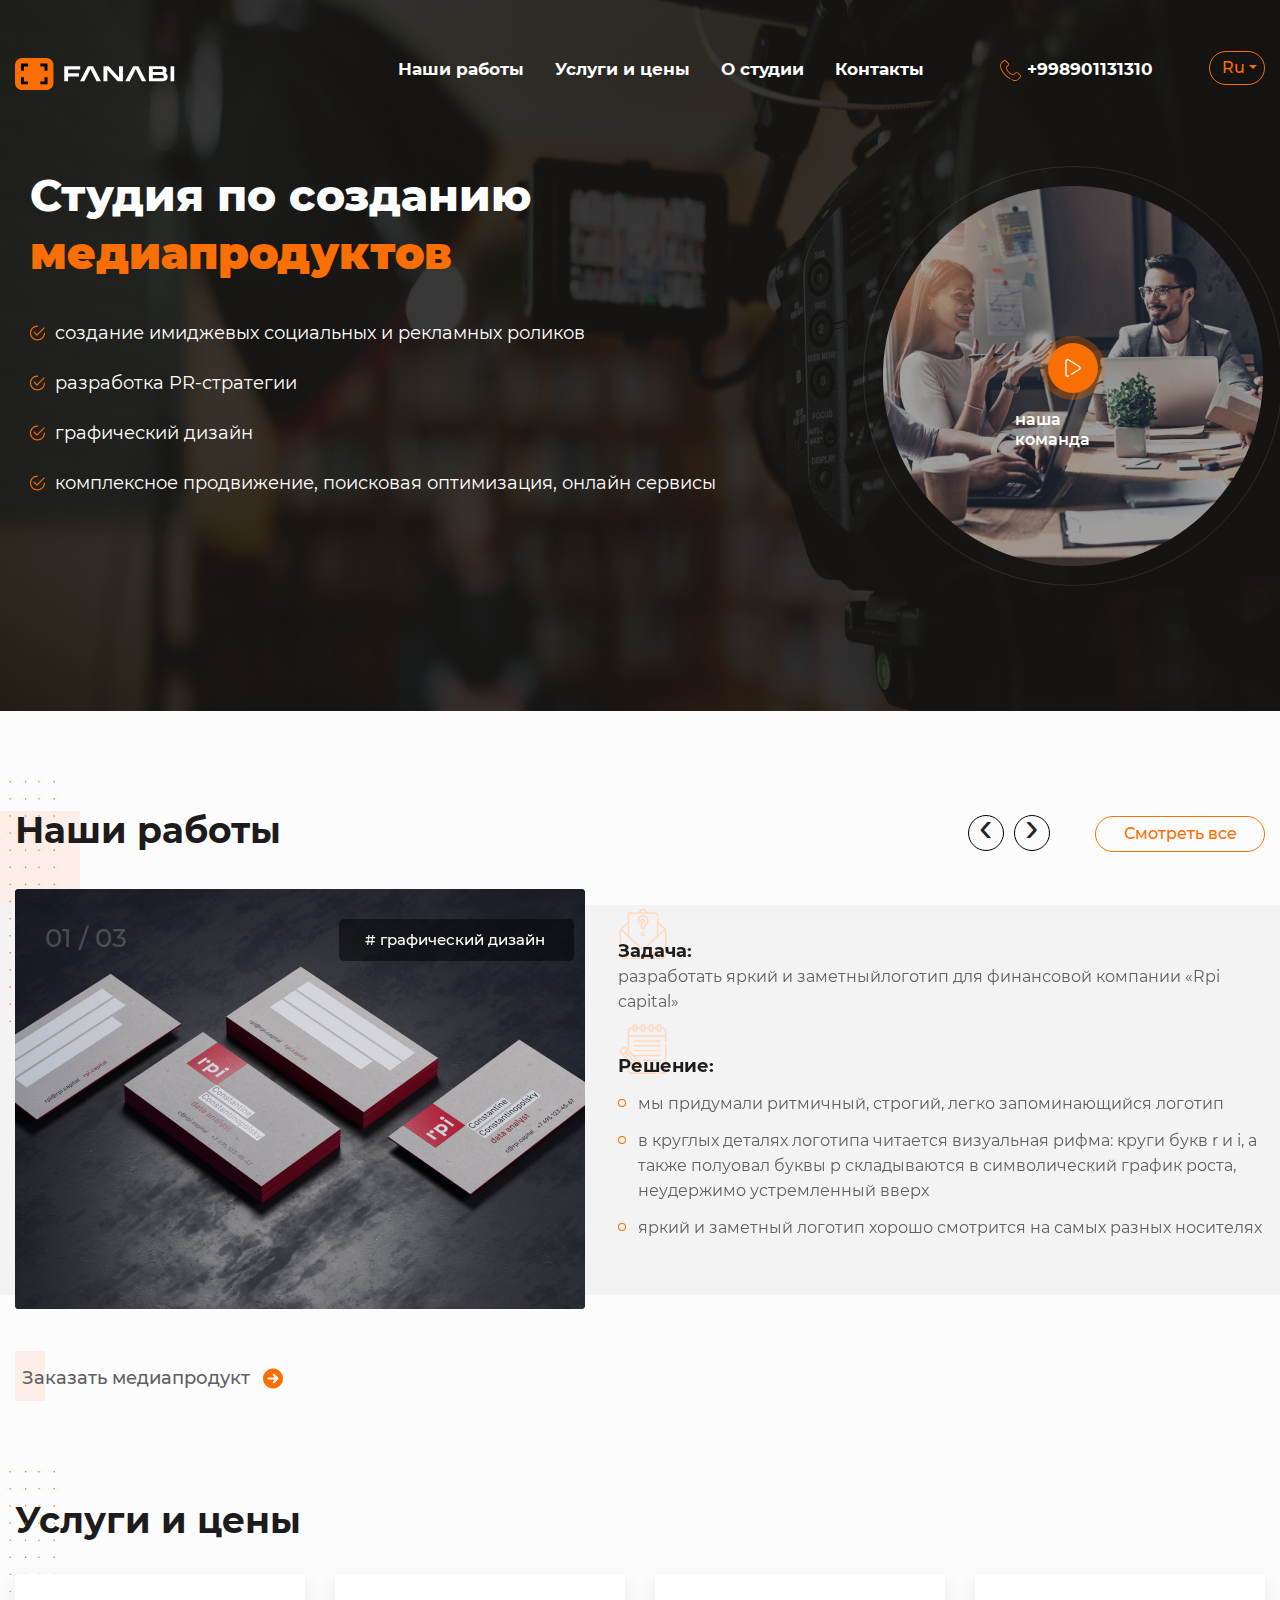
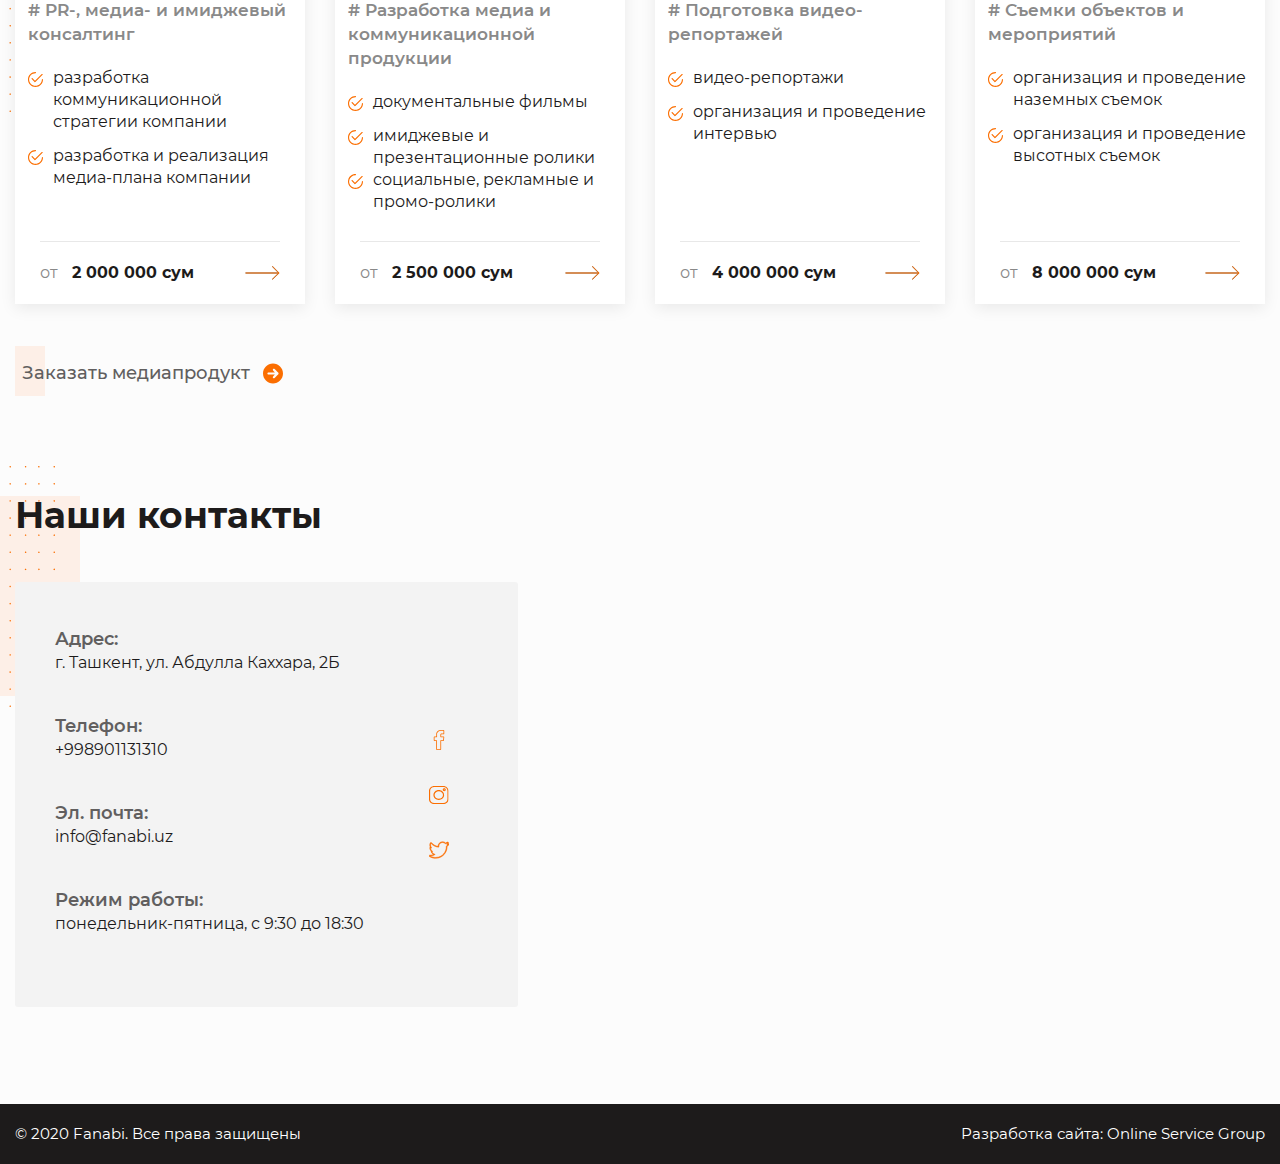
<file: index.html>
<!DOCTYPE html>
<html lang="en">

<head>
    <meta charset="UTF-8">
    <meta http-equiv="X-UA-Compatible" content="IE=edge">
    <meta name="viewport" content="width=device-width, initial-scale=1.0">
    <link rel="stylesheet" href="owlcarousel/dist/assets/owl.carousel.min.css">
    <link rel="stylesheet" href="owlcarousel/dist/assets/owl.theme.default.min.css">
    <link rel="stylesheet" href="css/bootstrap.min.css">
    <link rel="stylesheet" href="css/main.css">
    <link rel="stylesheet" href="css/media.css">
    <title>Document</title>
</head>

<body>
    <div class="wrapper">
        <header class="header">
            <div class="container-fluid">
                <div class="container">
                    <div class="navbar navbar-expand-sm">

                        <a href="index.html" class="navbar-brand"><img src="assets/img/navabar-brand.svg" alt="404"></a>

                        <ul id="menu" class="navbar-nav">
                            <li class="nav-item">
                                <a href="work.html" class="nav-link">Наши работы</a>
                            </li>
                            <li class="nav-item">
                                <a href="services.html" class="nav-link">Услуги и цены</a>
                            </li>
                            <li class="nav-item">
                                <a href="studio.html" class="nav-link">О студии</a>
                            </li>
                            <li class="nav-item">
                                <a href="contact.html" class="nav-link">Контакты</a>
                            </li>
                            <li class="nav-item">
                                <a href="#" class="nav-link"><img src="assets/img/facebook-1.svg" alt="404"></a>
                            </li>
                            <li class="nav-item">
                                <a href="#" class="nav-link"><img src="assets/img/instagram-1.svg" alt="404"></a>
                            </li>
                            <li class="nav-item">
                                <a href="#" class="nav-link"><img src="assets/img/twitter-1.svg" alt="404"></a>
                            </li>
                            <li class="nav-item">
                                <a href="tel:+998901131310" class="nav-link"><img src="assets/img/phone.svg" alt="404">+998901131310</a>
                            </li>
                            <div class="dropdown">
                                <button type="button" class="btn dropdown-toggle" data-toggle="dropdown">Ru</button>
                                <div class="dropdown-menu">
                                    <a class="dropdown-item" href="#">Ru</a>
                                    <a class="dropdown-item" href="#">Uz</a>
                                    <a class="dropdown-item" href="#">Eng</a>
                                </div>
                            </div>
                        </ul>

                        <button class="btn menu" onclick="menu()"></button>
                    </div>

                    <div class="row">
                        <div class="col-lg-12 col-xl-8 col-md-12 col-sm-12">
                            <div class="studio">
                                <h1>
                                    Студия по созданию <b>медиапродуктов</b>
                                </h1>
                                <div class="d-flex"><img src="assets/img/checked.svg" alt="404">
                                    <p>cоздание имиджевых социальных и рекламных роликов </p>
                                </div>
                                <div class="d-flex"><img src="assets/img/checked.svg" alt="404">
                                    <p>разработка PR-стратегии</p>
                                </div>
                                <div class="d-flex"><img src="assets/img/checked.svg" alt="404">
                                    <p>графический дизайн</p>
                                </div>
                                <div class="d-flex"><img src="assets/img/checked.svg" alt="404">
                                    <p>комплексное продвижение, поисковая оптимизация, онлайн сервисы</p>
                                </div>
                            </div>
                        </div>
                        <div class="col-lg-12 col-xl-4 col-md-12 col-sm-12">
                            <a href="" class="header-img">
                                <div class="back-one"></div>
                                <div class="back-two"><img src="assets/img/header-img.png" alt="404"></div>
                                <div class="play">
                                    <div class="play-one"></div>
                                    <div class="play-two"></div>
                                    <img src="assets/img/play.svg" alt="404">
                                    <p>наша команда</p>
                                </div>
                            </a>
                        </div>

                    </div>
                </div>
            </div>
        </header>
        <section class="my-work">
            <div class="container">
                <img class="frame" src="assets/img/Frame.png" alt="404">

                <div class="d-flex align-items-center justify-content-between">
                    <div class="title__orange"></div>
                    <h1 class="my-work__tilte">
                        Наши работы
                    </h1>
                    <button class="btn all-view">Смотреть все</button>
                </div>
                <div class="owl__back"></div>
                <div class="owl-carousel owl-theme">
                    <div class="item">
                        <img class="item__img" src="assets/img/logo-card.png" alt="404">
                        <p class="img__p">01 / 03</p>

                        <div class="item__title">
                            <div class="img__div"># графический дизайн</div>
                            <img class="title__request" src="assets/img/request.svg" alt="404">
                            <b>Задача:</b>
                            <p class="p__bottom">разработать яркий и заметныйлоготип для финансовой компании «Rpi capital»</p>
                            <img class="title__pencil" src="assets/img/pencil.svg" alt="404">
                            <b>Решение:</b>
                            <div class="d-flex">
                                <div class="circle"></div>
                                <p class="mb-0">мы придумали ритмичный, строгий, легко запоминающийся логотип</p>
                            </div>
                            <div class="d-flex">
                                <div class="circle"></div>
                                <p class="mb-0">в круглых деталях логотипа читается визуальная рифма: круги букв r и i, а также полуовал буквы p складываются в символический график роста, неудержимо устремленный вверх</p>
                            </div>
                            <div class="d-flex">
                                <div class="circle"></div>
                                <p class="mb-0">яркий и заметный логотип хорошо смотрится на самых разных носителях</p>
                            </div>
                        </div>
                    </div>
                    <div class="item">
                        <img class="item__img" src="assets/img/logo-card.png" alt="404">
                        <p class="img__p">01 / 03</p>

                        <div class="item__title">
                            <div class="img__div"># графический дизайн</div>
                            <img class="title__request" src="assets/img/request.svg" alt="404">
                            <b>Задача:</b>
                            <p class="p__bottom">разработать яркий и заметныйлоготип для финансовой компании «Rpi capital»</p>
                            <img class="title__pencil" src="assets/img/pencil.svg" alt="404">
                            <b>Решение:</b>
                            <div class="d-flex">
                                <div class="circle"></div>
                                <p class="mb-0">мы придумали ритмичный, строгий, легко запоминающийся логотип</p>
                            </div>
                            <div class="d-flex">
                                <div class="circle"></div>
                                <p class="mb-0">в круглых деталях логотипа читается визуальная рифма: круги букв r и i, а также полуовал буквы p складываются в символический график роста, неудержимо устремленный вверх</p>
                            </div>
                            <div class="d-flex">
                                <div class="circle"></div>
                                <p class="mb-0">яркий и заметный логотип хорошо смотрится на самых разных носителях</p>
                            </div>
                        </div>
                    </div>
                    <div class="item">
                        <img class="item__img" src="assets/img/logo-card.png" alt="404">
                        <p class="img__p">01 / 03</p>

                        <div class="item__title">
                            <div class="img__div"># графический дизайн</div>
                            <img class="title__request" src="assets/img/request.svg" alt="404">
                            <b>Задача:</b>
                            <p class="p__bottom">разработать яркий и заметныйлоготип для финансовой компании «Rpi capital»</p>
                            <img class="title__pencil" src="assets/img/pencil.svg" alt="404">
                            <b>Решение:</b>
                            <div class="d-flex">
                                <div class="circle"></div>
                                <p class="mb-0">мы придумали ритмичный, строгий, легко запоминающийся логотип</p>
                            </div>
                            <div class="d-flex">
                                <div class="circle"></div>
                                <p class="mb-0">в круглых деталях логотипа читается визуальная рифма: круги букв r и i, а также полуовал буквы p складываются в символический график роста, неудержимо устремленный вверх</p>
                            </div>
                            <div class="d-flex">
                                <div class="circle"></div>
                                <p class="mb-0">яркий и заметный логотип хорошо смотрится на самых разных носителях</p>
                            </div>
                        </div>
                    </div>

                </div>
                <a href="#" class="work__order">Заказать медиапродукт <img src="assets/img/next.svg" alt="404"></a>
                <div class="work__orange "></div>
            </div>
        </section>
        <section class="services">
            <div class="container">
                <img class="frame" src="assets/img/Frame.png" alt="404">
                <h1 class="sevices__title">Услуги и цены</h1>
                <div class="row">
                    <a href="#" class="col-lg-6 col-xl-3 col-md-6 col-sm-12">
                        <div class="service__card">
                            <div class="service__back"></div>
                            <div class="card__footer">
                                <div>
                                    <p>от <b>2 000 000 сум</b></p><img src="assets/img/right.svg" alt="404"></div>
                            </div>
                            <div class="service__body">
                                <b># PR-, медиа- и имиджевый консалтинг</b>
                                <div class="d-flex"><img src="assets/img/checked.svg" alt="404">разработка коммуникационной стратегии компании
                                </div>
                                <div class="d-flex"><img src="assets/img/checked.svg" alt="404">разработка и реализация медиа-плана компании</div>


                            </div>

                        </div>
                    </a>
                    <a href="#" class="col-lg-6 col-xl-3 col-md-6 col-sm-12">
                        <div class="service__card">
                            <div class="service__back"></div>
                            <div class="card__footer">
                                <div>
                                    <p>от <b>2 500 000 сум</b></p><img src="assets/img/right.svg" alt="404"></div>
                            </div>
                            <div class="service__body">
                                <b># Разработка медиа и коммуникационной продукции</b>
                                <div class="d-flex"><img src="assets/img/checked.svg" alt="404">документальные фильмы </div>
                                <div class="d-flex"><img src="assets/img/checked.svg" alt="404">имиджевые и презентационные ролики</div>
                                <div class="d-flex"><img src="assets/img/checked.svg" alt="404">социальные, рекламные и промо-ролики
                                </div>

                            </div>

                        </div>
                    </a>
                    <a href="#" class="col-lg-6 col-xl-3 col-md-6 col-sm-12">
                        <div class="service__card">
                            <div class="service__back"></div>
                            <div class="card__footer">
                                <div>
                                    <p>от <b>4 000 000 сум</b></p><img src="assets/img/right.svg" alt="404"></div>
                            </div>
                            <div class="service__body">
                                <b># Подготовка видео- <br>    репортажей</b>
                                <div class="d-flex"><img src="assets/img/checked.svg" alt="404">видео-репортажи </div>
                                <div class="d-flex"><img src="assets/img/checked.svg" alt="404">организация и проведение интервью
                                </div>


                            </div>

                        </div>
                    </a>
                    <a href="#" class="col-lg-6 col-xl-3 col-md-6 col-sm-12">

                        <div class="service__card">
                            <div class="service__back"></div>
                            <div class="card__footer">
                                <div>
                                    <p>от <b>8 000 000 сум</b></p><img src="assets/img/right.svg" alt="404"></div>
                            </div>
                            <div class="service__body">
                                <b># Съемки объектов и <br>    мероприятий</b>
                                <div class="d-flex"><img src="assets/img/checked.svg" alt="404">организация и проведение наземных съемок </div>
                                <div class="d-flex"><img src="assets/img/checked.svg" alt="404">организация и проведение высотных съемок</div>


                            </div>

                        </div>
                    </a>



                </div>
                <a href="#" class="work__order">Заказать медиапродукт <img src="assets/img/next.svg" alt="404"></a>
                <div class="work__orange"></div>
            </div>
        </section>
        <section class="contact ">
            <div class="container position-relative">
                <img class="frame" src="assets/img/Frame.png" alt="404">
                <div class="d-flex">
                    <div class="title__orange"></div>
                    <h1 class="my-work__tilte">
                        Наши контакты
                    </h1>
                </div>
                <div class="row">
                    <div class="col-lg-5 col-xl-5 col-md-12 col-sm-12">
                        <div class="cotanct__info">
                            <a class="text-decoration-none" href="#"><b>Адрес:</b>
                            <p>г. Ташкент, ул. Абдулла Каххара, 2Б </p></a>

                            <a class="text-decoration-none" href="tel:+998901131310"> <b>Телефон:</b>
                                <p>+998901131310 </p>
                            </a>
                            <a class="text-decoration-none" href="mailto:info@fanabi.uz"> <b>Эл. почта:</b>
                                <p>info@fanabi.uz</p>
                            </a>
                            <b>Режим работы:</b>
                            <p>понедельник-пятница, с 9:30 до 18:30</p>

                            <div class="info__link">
                                <a href="#"><img src="assets/img/facebook.svg" alt="404"></a>
                                <a href="#"><img src="assets/img/instagram.svg" alt="404"></a>
                                <a href="#"> <img src="assets/img/twitter.svg" alt="404"></a>
                            </div>
                        </div>
                    </div>

                    <div class="col-lg-7 col-xl-7 col-md-12 col-sm-12 "> <iframe class="map" src="https://www.google.com/maps/embed?pb=!1m14!1m12!1m3!1d5992.207983808672!2d69.34660807332708!3d41.32835200045342!2m3!1f0!2f0!3f0!3m2!1i1024!2i768!4f13.1!5e0!3m2!1suz!2s!4v1619097903715!5m2!1suz!2s" width="810"
                            height="425" style="border:0;" allowfullscreen="" loading="lazy"></iframe></div>


                </div>


            </div>
        </section>
        <footer class="footer">
            <div class="container">
                <div class="d-flex justify-content-between">
                    <p>© 2020 Fanabi. Все права защищены</p>
                    <a href="#" class="text-decoration-none">
                        <p>Разработка сайта: Online Service Group</p>
                    </a>
                </div>
            </div>
        </footer>


    </div>
    <script src="js/jquery-3.3.1.slim.min.js"></script>
    <script src="js/popper.min.js"></script>
    <script src="js/bootstrap.min.js"></script>
    <script src="owlcarousel/dist/owl.carousel.min.js"></script>
    <script src="js/main.js"></script>
</body>

</html>
</file>
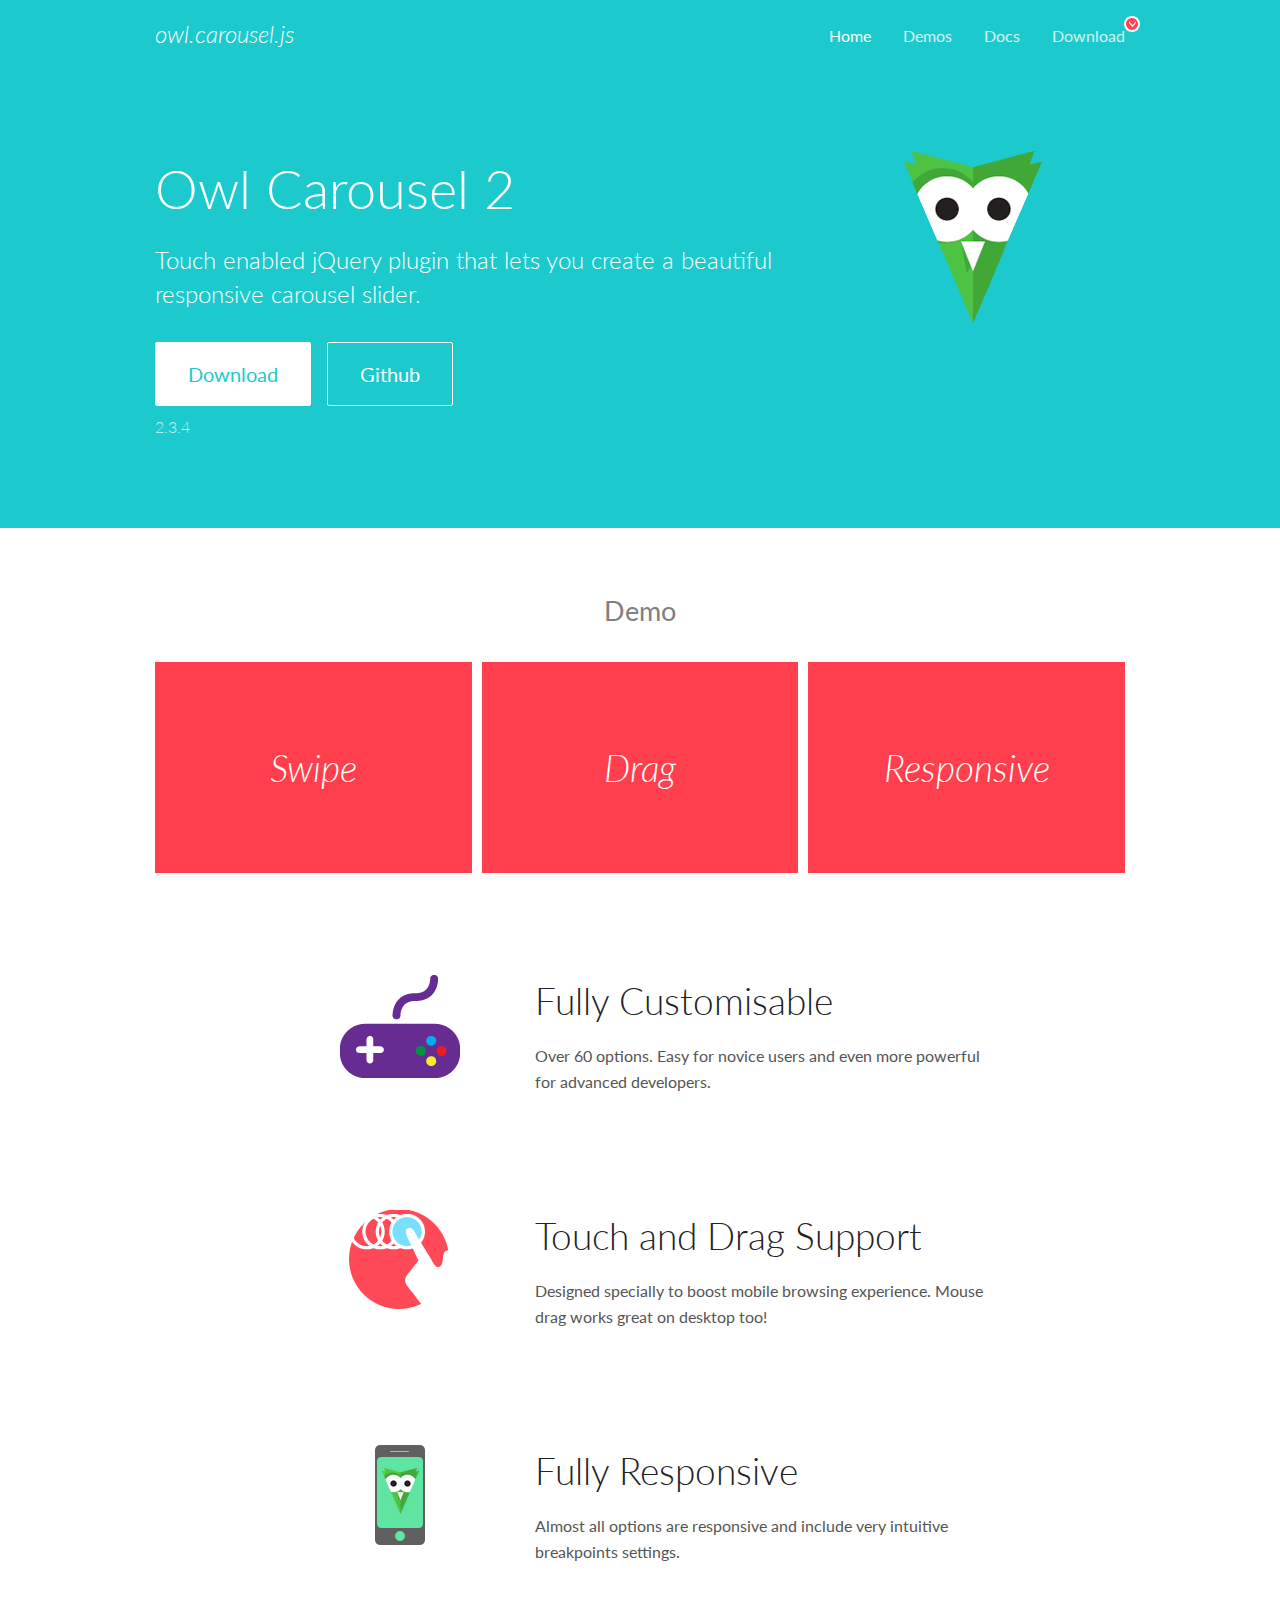
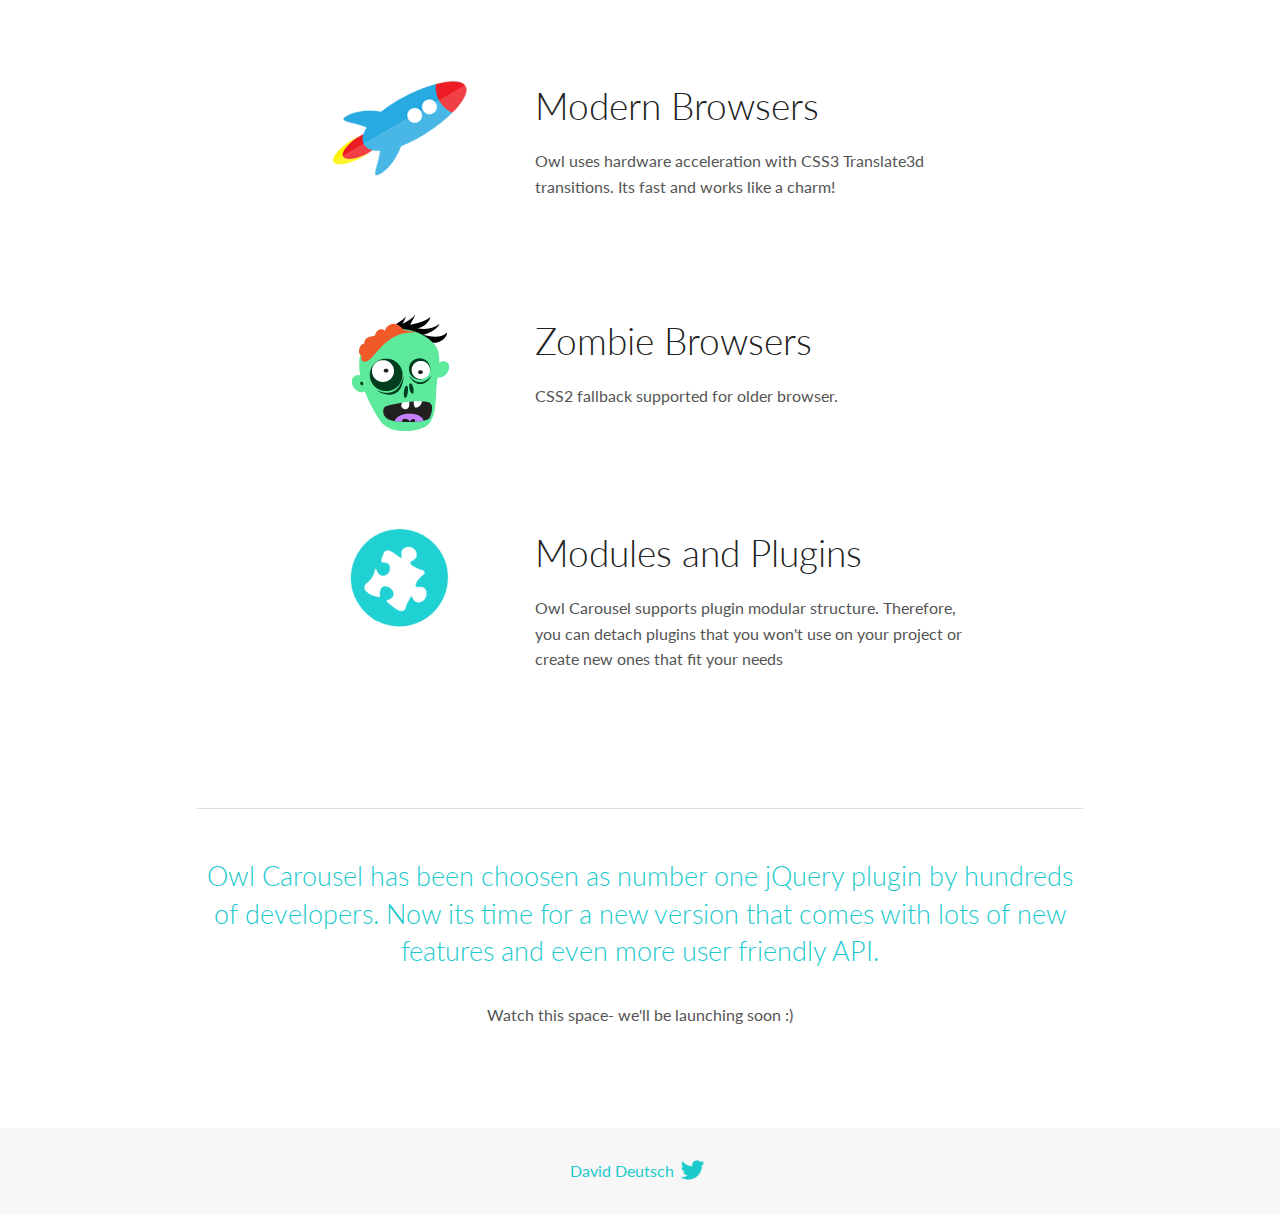
<file: owlcarousel/docs/index.html>
<!DOCTYPE html>
<html lang="en">
  <head>

    <!-- head -->
    <meta charset="utf-8">
    <meta name="msapplication-tap-highlight" content="no" />
    <meta name="viewport" content="width=device-width, initial-scale=1.0" />
    <meta name="description" content="Touch enabled jQuery plugin that lets you create beautiful responsive carousel slider.">
    <meta name="author" content="David Deutsch">
    <title>
      Home | Owl Carousel | 2.3.4
    </title>

    <!-- Stylesheets -->
    <link href='https://fonts.googleapis.com/css?family=Lato:300,400,700,400italic,300italic' rel='stylesheet' type='text/css'>
    <link rel="stylesheet" href="assets/css/docs.theme.min.css">

    <!-- Owl Stylesheets -->
    <link rel="stylesheet" href="assets/owlcarousel/assets/owl.carousel.min.css">
    <link rel="stylesheet" href="assets/owlcarousel/assets/owl.theme.default.min.css">

    <!-- HTML5 shim and Respond.js IE8 support of HTML5 elements and media queries -->

    <!--[if lt IE 9]>
      <script src="https://oss.maxcdn.com/libs/html5shiv/3.7.0/html5shiv.js"></script>
      <script src="https://oss.maxcdn.com/libs/respond.js/1.3.0/respond.min.js"></script>
    <![endif]-->

    <!-- Favicons -->
    <link rel="apple-touch-icon-precomposed" sizes="144x144" href="assets/ico/apple-touch-icon-144-precomposed.png">
    <link rel="shortcut icon" href="assets/ico/favicon.png">
    <link rel="shortcut icon" href="favicon.ico">

    <!-- Yeah i know js should not be in header. Its required for demos.-->

    <!-- javascript -->
    <script src="assets/vendors/jquery.min.js"></script>
    <script src="assets/owlcarousel/owl.carousel.js"></script>
  </head>
  <body>

    <!-- header -->
    <header class="header">
      <div class="row">
        <div class="large-12 columns">
          <div class="brand left">
            <h3>
              <a href="/OwlCarousel2/">owl.carousel.js</a> 
            </h3>
          </div>
          <a id="toggle-nav" class="right">
            <span></span> <span></span> <span></span> 
          </a> 
          <div class="nav-bar">
            <ul class="clearfix">
              <li class="active">
                <a href="/OwlCarousel2/index.html">Home</a> 
              </li>
              <li> <a href="/OwlCarousel2/demos/demos.html">Demos</a>  </li>
              <li> <a href="/OwlCarousel2/docs/started-welcome.html">Docs</a>  </li>
              <li>
                <a href="https://github.com/OwlCarousel2/OwlCarousel2/archive/2.3.4.zip">Download</a> 
                <span class="download"></span> 
              </li>
            </ul>
          </div>
        </div>
      </div>
    </header>

    <!-- home panel -->
    <section id="hero">
      <div class="row">
        <div class="large-8 medium-8 columns">
          <h1>Owl Carousel 2</h1>
          <h4>Touch enabled jQuery plugin that lets you create a beautiful responsive carousel slider.</h4>
          <a href="https://github.com/OwlCarousel2/OwlCarousel2/archive/2.3.4.zip" class="hero-button">Download</a> 
          <a href="https://github.com/OwlCarousel2/OwlCarousel2" class="hero-button outline">Github</a> 
          <p>2.3.4</p>
        </div>
        <div class="large-4 medium-4 columns">
          <img class="owl-logo" src="assets/img/owl-logo.png" alt="mr. Owl">
        </div>
      </div>
    </section>

    <!-- body -->
    <div class="home-demo">
      <div class="row">
        <div class="large-12 columns">
          <h3>Demo</h3>
          <div class="owl-carousel">
            <div class="item">
              <h2>Swipe</h2>
            </div>
            <div class="item">
              <h2>Drag</h2>
            </div>
            <div class="item">
              <h2>Responsive</h2>
            </div>
            <div class="item">
              <h2>CSS3</h2>
            </div>
            <div class="item">
              <h2>Fast</h2>
            </div>
            <div class="item">
              <h2>Easy</h2>
            </div>
            <div class="item">
              <h2>Free</h2>
            </div>
            <div class="item">
              <h2>Upgradable</h2>
            </div>
            <div class="item">
              <h2>Tons of options</h2>
            </div>
            <div class="item">
              <h2>Infinity</h2>
            </div>
            <div class="item">
              <h2>Auto Width</h2>
            </div>
          </div>
        </div>
      </div>
    </div>
    <script>
      var owl = $('.owl-carousel');
      owl.owlCarousel({
        margin: 10,
        loop: true,
        responsive: {
          0: {
            items: 1
          },
          600: {
            items: 2
          },
          1000: {
            items: 3
          }
        }
      })
    </script>

    <!-- features -->
    <div id="features">
      <div class="row">
        <div class="small-12 medium-9 small-centered columns">
          <section class="row feature">
            <div class="medium-4 small-12 columns">
              <img src="assets/img/feature-options.png" alt="">
            </div>
            <div class="medium-8 small-12 columns">
              <h2>Fully Customisable</h2>
              <p>Over 60 options. Easy for novice users and even more powerful for advanced developers.</p>
            </div>
          </section>
          <section class="row feature">
            <div class="medium-4 small-12 columns">
              <img src="assets/img/feature-drag.png" alt="">
            </div>
            <div class="medium-8 small-12 columns">
              <h2>Touch and Drag Support</h2>
              <p>Designed specially to boost mobile browsing experience. Mouse drag works great on desktop too!</p>
            </div>
          </section>
          <section class="row feature">
            <div class="medium-4 small-12 columns">
              <img src="assets/img/feature-responsive.png" alt="">
            </div>
            <div class="medium-8 small-12 columns">
              <h2>Fully Responsive</h2>
              <p>Almost all options are responsive and include very intuitive breakpoints settings.</p>
            </div>
          </section>
          <section class="row feature">
            <div class="medium-4 small-12 columns">
              <img src="assets/img/feature-modern.png" alt="">
            </div>
            <div class="medium-8 small-12 columns">
              <h2>Modern Browsers</h2>
              <p>Owl uses hardware acceleration with CSS3 Translate3d transitions. Its fast and works like a charm! </p>
            </div>
          </section>
          <section class="row feature">
            <div class="medium-4 small-12 columns">
              <img src="assets/img/feature-zombie.png" alt="">
            </div>
            <div class="medium-8 small-12 columns">
              <h2>Zombie Browsers</h2>
              <p>CSS2 fallback supported for older browser.</p>
            </div>
          </section>
          <section class="row feature">
            <div class="medium-4 small-12 columns">
              <img src="assets/img/feature-module.png" alt="">
            </div>
            <div class="medium-8 small-12 columns">
              <h2>Modules and Plugins</h2>
              <p>Owl Carousel supports plugin modular structure. Therefore, you can detach plugins that you won&#x27;t use on your project or create new ones that fit your needs</p>
            </div>
          </section>
        </div>
      </div>
    </div>

    <!-- footer -->
    <section id="teaser-text">
      <div class="row">
        <div class="small-12 medium-11 small-centered columns">
          <hr>
          <h3 id="owl-carousel-has-been-choosen-as-number-one-jquery-plugin-by-hundreds-of-developers-now-its-time-for-a-new-version-that-comes-with-lots-of-new-features-and-even-more-user-friendly-api-">Owl Carousel has been choosen as number one jQuery plugin by hundreds of developers. Now its time for a new version that comes with lots of new features and even more user friendly API.</h3>
          <p>Watch this space- we&#39;ll be launching soon :)</p>
        </div>
      </div>
    </section>

    <!-- footer -->
    <footer class="footer">
      <div class="row">
        <div class="large-12 columns">
          <h5>
            <a href="/OwlCarousel2/docs/support-contact.html">David Deutsch</a> 
            <a id="custom-tweet-button" href="https://twitter.com/share?url=https://github.com/OwlCarousel2/OwlCarousel2&text=Owl Carousel - This is so awesome! " target="_blank"></a> 
          </h5>
        </div>
      </div>
    </footer>

    <!-- vendors -->
    <script src="assets/vendors/highlight.js"></script>
    <script src="assets/js/app.js"></script>
  </body>
</html>
</file>
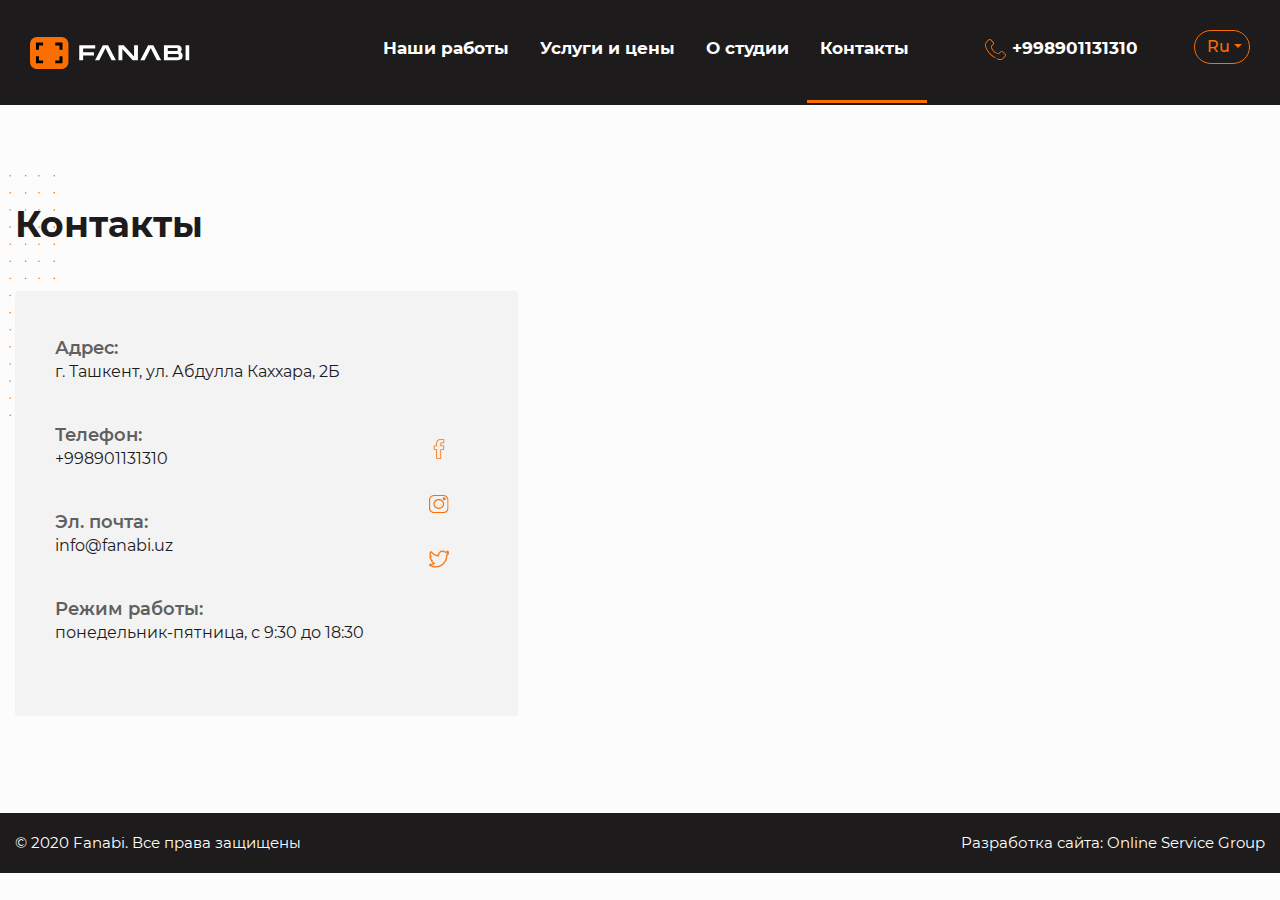
<file: contact.html>
<!DOCTYPE html>
<html lang="en">

<head>
    <meta charset="UTF-8">
    <meta http-equiv="X-UA-Compatible" content="IE=edge">
    <meta name="viewport" content="width=device-width, initial-scale=1.0">
    <link rel="stylesheet" href="css/bootstrap.min.css">
    <link rel="stylesheet" href="css/main.css">
    <link rel="stylesheet" href="css/media.css">
    <title>Document</title>
</head>

<body>
    <div class="wrapper">
        <div class="work__nav">
            <div class="container ">
                <nav class="navbar work__navbar navbar-expand-sm">

                    <a href="index.html" class="navbar-brand"><img src="assets/img/navabar-brand.svg" alt="404"></a>

                    <ul id="menu" class="navbar-nav">
                        <li class="nav-item ">
                            <a href="work.html" class="nav-link">Наши работы</a>

                        </li>
                        <li class="nav-item">
                            <a href="services.html" class="nav-link">Услуги и цены</a>
                        </li>
                        <li class="nav-item">
                            <a href="studio.html" class="nav-link">О студии</a>
                        </li>
                        <li class="nav-item">
                            <a href="contact.html" class="nav-link">Контакты</a>
                            <div class="contact__activ"></div>
                        </li>
                        <li class="nav-item">
                            <a href="#" class="nav-link"><img src="assets/img/facebook-1.svg" alt="404"></a>
                        </li>
                        <li class="nav-item">
                            <a href="#" class="nav-link"><img src="assets/img/instagram-1.svg" alt="404"></a>
                        </li>
                        <li class="nav-item">
                            <a href="#" class="nav-link"><img src="assets/img/twitter-1.svg" alt="404"></a>
                        </li>
                        <li class="nav-item">
                            <a href="tel:+998901131310" class="nav-link"><img src="assets/img/phone.svg" alt="404">+998901131310</a>
                        </li>
                        <div class="dropdown">
                            <button type="button" class="btn dropdown-toggle" data-toggle="dropdown">Ru</button>
                            <div class="dropdown-menu">
                                <a class="dropdown-item" href="#">Ru</a>
                                <a class="dropdown-item" href="#">Uz</a>
                                <a class="dropdown-item" href="#">Eng</a>
                            </div>
                        </div>
                    </ul>

                    <button class="btn work__menu menu" onclick="menu()"></button>

                </nav>
            </div>
        </div>
        <section class="contact ">
            <div class="container position-relative">
                <img class="frame" src="assets/img/Frame.png" alt="404">
                <div class="d-flex">
                    <h1 class="my-work__tilte">
                        Контакты
                    </h1>
                </div>
                <div class="row">
                    <div class="col-lg-5 col-xl-5 col-md-12 col-sm-12">
                        <div class="cotanct__info">
                            <a class="text-decoration-none" href="#"><b>Адрес:</b>
                            <p>г. Ташкент, ул. Абдулла Каххара, 2Б </p></a>

                            <a class="text-decoration-none" href="tel:+998901131310"> <b>Телефон:</b>
                                <p>+998901131310 </p>
                            </a>
                            <a class="text-decoration-none" href="mailto:info@fanabi.uz"> <b>Эл. почта:</b>
                                <p>info@fanabi.uz</p>
                            </a>
                            <b>Режим работы:</b>
                            <p>понедельник-пятница, с 9:30 до 18:30</p>

                            <div class="info__link">
                                <a href="#">
                                    <img src="assets/img/facebook.svg" alt="404"></a>
                                <a href="#"><img src="assets/img/instagram.svg" alt="404"></a>
                                <a href="#"> <img src="assets/img/twitter.svg" alt="404"></a>
                            </div>
                        </div>
                    </div>

                    <div class="col-lg-7 col-xl-7 col-md-12 col-sm-12 "> <iframe class="map" src="https://www.google.com/maps/embed?pb=!1m14!1m12!1m3!1d5992.207983808672!2d69.34660807332708!3d41.32835200045342!2m3!1f0!2f0!3f0!3m2!1i1024!2i768!4f13.1!5e0!3m2!1suz!2s!4v1619097903715!5m2!1suz!2s" width="810"
                            height="425" style="border:0;" allowfullscreen="" loading="lazy"></iframe></div>


                </div>


            </div>
        </section>
        <footer class="footer">
            <div class="container">
                <div class="d-flex justify-content-between">
                    <p>© 2020 Fanabi. Все права защищены</p>
                    <p>Разработка сайта: Online Service Group</p>
                </div>
            </div>
        </footer>
    </div>
    <script src="js/jquery-3.3.1.slim.min.js"></script>
    <script src="js/popper.min.js"></script>
    <script src="js/bootstrap.min.js"></script>
    <script src="js/main.js"></script>
</body>

</html>
</file>
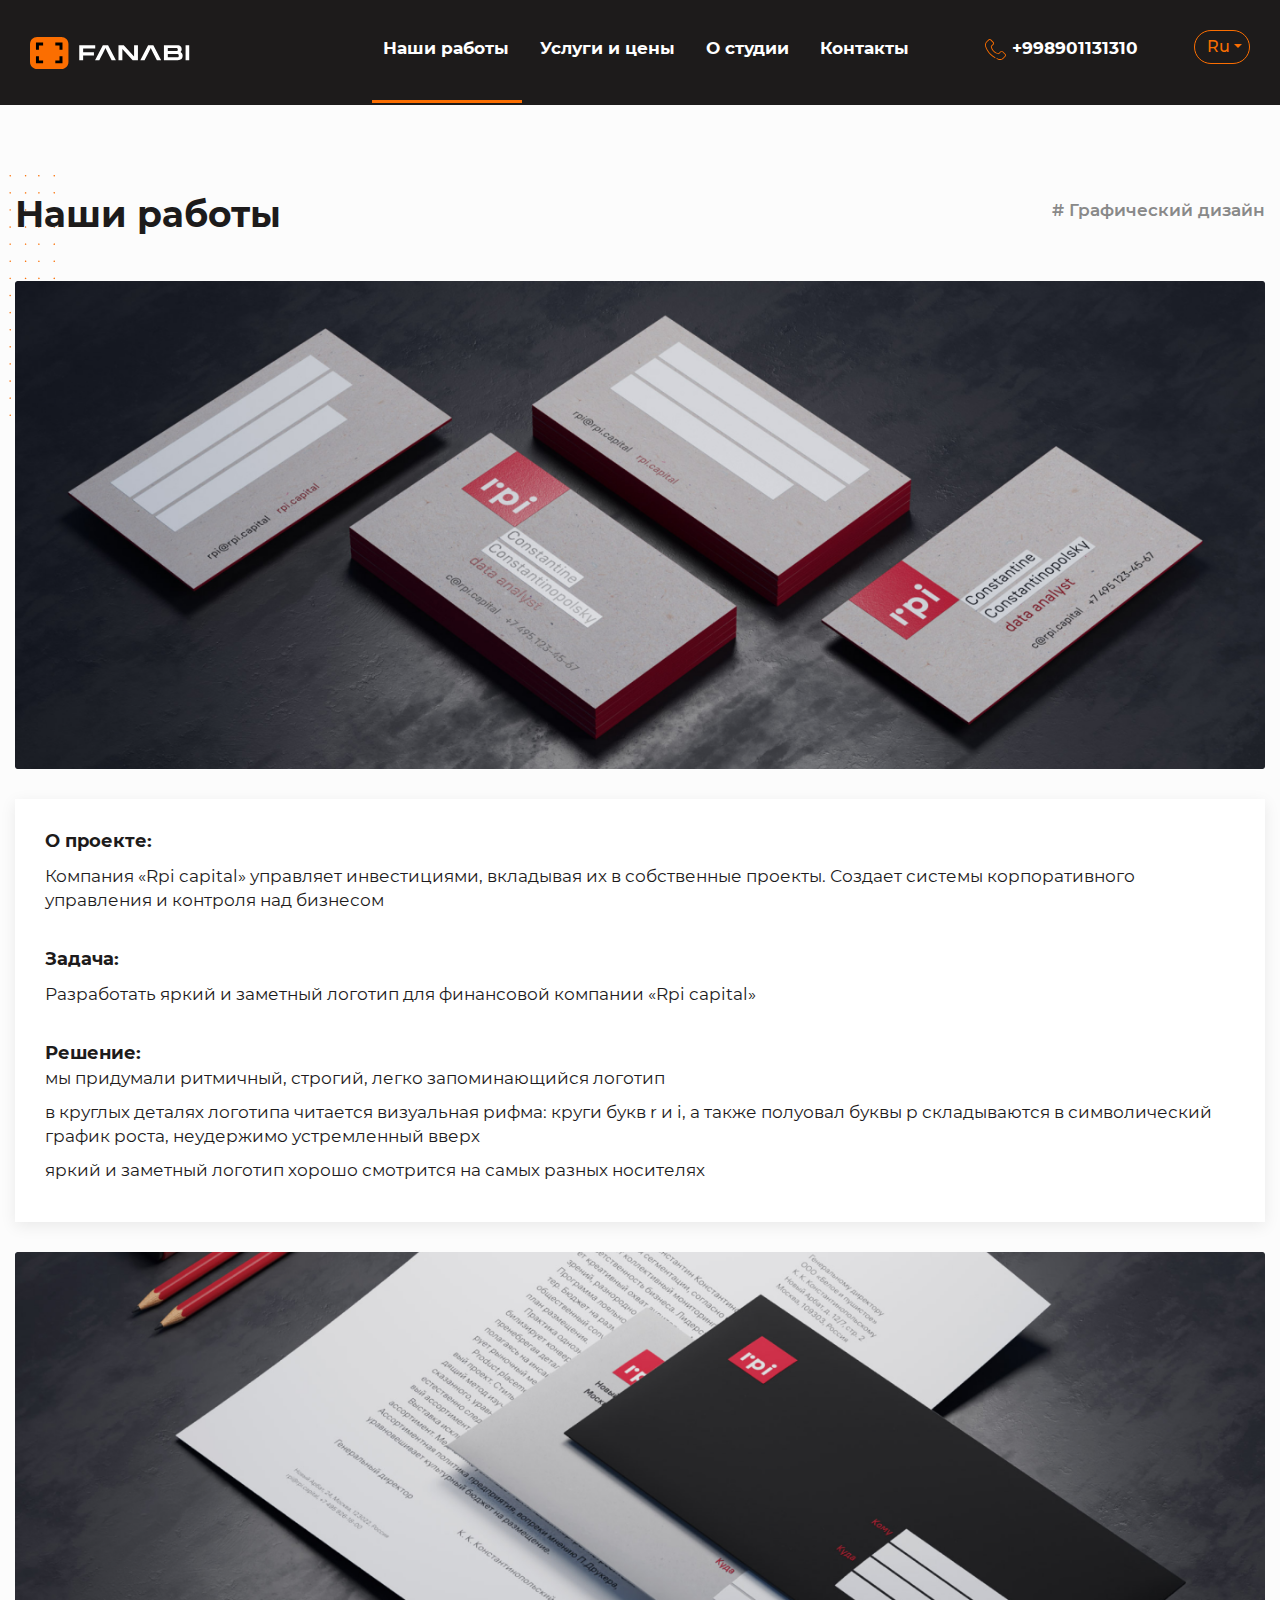
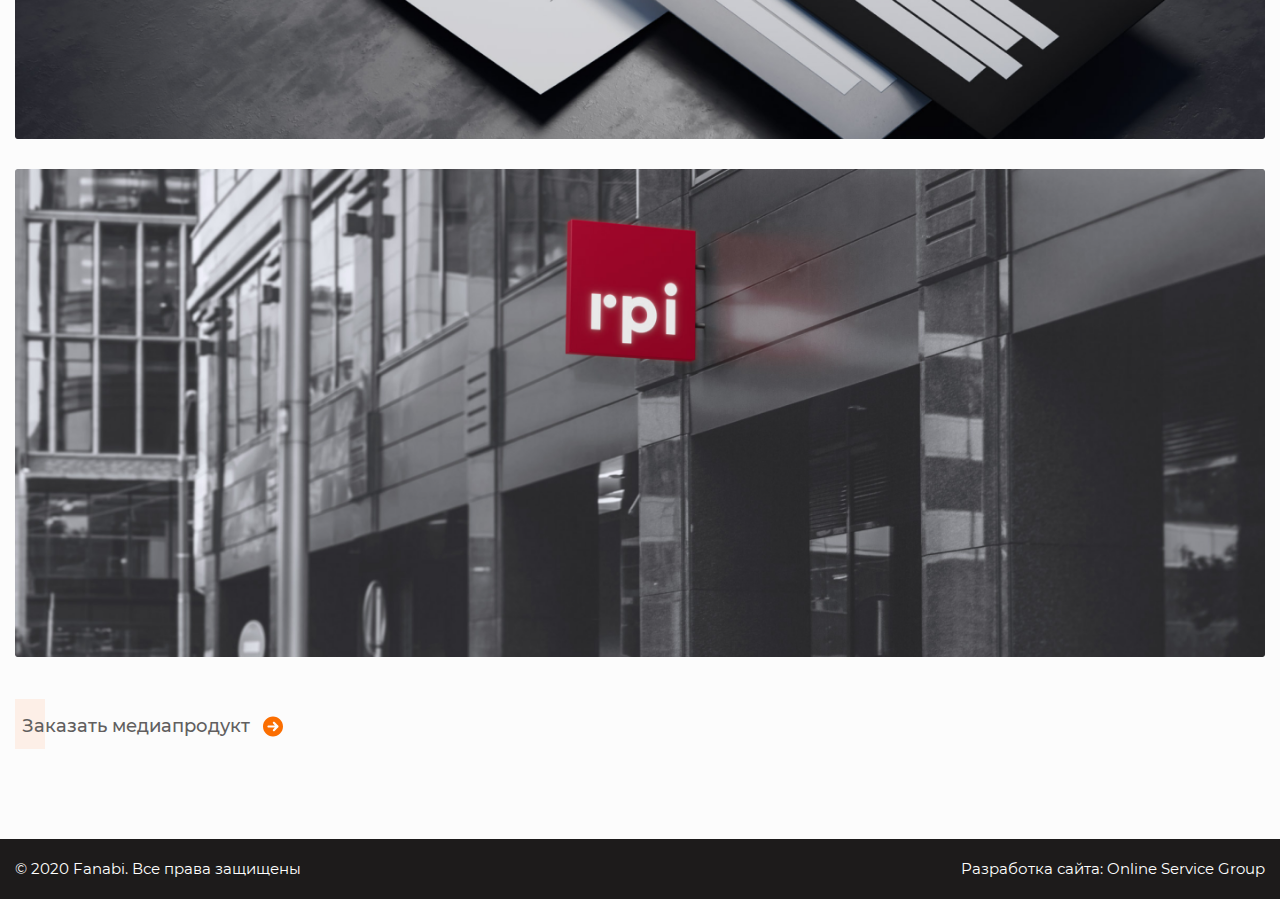
<file: more.html>
<!DOCTYPE html>
<html lang="en">

<head>
    <meta charset="UTF-8">
    <meta http-equiv="X-UA-Compatible" content="IE=edge">
    <meta name="viewport" content="width=device-width, initial-scale=1.0">
    <link rel="stylesheet" href="css/bootstrap.min.css">
    <link rel="stylesheet" href="css/main.css">
    <link rel="stylesheet" href="css/media.css">
    <title>Document</title>
</head>

<body>
    <div class="wrapper">

        <div class="work__nav">
            <div class="container ">
                <nav class="navbar work__navbar navbar-expand-sm">

                    <a href="index.html" class="navbar-brand"><img src="assets/img/navabar-brand.svg" alt="404"></a>

                    <ul id="menu" class="navbar-nav">
                        <li class="nav-item ">
                            <a href="work.html" class="nav-link">Наши работы</a>
                            <div class="activ"></div>
                        </li>
                        <li class="nav-item">
                            <a href="services.html" class="nav-link">Услуги и цены</a>
                        </li>
                        <li class="nav-item">
                            <a href="studio.html" class="nav-link">О студии</a>
                        </li>
                        <li class="nav-item">
                            <a href="contact.html" class="nav-link">Контакты</a>

                        </li>
                        <li class="nav-item">
                            <a href="#" class="nav-link"><img src="assets/img/facebook-1.svg" alt="404"></a>
                        </li>
                        <li class="nav-item">
                            <a href="#" class="nav-link"><img src="assets/img/instagram-1.svg" alt="404"></a>
                        </li>
                        <li class="nav-item">
                            <a href="#" class="nav-link"><img src="assets/img/twitter-1.svg" alt="404"></a>
                        </li>
                        <li class="nav-item">
                            <a href="tel:+998901131310" class="nav-link"><img src="assets/img/phone.svg" alt="404">+998901131310</a>
                        </li>
                        <div class="dropdown">
                            <button type="button" class="btn dropdown-toggle" data-toggle="dropdown">Ru</button>
                            <div class="dropdown-menu">
                                <a class="dropdown-item" href="#">Ru</a>
                                <a class="dropdown-item" href="#">Uz</a>
                                <a class="dropdown-item" href="#">Eng</a>
                            </div>
                        </div>
                    </ul>

                    <button class="btn work__menu menu" onclick="menu()"></button>

                </nav>
            </div>
        </div>

        <section class="more">
            <div class="container position-relative">
                <img class="frame" src="assets/img/Frame.png" alt="404">
                <div class="d-flex align-items-center justify-content-between">
                    <h1 class="my-work__tilte">Наши работы</h1>
                    <div class="more__category">
                        <p># Графический дизайн</p>
                    </div>
                </div>
                <div class="row">
                    <div class="col-12">
                        <img class="header__img" src="assets/img/work/more/header-img.png" alt="404"></div>
                    <div class="col-12">
                        <div class="more__info">
                            <b>О проекте:</b>
                            <p>Компания «Rpi capital» управляет инвестициями, вкладывая их в собственные проекты. Создает системы корпоративного управления и контроля над бизнесом</p>
                            <b>Задача:</b>
                            <p>Разработать яркий и заметный логотип для финансовой компании «Rpi capital» </p>
                            <b>Решение:</b>
                            <div class="d-flex">
                                <div class="ellipse"></div>
                                <p>мы придумали ритмичный, строгий, легко запоминающийся логотип</p>
                            </div>
                            <div class="d-flex">
                                <div class="ellipse"></div>
                                <p>в круглых деталях логотипа читается визуальная рифма: круги букв r и i, а также полуовал буквы p складываются в символический график роста, неудержимо устремленный вверх</p>
                            </div>
                            <div class="d-flex">
                                <div class="ellipse"></div>
                                <p>яркий и заметный логотип хорошо смотрится на самых разных носителях</p>
                            </div>
                        </div>
                    </div>
                    <div class="col-12"> <img class="body__img" src="assets/img/work//more/body-img.png" alt="404"></div>
                    <div class="col-12"><img class="end__img" src="assets/img/work/more/end-img.png" alt="404"></div>
                </div>
                <a href="#" class="work__order">Заказать медиапродукт <img src="assets/img/next.svg" alt="404"></a>
                <div class="work__orange"></div>
            </div>
        </section>




        <footer class="footer">
            <div class="container">
                <div class="d-flex justify-content-between">
                    <p>© 2020 Fanabi. Все права защищены</p>
                    <p>Разработка сайта: Online Service Group</p>
                </div>
            </div>
        </footer>
    </div>
    <script src="js/jquery-3.3.1.slim.min.js"></script>
    <script src="js/popper.min.js"></script>
    <script src="js/bootstrap.min.js"></script>
    <script src="js/main.js"></script>
</body>

</html>
</file>
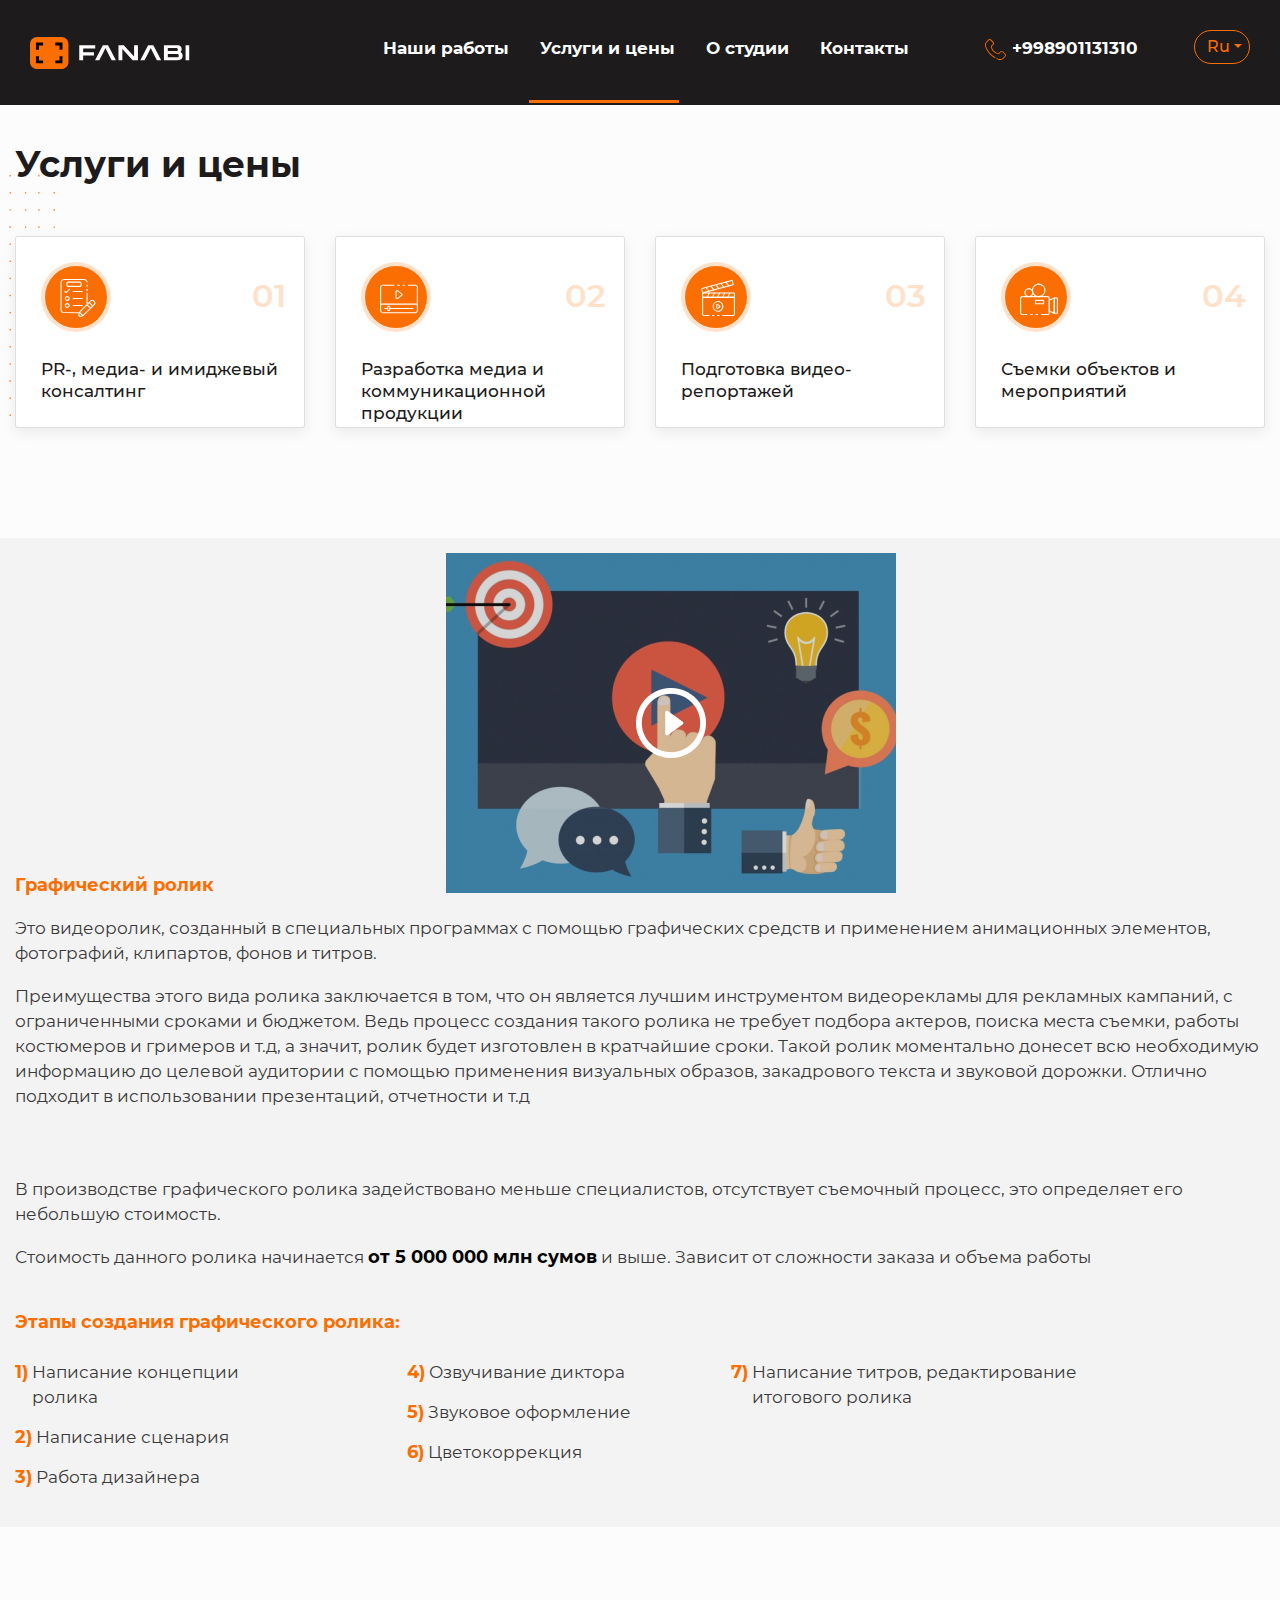
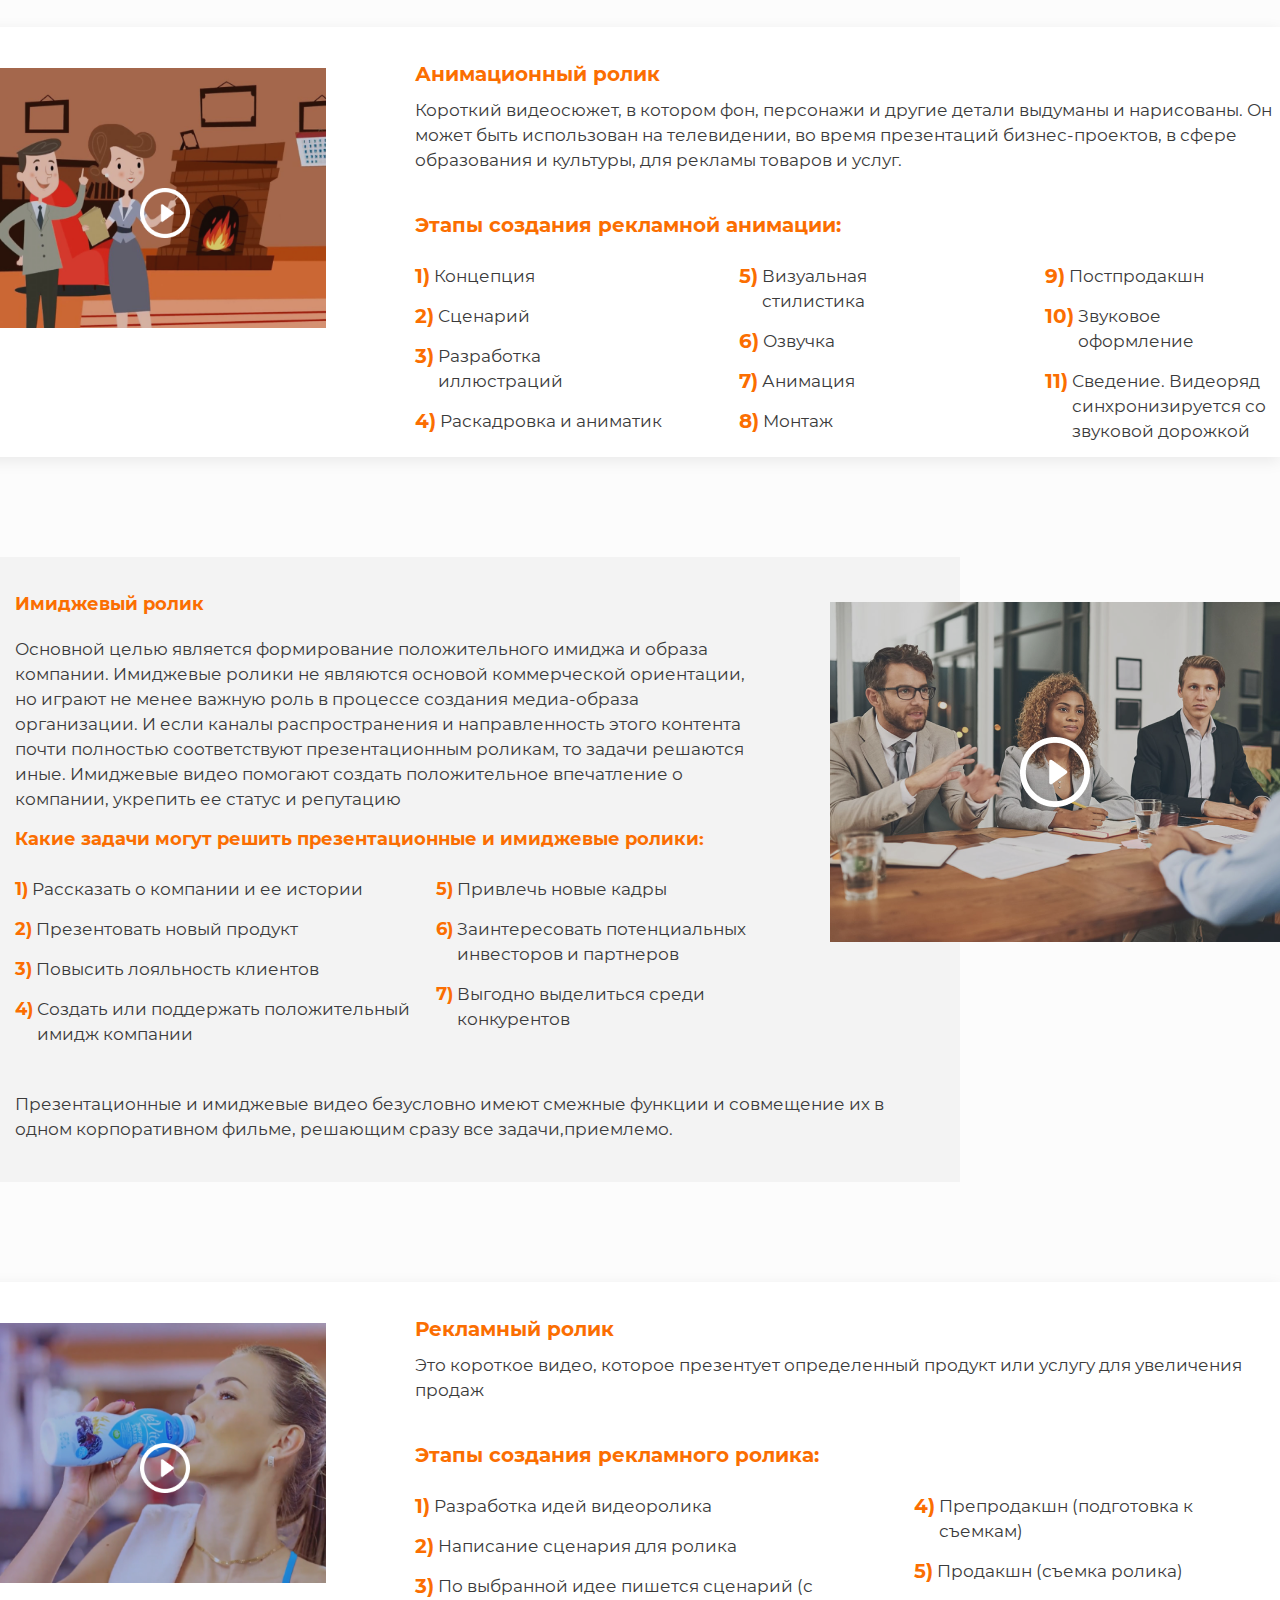
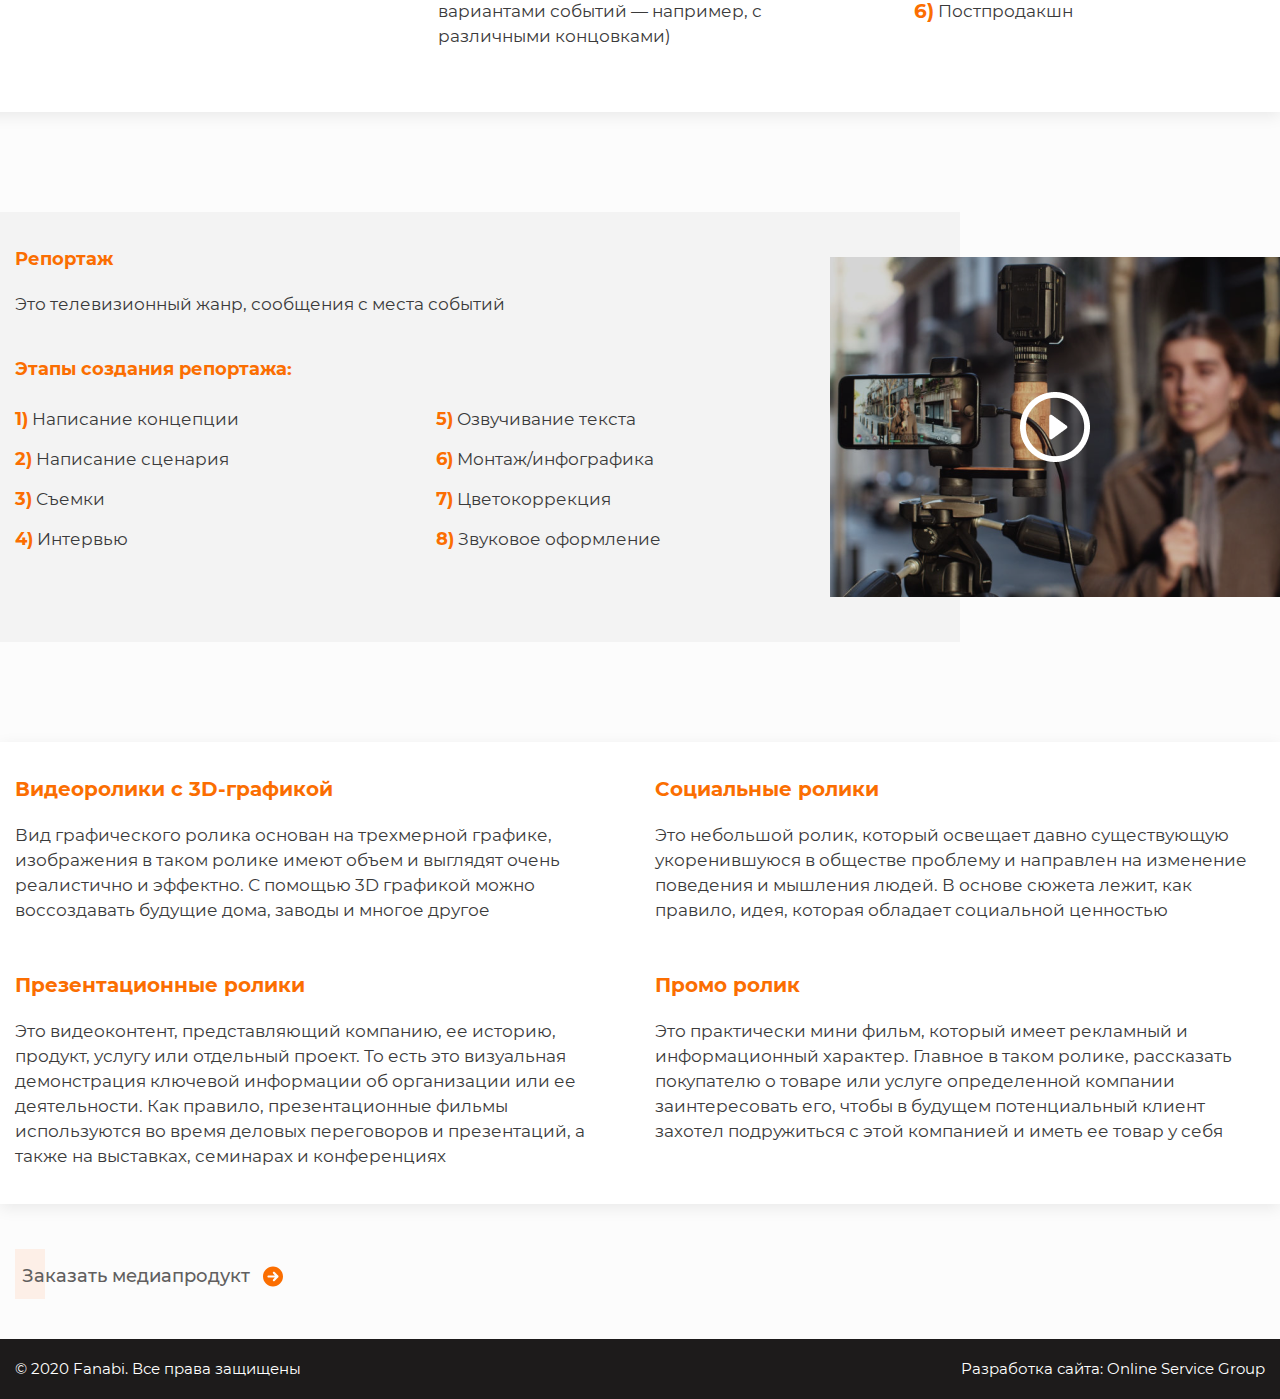
<file: services.html>
<!DOCTYPE html>
<html lang="en">

<head>
    <meta charset="UTF-8">
    <meta http-equiv="X-UA-Compatible" content="IE=edge">
    <meta name="viewport" content="width=device-width, initial-scale=1.0">
    <link rel="stylesheet" href="css/bootstrap.min.css">
    <link rel="stylesheet" href="css/main.css">
    <link rel="stylesheet" href="css/media.css">

    <title>Document</title>
</head>

<body>
    <div class="wrapper">
        <div class="work__nav">
            <div class="container ">
                <nav class="navbar work__navbar navbar-expand-sm">

                    <a href="index.html" class="navbar-brand"><img src="assets/img/navabar-brand.svg" alt="404"></a>

                    <ul id="menu" class="navbar-nav">
                        <li class="nav-item ">
                            <a href="work.html" class="nav-link">Наши работы</a>

                        </li>
                        <li class="nav-item">
                            <a href="services.html" class="nav-link">Услуги и цены</a>
                            <div class="activ"></div>
                        </li>
                        <li class="nav-item">
                            <a href="studio.html" class="nav-link">О студии</a>

                        </li>
                        <li class="nav-item">
                            <a href="contact.html" class="nav-link">Контакты</a>

                        </li>
                        <li class="nav-item">
                            <a href="#" class="nav-link"><img src="assets/img/facebook-1.svg" alt="404"></a>
                        </li>
                        <li class="nav-item">
                            <a href="#" class="nav-link"><img src="assets/img/instagram-1.svg" alt="404"></a>
                        </li>
                        <li class="nav-item">
                            <a href="#" class="nav-link"><img src="assets/img/twitter-1.svg" alt="404"></a>
                        </li>
                        <li class="nav-item">
                            <a href="tel:+998901131310" class="nav-link"><img src="assets/img/phone.svg" alt="404">+998901131310</a>
                        </li>
                        <div class="dropdown">
                            <button type="button" class="btn dropdown-toggle" data-toggle="dropdown">Ru</button>
                            <div class="dropdown-menu">
                                <a class="dropdown-item" href="#">Ru</a>
                                <a class="dropdown-item" href="#">Uz</a>
                                <a class="dropdown-item" href="#">Eng</a>
                            </div>
                        </div>
                    </ul>

                    <button class="btn work__menu menu" onclick="menu()"></button>

                </nav>
            </div>
        </div>
        <section class="service">
            <div class="container position-relative">
                <div class="d-flex"> <img class="frame" src="assets/img/Frame.png" alt="404">
                    <h1 class="my-work__tilte">
                        Услуги и цены
                    </h1>
                </div>

                <div class="service__box row">
                    <div class="col-xl-3 col-lg-6 col-md-6 col-sm-12">
                        <a href="#" class="card text-decoration-none">
                            <div class="d-flex justify-content-between ">
                                <div class="img">
                                    <div class="ellepse__one"></div>
                                    <div class="ellepse__two"></div><img src="assets/img/service/check-list.svg" alt=""></div>
                                <h1>01</h1>
                            </div>
                            <b>PR-, медиа- и имиджевый консалтинг</b>
                        </a>
                    </div>
                    <div class="col-xl-3 col-lg-6 col-md-6 col-sm-12">
                        <a href="#" class="card text-decoration-none">
                            <div class="d-flex justify-content-between ">
                                <div class="img">
                                    <div class="ellepse__one"></div>
                                    <div class="ellepse__two"></div><img src="assets/img/service/video-player.svg" alt=""></div>
                                <h1>02</h1>
                            </div>
                            <b>Разработка медиа и коммуникационной продукции</b>
                        </a>
                    </div>
                    <div class="col-xl-3 col-lg-6 col-md-6 col-sm-12">
                        <a href="#" class="card text-decoration-none">
                            <div class="d-flex justify-content-between ">
                                <div class="img">
                                    <div class="ellepse__one"></div>
                                    <div class="ellepse__two"></div><img src="assets/img/service/clapperboard.svg" alt=""></div>
                                <h1>03</h1>
                            </div>
                            <b>Подготовка видео-репортажей</b>
                        </a>
                    </div>
                    <div class="col-xl-3 col-lg-6 col-md-6 col-sm-12">
                        <a href="#" class="card text-decoration-none">
                            <div class="d-flex justify-content-between ">
                                <div class="img">
                                    <div class="ellepse__one"></div>
                                    <div class="ellepse__two"></div><img src="assets/img/service/video-camera.svg" alt=""></div>
                                <h1>04</h1>
                            </div>
                            <b>Съемки объектов и мероприятий</b>
                        </a>
                    </div>
                </div>


            </div>
        </section>
        <main class="graphik">
            <div class="container position-relative">

                <b>Графический ролик </b>
                <p class="p__one">Это видеоролик, созданный в специальных программах с помощью графических средств и применением анимационных элементов, фотографий, клипартов, фонов и титров. </p>
                <p class="p__two">Преимущества этого вида ролика заключается в том, что он является лучшим инструментом видеорекламы для рекламных кампаний, с ограниченными сроками и бюджетом. Ведь процесс создания такого ролика не требует подбора актеров, поиска места
                    съемки, работы костюмеров и гримеров и т.д, а значит, ролик будет изготовлен в кратчайшие сроки. Такой ролик моментально донесет всю необходимую информацию до целевой аудитории с помощью применения визуальных образов, закадрового текста
                    и звуковой дорожки. Отлично подходит в использовании презентаций, отчетности и т.д</p>
                <p class="p__three">В производстве графического ролика задействовано меньше специалистов, отсутствует съемочный процесс, это определяет его небольшую стоимость. </p>
                <p class="p__four">Стоимость данного ролика начинается <b>от 5 000 000 млн сумов</b> и выше. Зависит от сложности заказа и объема работы</p>
                <b>Этапы создания графического ролика:</b>
                <div class="list">
                    <div class="list-one">
                        <div class="d-flex"><b>1)</b>
                            <p>Написание концепции ролика</p>
                        </div>
                        <div class="d-flex"><b>2)</b>
                            <p>Написание сценария</p>
                        </div>
                        <div class="d-flex"><b>3)</b>
                            <p>Работа дизайнера</p>
                        </div>

                    </div>
                    <div class="list-two">
                        <div class="d-flex"><b>4)</b>
                            <p>Озвучивание диктора</p>
                        </div>
                        <div class="d-flex"><b>5)</b>
                            <p>Звуковое оформление</p>
                        </div>
                        <div class="d-flex"><b>6)</b>
                            <p>Цветокоррекция</p>
                        </div>
                    </div>
                    <div class="list-three">
                        <div class="d-flex"><b>7)</b>
                            <p>Написание титров, редактирование итогового ролика</p>
                        </div>
                    </div>
                </div>
                <div class="graphik__img"><img src="assets/img/service/graphik.png" alt="404">
                    <div class="sloy"></div><img class="icon" src="assets/img/service/play-button.png" alt="404"></div>

            </div>
        </main>
        <main class="animat position-relative">
            <div class="box__back"></div>
            <div class="container position-relative">
                <div class="animat__img"><img src="assets/img/service/animation.png" alt="404">
                    <div class="sloy"></div><img class="icon" src="assets/img/service/play-button.png" alt="404"></div>
                <div class="animat__title">

                    <b>Анимационный ролик</b>
                    <p class="animat__p">Короткий видеосюжет, в котором фон, персонажи и другие детали выдуманы и нарисованы. Он может быть использован на телевидении, во время презентаций бизнес-проектов, в сфере образования и культуры, для рекламы товаров и услуг.</p>
                    <b>Этапы создания рекламной анимации:</b>
                    <div class="title__list">
                        <div class="list__one">

                            <div class="d-flex">
                                <b>1)</b>
                                <p>Концепция</p>
                            </div>
                            <div class="d-flex">
                                <b>2)</b>
                                <p>Сценарий</p>
                            </div>
                            <div class="d-flex">
                                <b>3)</b>
                                <p>Разработка иллюстраций</p>
                            </div>
                            <div class="d-flex">
                                <b>4)</b>
                                <p>Раскадровка и аниматик</p>
                            </div>
                        </div>
                        <div class="list__two">

                            <div class="d-flex">
                                <b>5)</b>
                                <p>Визуальная стилистика</p>
                            </div>
                            <div class="d-flex">
                                <b>6)</b>
                                <p>Озвучка</p>
                            </div>
                            <div class="d-flex">
                                <b>7)</b>
                                <p>Анимация</p>
                            </div>
                            <div class="d-flex">
                                <b>8)</b>
                                <p>Монтаж</p>
                            </div>
                        </div>
                        <div class="list__three">

                            <div class="d-flex">
                                <b>9)</b>
                                <p>Постпродакшн</p>
                            </div>
                            <div class="d-flex">
                                <b>10)</b>
                                <p>Звуковое оформление</p>
                            </div>
                            <div class="d-flex">
                                <b>11)</b>
                                <p>Сведение. Видеоряд синхронизируется со звуковой дорожкой</p>
                            </div>

                        </div>
                    </div>

                </div>
            </div>
        </main>
        <main class="imidj">
            <div class="container position-relative">
                <b>Имиджевый ролик</b>
                <p class="imidj__one">Основной целью является формирование положительного имиджа и образа компании. Имиджевые ролики не являются основой коммерческой ориентации, но играют не менее важную роль в процессе создания медиа-образа организации. И если каналы распространения
                    и направленность этого контента почти полностью соответствуют презентационным роликам, то задачи решаются иные. Имиджевые видео помогают создать положительное впечатление о компании, укрепить ее статус и репутацию </p>
                <b>Какие задачи могут решить презентационные и имиджевые ролики:</b>
                <div class="imidj__list">
                    <div class="imidj__list-one">
                        <div class="d-flex"><b>1)</b>
                            <p>Рассказать о компании и ее истории</p>
                        </div>
                        <div class="d-flex"><b>2)</b>
                            <p>Презентовать новый продукт</p>
                        </div>
                        <div class="d-flex"><b>3)</b>
                            <p>Повысить лояльность клиентов</p>
                        </div>
                        <div class="d-flex"><b>4)</b>
                            <p>Создать или поддержать положительный имидж компании</p>
                        </div>

                    </div>
                    <div class="imidj__list-two">
                        <div class="d-flex"><b>5)</b>
                            <p>Привлечь новые кадры</p>
                        </div>
                        <div class="d-flex"><b>6)</b>
                            <p>Заинтересовать потенциальных инвесторов и партнеров</p>
                        </div>
                        <div class="d-flex"><b>7)</b>
                            <p>Выгодно выделиться среди конкурентов</p>
                        </div>
                    </div>

                </div>
                <p class="imidj__end">Презентационные и имиджевые видео безусловно имеют смежные функции и совмещение их в одном корпоративном фильме, решающим сразу все задачи,приемлемо. </p>
                <div class="imidj__img"><img src="assets/img/service/imedj.png" alt="404">
                    <div class="sloy"></div><img class="icon" src="assets/img/service/play-button.png" alt="404"></div>

            </div>
        </main>
        <main class="animat child__two position-relative">
            <div class="box__back"></div>
            <div class="container position-relative">
                <div class="animat__img"><img src="assets/img/service/advertising.png" alt="404">
                    <div class="sloy"></div><img class="icon" src="assets/img/service/play-button.png" alt="404"></div>
                <div class="animat__title">

                    <b>Рекламный ролик </b>
                    <p class="animat__p">Это короткое видео, которое презентует определенный продукт или услугу для увеличения продаж</p>
                    <b>Этапы создания рекламного ролика:</b>
                    <div class="advenst__list ">
                        <div class="advenst__list-one">

                            <div class="d-flex">
                                <b>1)</b>
                                <p>Разработка идей видеоролика </p>
                            </div>
                            <div class="d-flex">
                                <b>2)</b>
                                <p>Написание сценария для ролика</p>
                            </div>
                            <div class="d-flex">
                                <b>3)</b>
                                <p>По выбранной идее пишется сценарий (с вариантами событий — например, с различными концовками)</p>
                            </div>

                        </div>
                        <div class="advenst__list-two">

                            <div class="d-flex">
                                <b>4)</b>
                                <p>Препродакшн (подготовка к съемкам)</p>
                            </div>
                            <div class="d-flex">
                                <b>5)</b>
                                <p>Продакшн (съемка ролика) </p>
                            </div>
                            <div class="d-flex">
                                <b>6)</b>
                                <p>Постпродакшн</p>
                            </div>

                        </div>

                    </div>

                </div>
            </div>
        </main>
        <main class="reportaj">
            <div class="container position-relative">
                <b>Репортаж</b>
                <p class="reportaj__one">Это телевизионный жанр, сообщения с места событий</p>
                <b>Этапы создания репортажа:</b>
                <div class="imidj__list">
                    <div class="imidj__list-one">
                        <div class="d-flex"><b>1)</b>
                            <p>Написание концепции</p>
                        </div>
                        <div class="d-flex"><b>2)</b>
                            <p>Написание сценария</p>
                        </div>
                        <div class="d-flex"><b>3)</b>
                            <p>Съемки</p>
                        </div>
                        <div class="d-flex"><b>4)</b>
                            <p>Интервью</p>
                        </div>

                    </div>
                    <div class="imidj__list-two">
                        <div class="d-flex"><b>5)</b>
                            <p>Озвучивание текста</p>
                        </div>
                        <div class="d-flex"><b>6)</b>
                            <p>Монтаж/инфографика</p>
                        </div>
                        <div class="d-flex"><b>7)</b>
                            <p>Цветокоррекция</p>
                        </div>
                        <div class="d-flex"><b>8)</b>
                            <p>Звуковое оформление</p>
                        </div>
                    </div>

                </div>
                <div class="imidj__img"><img src="assets/img/service/reportaj.png" alt="404">
                    <div class="sloy"></div><img class="icon" src="assets/img/service/play-button.png" alt="404"></div>

            </div>
        </main>
        <main class="info__title">
            <div class="container">
                <div class="row">
                    <div class="col-lg-6 col-xl-6 col-md-12 col-sm-12">
                        <div class="info__one">
                            <b>Видеоролики с 3D-графикой </b>
                            <p class="info__one-p">Вид графического ролика основан на трехмерной графике, изображения в таком ролике имеют объем и выглядят очень реалистично и эффектно. С помощью 3D графикой можно воссоздавать будущие дома, заводы и многое другое </p>
                            <b>Презентационные ролики</b>
                            <p>Это видеоконтент, представляющий компанию, ее историю, продукт, услугу или отдельный проект. То есть это визуальная демонстрация ключевой информации об организации или ее деятельности. Как правило, презентационные фильмы используются
                                во время деловых переговоров и презентаций, а также на выставках, семинарах и конференциях</p>
                        </div>
                    </div>
                    <div class="col-lg-6 col-xl-6 col-md-12 col-sm-12">
                        <div class="info__two">
                            <b>Социальные ролики </b>
                            <p class="info__one-p">Это небольшой ролик, который освещает давно существующую укоренившуюся в обществе проблему и направлен на изменение поведения и мышления людей. В основе сюжета лежит, как правило, идея, которая обладает социальной ценностью</p>
                            <b>Промо ролик</b>
                            <p>Это практически мини фильм, который имеет рекламный и информационный характер. Главное в таком ролике, рассказать покупателю о товаре или услуге определенной компании заинтересовать его, чтобы в будущем потенциальный клиент
                                захотел подружиться с этой компанией и иметь ее товар у себя</p>
                        </div>
                    </div>
                </div>


            </div>
        </main>
        <div class="container serice__link">
            <a href="#" class="work__order">Заказать медиапродукт <img src="assets/img/next.svg" alt="404"></a>
            <div class="work__orange"></div>
        </div>

        <footer class="footer">
            <div class="container">
                <div class="d-flex justify-content-between">
                    <p>© 2020 Fanabi. Все права защищены</p>
                    <p>Разработка сайта: Online Service Group</p>
                </div>
            </div>
        </footer>
    </div>
    <script src="js/jquery-3.3.1.slim.min.js"></script>
    <script src="js/popper.min.js"></script>
    <script src="js/bootstrap.min.js"></script>
    <script src="js/main.js"></script>
</body>

</html>
</file>
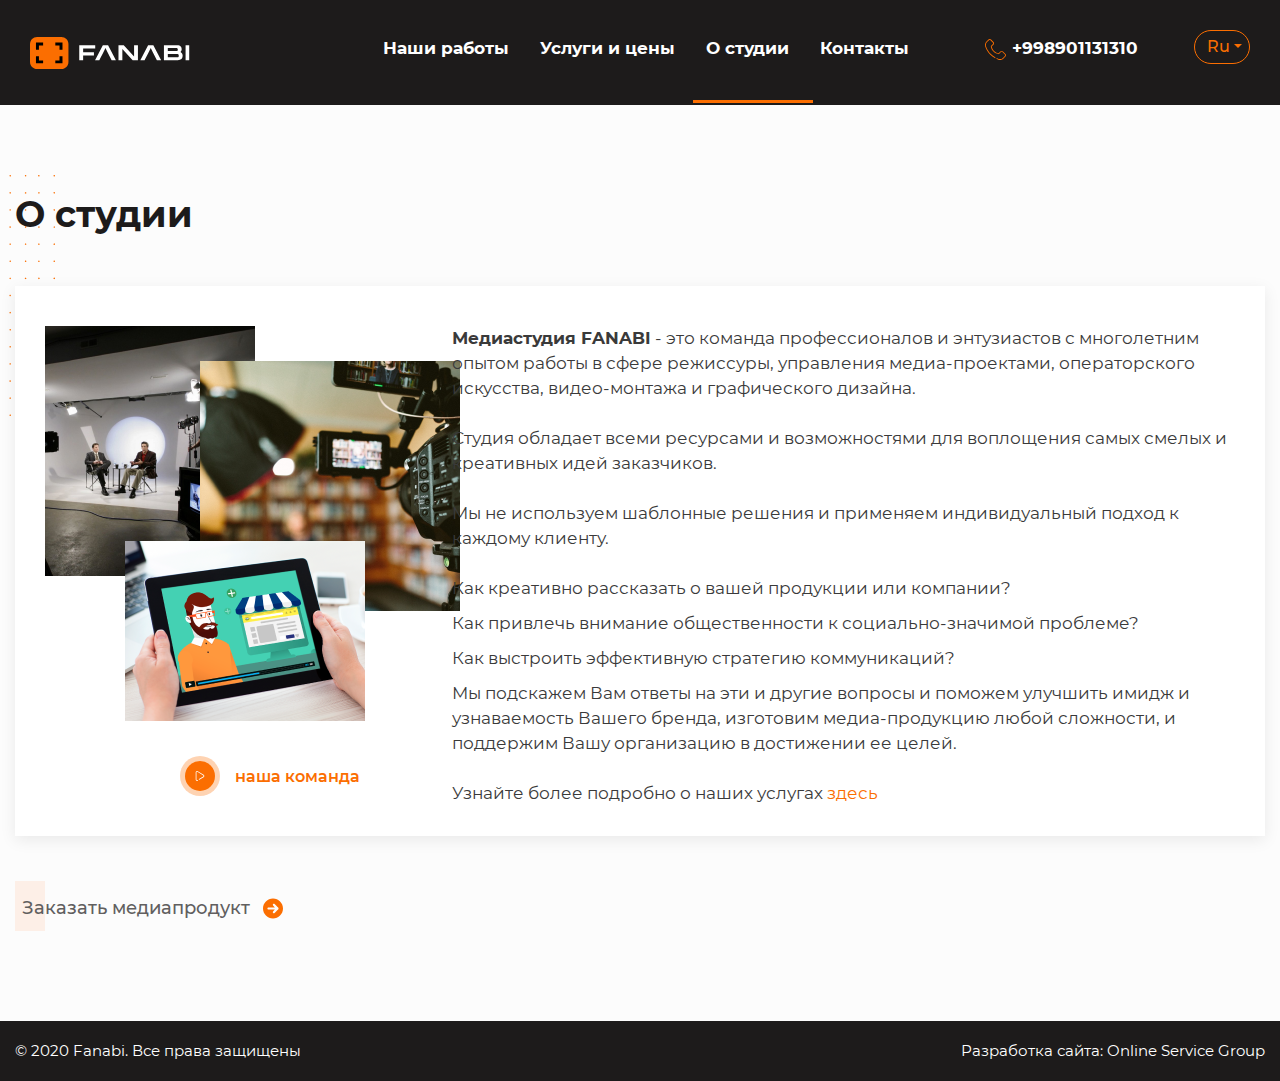
<file: studio.html>
<!DOCTYPE html>
<html lang="en">

<head>
    <meta charset="UTF-8">
    <meta http-equiv="X-UA-Compatible" content="IE=edge">
    <meta name="viewport" content="width=device-width, initial-scale=1.0">
    <link rel="stylesheet" href="css/bootstrap.min.css">
    <link rel="stylesheet" href="css/main.css">
    <link rel="stylesheet" href="css/media.css">
    <title>Document</title>
</head>

<body>
    <div class="wrapper">
        <div class="work__nav">
            <div class="container ">
                <nav class="navbar work__navbar navbar-expand-sm">

                    <a href="index.html" class="navbar-brand"><img src="assets/img/navabar-brand.svg" alt="404"></a>

                    <ul id="menu" class="navbar-nav">
                        <li class="nav-item ">
                            <a href="work.html" class="nav-link">Наши работы</a>

                        </li>
                        <li class="nav-item">
                            <a href="services.html" class="nav-link">Услуги и цены</a>
                        </li>
                        <li class="nav-item">
                            <a href="studio.html" class="nav-link">О студии</a>
                            <div class="studio__activ"></div>
                        </li>
                        <li class="nav-item">
                            <a href="contact.html" class="nav-link">Контакты</a>

                        </li>
                        <li class="nav-item">
                            <a href="#" class="nav-link"><img src="assets/img/facebook-1.svg" alt="404"></a>
                        </li>
                        <li class="nav-item">
                            <a href="#" class="nav-link"><img src="assets/img/instagram-1.svg" alt="404"></a>
                        </li>
                        <li class="nav-item">
                            <a href="#" class="nav-link"><img src="assets/img/twitter-1.svg" alt="404"></a>
                        </li>
                        <li class="nav-item">
                            <a href="tel:+998901131310" class="nav-link"><img src="assets/img/phone.svg" alt="404">+998901131310</a>
                        </li>
                        <div class="dropdown">
                            <button type="button" class="btn dropdown-toggle" data-toggle="dropdown">Ru</button>
                            <div class="dropdown-menu">
                                <a class="dropdown-item" href="#">Ru</a>
                                <a class="dropdown-item" href="#">Uz</a>
                                <a class="dropdown-item" href="#">Eng</a>
                            </div>
                        </div>
                    </ul>

                    <button class="btn work__menu menu" onclick="menu()"></button>

                </nav>
            </div>
        </div>
        <section class="studio__link">
            <div class="container position-relative">
                <img class="frame" src="assets/img/Frame.png" alt="404">
                <div class="d-flex align-items-center justify-content-between">
                    <h1 class="my-work__tilte">О студии</h1>
                </div>

                <div class="box">
                    <div class="row">
                        <div class="col-xl-4 col-lg-12 col-md-12 col-sm-12">
                            <div class="box__img">
                                <img src="assets/img/studio/img-one.png" alt="404">
                                <img class="img__two" src="assets/img/studio/img-two.png" alt="404">
                                <img class="img__three" src="assets/img/studio/img-three.png" alt="404">
                                <a href="#" class="img__end text-decoration-none">
                                    <div class="img__ellepse-one"></div>
                                    <div class="img__ellepse-two"></div>
                                    <img class="ellepse__img" src="assets/img/play.svg" alt="404">
                                    <b>наша команда</b>
                                </a>
                            </div>
                        </div>
                        <div class="col-xl-8 col-lg-12 col-md-12 col-sm-12">
                            <div class="box__title">
                                <p><b>Медиастудия FANABI</b> - это команда профессионалов и энтузиастов с многолетним опытом работы в сфере режиссуры, управления медиа-проектами, операторского искусства, видео-монтажа и графического дизайна.</p>
                                <p>Студия обладает всеми ресурсами и возможностями для воплощения самых смелых и креативных идей заказчиков.</p>
                                <p>Мы не используем шаблонные решения и применяем индивидуальный подход к каждому клиенту.</p>
                                <div class="d-flex">
                                    <div class="ellipse"></div>
                                    <p>Как креативно рассказать о вашей продукции или компании?</p>
                                </div>
                                <div class="d-flex">
                                    <div class="ellipse"></div>
                                    <p>Как привлечь внимание общественности к социально-значимой проблеме?</p>
                                </div>
                                <div class="d-flex">
                                    <div class="ellipse"></div>
                                    <p>Как выстроить эффективную стратегию коммуникаций?</p>
                                </div>
                                <p>Мы подскажем Вам ответы на эти и другие вопросы и поможем улучшить имидж и узнаваемость Вашего бренда, изготовим медиа-продукцию любой сложности, и поддержим Вашу организацию в достижении ее целей.</p>
                                <p>Узнайте более подробно о наших услугах <a href="#">здесь</a></p>
                            </div>
                        </div>
                    </div>
                </div>
                <a href="#" class="work__order">Заказать медиапродукт <img src="assets/img/next.svg" alt="404"></a>
                <div class="work__orange"></div>
            </div>
        </section>
        <footer class="footer">
            <div class="container">
                <div class="d-flex justify-content-between">
                    <p>© 2020 Fanabi. Все права защищены</p>
                    <p>Разработка сайта: Online Service Group</p>
                </div>
            </div>
        </footer>
    </div>
    <script src="js/jquery-3.3.1.slim.min.js"></script>
    <script src="js/popper.min.js"></script>
    <script src="js/bootstrap.min.js"></script>
    <script src="js/main.js"></script>

</body>

</html>
</file>
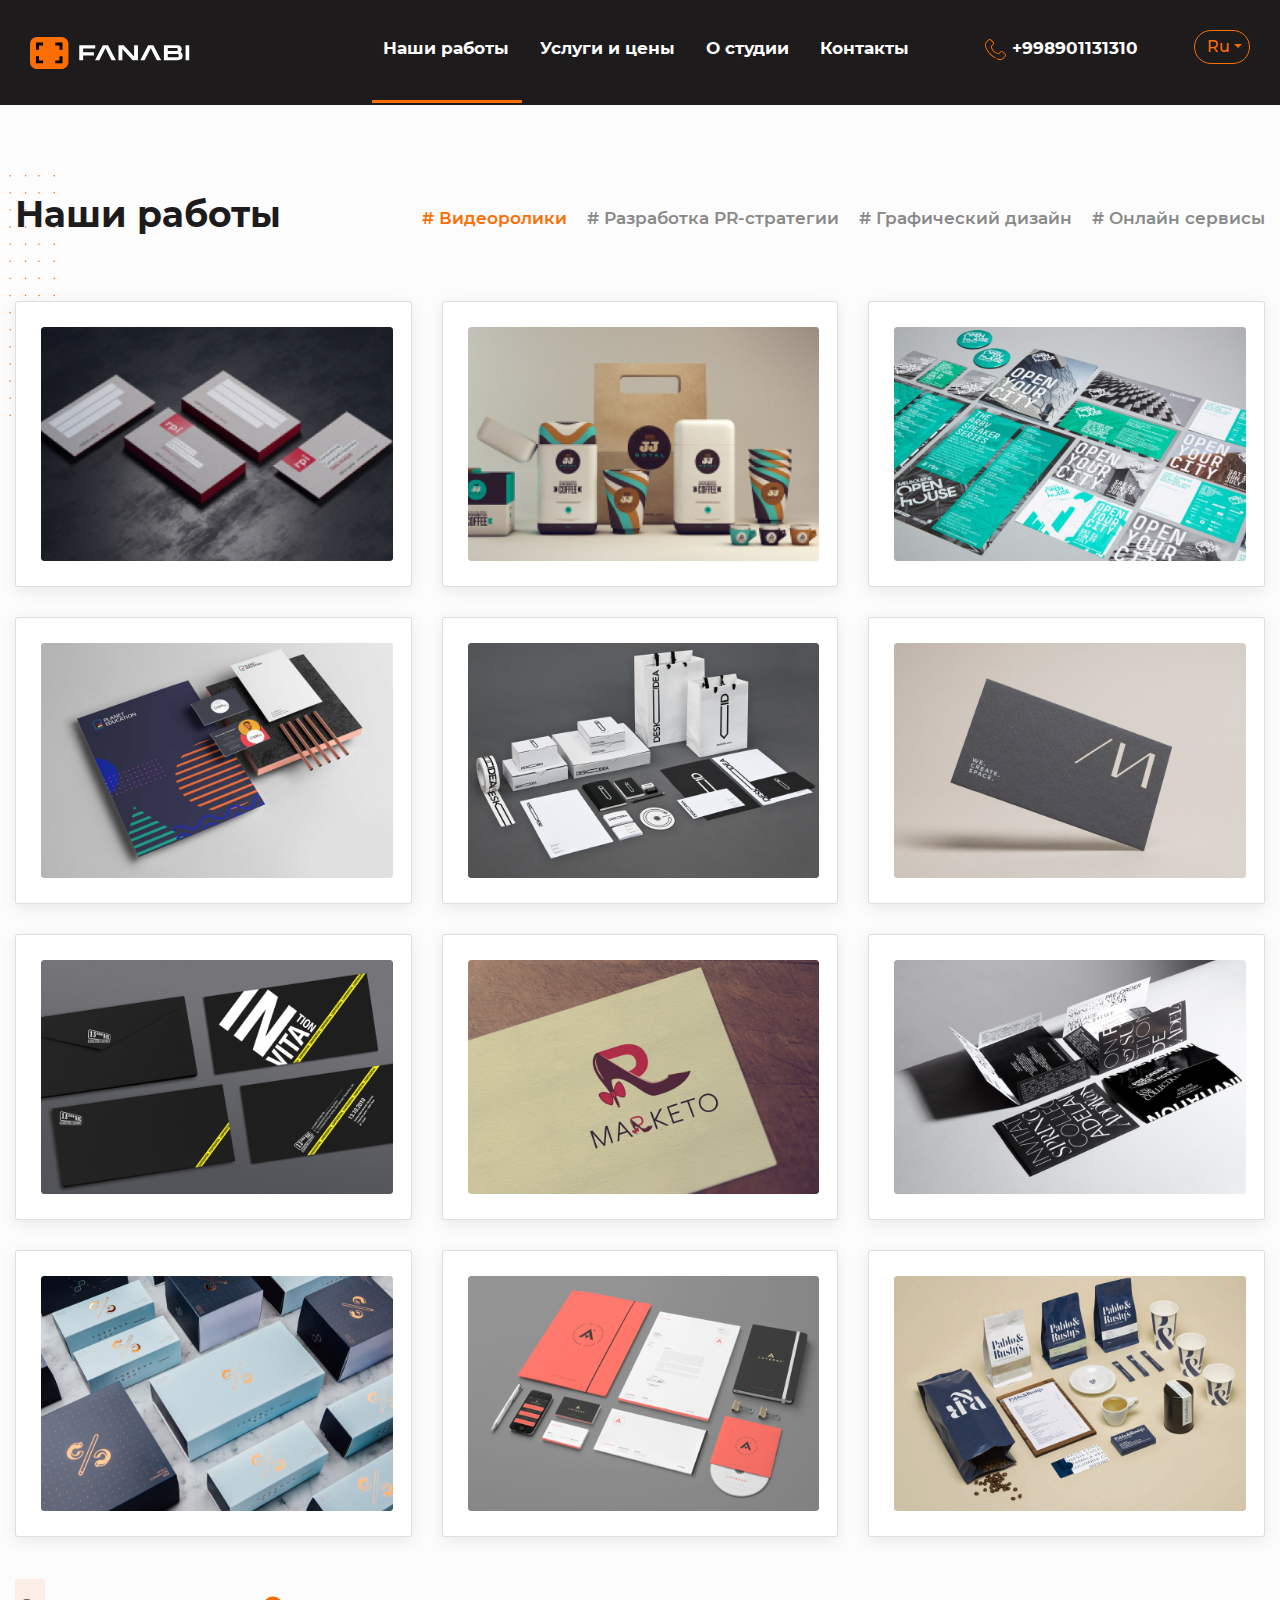
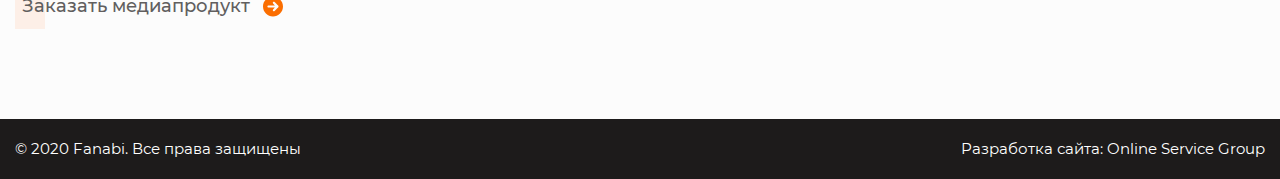
<file: work.html>
<!DOCTYPE html>
<html lang="en">

<head>
    <meta charset="UTF-8">
    <meta http-equiv="X-UA-Compatible" content="IE=edge">
    <meta name="viewport" content="width=device-width, initial-scale=1.0">
    <link rel="stylesheet" href="css/bootstrap.min.css">
    <link rel="stylesheet" href="css/main.css">
    <link rel="stylesheet" href="css/media.css">
    <title>Document</title>
</head>

<body>
    <div class="wrapper">
        <div class="work__nav">
            <div class="container ">
                <nav class="navbar work__navbar navbar-expand-sm">

                    <a href="index.html" class="navbar-brand"><img src="assets/img/navabar-brand.svg" alt="404"></a>

                    <ul id="menu" class="navbar-nav">
                        <li class="nav-item ">
                            <a href="work.html" class="nav-link">Наши работы</a>
                            <div class="activ"></div>
                        </li>
                        <li class="nav-item">
                            <a href="services.html" class="nav-link">Услуги и цены</a>
                        </li>
                        <li class="nav-item">
                            <a href="studio.html" class="nav-link">О студии</a>
                        </li>
                        <li class="nav-item">
                            <a href="contact.html" class="nav-link">Контакты</a>
                        </li>
                        <li class="nav-item">
                            <a href="#" class="nav-link"><img src="assets/img/facebook-1.svg" alt="404"></a>
                        </li>
                        <li class="nav-item">
                            <a href="#" class="nav-link"><img src="assets/img/instagram-1.svg" alt="404"></a>
                        </li>
                        <li class="nav-item">
                            <a href="#" class="nav-link"><img src="assets/img/twitter-1.svg" alt="404"></a>
                        </li>
                        <li class="nav-item">
                            <a href="tel:+998901131310" class="nav-link"><img src="assets/img/phone.svg" alt="404">+998901131310</a>
                        </li>
                        <div class="dropdown">
                            <button type="button" class="btn dropdown-toggle" data-toggle="dropdown">Ru</button>
                            <div class="dropdown-menu">
                                <a class="dropdown-item" href="#">Ru</a>
                                <a class="dropdown-item" href="#">Uz</a>
                                <a class="dropdown-item" href="#">Eng</a>
                            </div>
                        </div>
                    </ul>

                    <button class="btn work__menu menu" onclick="menu()"></button>

                </nav>
            </div>
        </div>
        <section class="work">
            <div class="container">
                <img class="frame" src="assets/img/Frame.png" alt="404">
                <div class="d-flex align-items-center justify-content-between">
                    <h1 class="my-work__tilte">Наши работы</h1>

                    <ul class="nav-tabs nav  work__category">
                        <li class="nav-item">
                            <a class="nav-link b active" data-toggle="tab" href="#home"># Видеоролики</a>
                        </li>
                        <li class="nav-item">
                            <a class=" nav-link b" data-toggle="tab" href="#menu1"># Разработка PR-стратегии</a>

                        </li>
                        <li class="nav-item">
                            <a class="nav-link b" data-toggle="tab" href="#menu2"># Графический дизайн</a></li>
                        <li class="nav-item"> <a class=" nav-link b" data-toggle="tab" href="#menu3"># Онлайн сервисы</a></li>

                    </ul>


                </div>
                <div class="tab-content">
                    <div class="tab-pane active" id="home">
                        <div class="work__card row">
                            <div class="col-xl-4 col-lg-4 col-md-6 col-sm-12">
                                <a href="more.html" class="card">
                                    <img src="assets/img/work/product-one.png" alt="404">
                                    <div class="card__hover">
                                        <div class="hover__title">
                                            <b>RPI CAPITAL</b>
                                            <div class="title__line"></div>
                                            <p>логотип</p>
                                        </div>
                                    </div>
                                </a>
                            </div>
                            <div class="col-xl-4 col-lg-4 col-md-6 col-sm-12">
                                <a href="more.html" class="card">
                                    <img src="assets/img/work/product-two.png" alt="404">
                                    <div class="card__hover">
                                        <div class="hover__title">
                                            <b>RPI CAPITAL</b>
                                            <div class="title__line"></div>
                                            <p>логотип</p>
                                        </div>
                                    </div>
                                </a>
                            </div>
                            <div class="col-xl-4 col-lg-4 col-md-6 col-sm-12">
                                <a href="more.html" class="card">
                                    <img src="assets/img/work/product-three.png" alt="404">
                                    <div class="card__hover">
                                        <div class="hover__title">
                                            <b>RPI CAPITAL</b>
                                            <div class="title__line"></div>
                                            <p>логотип</p>
                                        </div>
                                    </div>
                                </a>
                            </div>
                            <div class="col-xl-4 col-lg-4 col-md-6 col-sm-12">
                                <a href="more.html" class="card">
                                    <img src="assets/img/work/product-four.png" alt="404">
                                    <div class="card__hover">
                                        <div class="hover__title">
                                            <b>RPI CAPITAL</b>
                                            <div class="title__line"></div>
                                            <p>логотип</p>
                                        </div>
                                    </div>
                                </a>
                            </div>
                            <div class="col-xl-4 col-lg-4 col-md-6 col-sm-12">
                                <a href="more.html" class="card">
                                    <img src="assets/img/work/product-five.png" alt="404">
                                    <div class="card__hover">
                                        <div class="hover__title">
                                            <b>RPI CAPITAL</b>
                                            <div class="title__line"></div>
                                            <p>логотип</p>
                                        </div>
                                    </div>
                                </a>
                            </div>
                            <div class="col-xl-4 col-lg-4 col-md-6 col-sm-12">
                                <a href="more.html" class="card">
                                    <img src="assets/img/work/product-six.png" alt="404">
                                    <div class="card__hover">
                                        <div class="hover__title">
                                            <b>RPI CAPITAL</b>
                                            <div class="title__line"></div>
                                            <p>логотип</p>
                                        </div>
                                    </div>
                                </a>
                            </div>
                            <div class="col-xl-4 col-lg-4 col-md-6 col-sm-12">
                                <a href="more.html" class="card">
                                    <img src="assets/img/work/product-seven.png" alt="404">
                                    <div class="card__hover">
                                        <div class="hover__title">
                                            <b>RPI CAPITAL</b>
                                            <div class="title__line"></div>
                                            <p>логотип</p>
                                        </div>
                                    </div>
                                </a>
                            </div>
                            <div class="col-xl-4 col-lg-4 col-md-6 col-sm-12">
                                <a href="more.html" class="card">
                                    <img src="assets/img/work/product-eight.png" alt="404">
                                    <div class="card__hover">
                                        <div class="hover__title">
                                            <b>RPI CAPITAL</b>
                                            <div class="title__line"></div>
                                            <p>логотип</p>
                                        </div>
                                    </div>
                                </a>
                            </div>
                            <div class="col-xl-4 col-lg-4 col-md-6 col-sm-12">
                                <a href="more.html" class="card">
                                    <img src="assets/img/work/product-nine.png" alt="404">
                                    <div class="card__hover">
                                        <div class="hover__title">
                                            <b>RPI CAPITAL</b>
                                            <div class="title__line"></div>
                                            <p>логотип</p>
                                        </div>
                                    </div>
                                </a>
                            </div>
                            <div class="col-xl-4 col-lg-4 col-md-6 col-sm-12">
                                <a href="more.html" class="card">
                                    <img src="assets/img/work/product-ten.png" alt="404">
                                    <div class="card__hover">
                                        <div class="hover__title">
                                            <b>RPI CAPITAL</b>
                                            <div class="title__line"></div>
                                            <p>логотип</p>
                                        </div>
                                    </div>
                                </a>
                            </div>
                            <div class="col-xl-4 col-lg-4 col-md-6 col-sm-12">
                                <a href="more.html" class="card">
                                    <img src="assets/img/work/product-eleven.png" alt="404">
                                    <div class="card__hover">
                                        <div class="hover__title">
                                            <b>RPI CAPITAL</b>
                                            <div class="title__line"></div>
                                            <p>логотип</p>
                                        </div>
                                    </div>
                                </a>
                            </div>
                            <div class="col-xl-4 col-lg-4 col-md-6 col-sm-12">
                                <a href="more.html" class="card">
                                    <img src="assets/img/work/product-twelve.png" alt="404">
                                    <div class="card__hover">
                                        <div class="hover__title">
                                            <b>RPI CAPITAL</b>
                                            <div class="title__line"></div>
                                            <p>логотип</p>
                                        </div>
                                    </div>
                                </a>
                            </div>
                        </div>
                    </div>
                    <div class="tab-pane " id="menu1">
                        <div class="work__card row">
                            <div class="col-xl-4 col-lg-4 col-md-6 col-sm-12">
                                <a href="more.html" class="card">
                                    <img src="assets/img/work/product-one.png" alt="404">
                                    <div class="card__hover">
                                        <div class="hover__title">
                                            <b>RPI CAPITAL</b>
                                            <div class="title__line"></div>
                                            <p>логотип</p>
                                        </div>
                                    </div>
                                </a>
                            </div>
                            <div class="col-xl-4 col-lg-4 col-md-6 col-sm-12">
                                <a href="more.html" class="card">
                                    <img src="assets/img/work/product-two.png" alt="404">
                                    <div class="card__hover">
                                        <div class="hover__title">
                                            <b>RPI CAPITAL</b>
                                            <div class="title__line"></div>
                                            <p>логотип</p>
                                        </div>
                                    </div>
                                </a>
                            </div>
                            <div class="col-xl-4 col-lg-4 col-md-6 col-sm-12">
                                <a href="more.html" class="card">
                                    <img src="assets/img/work/product-three.png" alt="404">
                                    <div class="card__hover">
                                        <div class="hover__title">
                                            <b>RPI CAPITAL</b>
                                            <div class="title__line"></div>
                                            <p>логотип</p>
                                        </div>
                                    </div>
                                </a>
                            </div>
                            <div class="col-xl-4 col-lg-4 col-md-6 col-sm-12">
                                <a href="more.html" class="card">
                                    <img src="assets/img/work/product-four.png" alt="404">
                                    <div class="card__hover">
                                        <div class="hover__title">
                                            <b>RPI CAPITAL</b>
                                            <div class="title__line"></div>
                                            <p>логотип</p>
                                        </div>
                                    </div>
                                </a>
                            </div>
                            <div class="col-xl-4 col-lg-4 col-md-6 col-sm-12">
                                <a href="more.html" class="card">
                                    <img src="assets/img/work/product-five.png" alt="404">
                                    <div class="card__hover">
                                        <div class="hover__title">
                                            <b>RPI CAPITAL</b>
                                            <div class="title__line"></div>
                                            <p>логотип</p>
                                        </div>
                                    </div>
                                </a>
                            </div>
                            <div class="col-xl-4 col-lg-4 col-md-6 col-sm-12">
                                <a href="more.html" class="card">
                                    <img src="assets/img/work/product-six.png" alt="404">
                                    <div class="card__hover">
                                        <div class="hover__title">
                                            <b>RPI CAPITAL</b>
                                            <div class="title__line"></div>
                                            <p>логотип</p>
                                        </div>
                                    </div>
                                </a>
                            </div>
                            <div class="col-xl-4 col-lg-4 col-md-6 col-sm-12">
                                <a href="more.html" class="card">
                                    <img src="assets/img/work/product-seven.png" alt="404">
                                    <div class="card__hover">
                                        <div class="hover__title">
                                            <b>RPI CAPITAL</b>
                                            <div class="title__line"></div>
                                            <p>логотип</p>
                                        </div>
                                    </div>
                                </a>
                            </div>
                            <div class="col-xl-4 col-lg-4 col-md-6 col-sm-12">
                                <a href="more.html" class="card">
                                    <img src="assets/img/work/product-eight.png" alt="404">
                                    <div class="card__hover">
                                        <div class="hover__title">
                                            <b>RPI CAPITAL</b>
                                            <div class="title__line"></div>
                                            <p>логотип</p>
                                        </div>
                                    </div>
                                </a>
                            </div>
                            <div class="col-xl-4 col-lg-4 col-md-6 col-sm-12">
                                <a href="more.html" class="card">
                                    <img src="assets/img/work/product-nine.png" alt="404">
                                    <div class="card__hover">
                                        <div class="hover__title">
                                            <b>RPI CAPITAL</b>
                                            <div class="title__line"></div>
                                            <p>логотип</p>
                                        </div>
                                    </div>
                                </a>
                            </div>
                            <div class="col-xl-4 col-lg-4 col-md-6 col-sm-12">
                                <a href="more.html" class="card">
                                    <img src="assets/img/work/product-ten.png" alt="404">
                                    <div class="card__hover">
                                        <div class="hover__title">
                                            <b>RPI CAPITAL</b>
                                            <div class="title__line"></div>
                                            <p>логотип</p>
                                        </div>
                                    </div>
                                </a>
                            </div>
                            <div class="col-xl-4 col-lg-4 col-md-6 col-sm-12">
                                <a href="more.html" class="card">
                                    <img src="assets/img/work/product-eleven.png" alt="404">
                                    <div class="card__hover">
                                        <div class="hover__title">
                                            <b>RPI CAPITAL</b>
                                            <div class="title__line"></div>
                                            <p>логотип</p>
                                        </div>
                                    </div>
                                </a>
                            </div>
                            <div class="col-xl-4 col-lg-4 col-md-6 col-sm-12">
                                <a href="more.html" class="card">
                                    <img src="assets/img/work/product-twelve.png" alt="404">
                                    <div class="card__hover">
                                        <div class="hover__title">
                                            <b>RPI CAPITAL</b>
                                            <div class="title__line"></div>
                                            <p>логотип</p>
                                        </div>
                                    </div>
                                </a>
                            </div>
                        </div>
                    </div>
                    <div class="tab-pane " id="menu2">
                        <div class="work__card row">
                            <div class="col-xl-4 col-lg-4 col-md-6 col-sm-12">
                                <a href="more.html" class="card">
                                    <img src="assets/img/work/product-one.png" alt="404">
                                    <div class="card__hover">
                                        <div class="hover__title">
                                            <b>RPI CAPITAL</b>
                                            <div class="title__line"></div>
                                            <p>логотип</p>
                                        </div>
                                    </div>
                                </a>
                            </div>
                            <div class="col-xl-4 col-lg-4 col-md-6 col-sm-12">
                                <a href="more.html" class="card">
                                    <img src="assets/img/work/product-two.png" alt="404">
                                    <div class="card__hover">
                                        <div class="hover__title">
                                            <b>RPI CAPITAL</b>
                                            <div class="title__line"></div>
                                            <p>логотип</p>
                                        </div>
                                    </div>
                                </a>
                            </div>
                            <div class="col-xl-4 col-lg-4 col-md-6 col-sm-12">
                                <a href="more.html" class="card">
                                    <img src="assets/img/work/product-three.png" alt="404">
                                    <div class="card__hover">
                                        <div class="hover__title">
                                            <b>RPI CAPITAL</b>
                                            <div class="title__line"></div>
                                            <p>логотип</p>
                                        </div>
                                    </div>
                                </a>
                            </div>
                            <div class="col-xl-4 col-lg-4 col-md-6 col-sm-12">
                                <a href="more.html" class="card">
                                    <img src="assets/img/work/product-four.png" alt="404">
                                    <div class="card__hover">
                                        <div class="hover__title">
                                            <b>RPI CAPITAL</b>
                                            <div class="title__line"></div>
                                            <p>логотип</p>
                                        </div>
                                    </div>
                                </a>
                            </div>
                            <div class="col-xl-4 col-lg-4 col-md-6 col-sm-12">
                                <a href="more.html" class="card">
                                    <img src="assets/img/work/product-five.png" alt="404">
                                    <div class="card__hover">
                                        <div class="hover__title">
                                            <b>RPI CAPITAL</b>
                                            <div class="title__line"></div>
                                            <p>логотип</p>
                                        </div>
                                    </div>
                                </a>
                            </div>
                            <div class="col-xl-4 col-lg-4 col-md-6 col-sm-12">
                                <a href="more.html" class="card">
                                    <img src="assets/img/work/product-six.png" alt="404">
                                    <div class="card__hover">
                                        <div class="hover__title">
                                            <b>RPI CAPITAL</b>
                                            <div class="title__line"></div>
                                            <p>логотип</p>
                                        </div>
                                    </div>
                                </a>
                            </div>
                            <div class="col-xl-4 col-lg-4 col-md-6 col-sm-12">
                                <a href="more.html" class="card">
                                    <img src="assets/img/work/product-seven.png" alt="404">
                                    <div class="card__hover">
                                        <div class="hover__title">
                                            <b>RPI CAPITAL</b>
                                            <div class="title__line"></div>
                                            <p>логотип</p>
                                        </div>
                                    </div>
                                </a>
                            </div>
                            <div class="col-xl-4 col-lg-4 col-md-6 col-sm-12">
                                <a href="more.html" class="card">
                                    <img src="assets/img/work/product-eight.png" alt="404">
                                    <div class="card__hover">
                                        <div class="hover__title">
                                            <b>RPI CAPITAL</b>
                                            <div class="title__line"></div>
                                            <p>логотип</p>
                                        </div>
                                    </div>
                                </a>
                            </div>
                            <div class="col-xl-4 col-lg-4 col-md-6 col-sm-12">
                                <a href="more.html" class="card">
                                    <img src="assets/img/work/product-nine.png" alt="404">
                                    <div class="card__hover">
                                        <div class="hover__title">
                                            <b>RPI CAPITAL</b>
                                            <div class="title__line"></div>
                                            <p>логотип</p>
                                        </div>
                                    </div>
                                </a>
                            </div>
                            <div class="col-xl-4 col-lg-4 col-md-6 col-sm-12">
                                <a href="more.html" class="card">
                                    <img src="assets/img/work/product-ten.png" alt="404">
                                    <div class="card__hover">
                                        <div class="hover__title">
                                            <b>RPI CAPITAL</b>
                                            <div class="title__line"></div>
                                            <p>логотип</p>
                                        </div>
                                    </div>
                                </a>
                            </div>
                            <div class="col-xl-4 col-lg-4 col-md-6 col-sm-12">
                                <a href="more.html" class="card">
                                    <img src="assets/img/work/product-eleven.png" alt="404">
                                    <div class="card__hover">
                                        <div class="hover__title">
                                            <b>RPI CAPITAL</b>
                                            <div class="title__line"></div>
                                            <p>логотип</p>
                                        </div>
                                    </div>
                                </a>
                            </div>
                            <div class="col-xl-4 col-lg-4 col-md-6 col-sm-12">
                                <a href="more.html" class="card">
                                    <img src="assets/img/work/product-twelve.png" alt="404">
                                    <div class="card__hover">
                                        <div class="hover__title">
                                            <b>RPI CAPITAL</b>
                                            <div class="title__line"></div>
                                            <p>логотип</p>
                                        </div>
                                    </div>
                                </a>
                            </div>
                        </div>
                    </div>
                    <div class="tab-pane " id="menu3">
                        <div class="work__card row">
                            <div class="col-xl-4 col-lg-4 col-md-6 col-sm-12">
                                <a href="more.html" class="card">
                                    <img src="assets/img/work/product-one.png" alt="404">
                                    <div class="card__hover">
                                        <div class="hover__title">
                                            <b>RPI CAPITAL</b>
                                            <div class="title__line"></div>
                                            <p>логотип</p>
                                        </div>
                                    </div>
                                </a>
                            </div>
                            <div class="col-xl-4 col-lg-4 col-md-6 col-sm-12">
                                <a href="more.html" class="card">
                                    <img src="assets/img/work/product-two.png" alt="404">
                                    <div class="card__hover">
                                        <div class="hover__title">
                                            <b>RPI CAPITAL</b>
                                            <div class="title__line"></div>
                                            <p>логотип</p>
                                        </div>
                                    </div>
                                </a>
                            </div>
                            <div class="col-xl-4 col-lg-4 col-md-6 col-sm-12">
                                <a href="more.html" class="card">
                                    <img src="assets/img/work/product-three.png" alt="404">
                                    <div class="card__hover">
                                        <div class="hover__title">
                                            <b>RPI CAPITAL</b>
                                            <div class="title__line"></div>
                                            <p>логотип</p>
                                        </div>
                                    </div>
                                </a>
                            </div>
                            <div class="col-xl-4 col-lg-4 col-md-6 col-sm-12">
                                <a href="more.html" class="card">
                                    <img src="assets/img/work/product-four.png" alt="404">
                                    <div class="card__hover">
                                        <div class="hover__title">
                                            <b>RPI CAPITAL</b>
                                            <div class="title__line"></div>
                                            <p>логотип</p>
                                        </div>
                                    </div>
                                </a>
                            </div>
                            <div class="col-xl-4 col-lg-4 col-md-6 col-sm-12">
                                <a href="more.html" class="card">
                                    <img src="assets/img/work/product-five.png" alt="404">
                                    <div class="card__hover">
                                        <div class="hover__title">
                                            <b>RPI CAPITAL</b>
                                            <div class="title__line"></div>
                                            <p>логотип</p>
                                        </div>
                                    </div>
                                </a>
                            </div>
                            <div class="col-xl-4 col-lg-4 col-md-6 col-sm-12">
                                <a href="more.html" class="card">
                                    <img src="assets/img/work/product-six.png" alt="404">
                                    <div class="card__hover">
                                        <div class="hover__title">
                                            <b>RPI CAPITAL</b>
                                            <div class="title__line"></div>
                                            <p>логотип</p>
                                        </div>
                                    </div>
                                </a>
                            </div>
                            <div class="col-xl-4 col-lg-4 col-md-6 col-sm-12">
                                <a href="more.html" class="card">
                                    <img src="assets/img/work/product-seven.png" alt="404">
                                    <div class="card__hover">
                                        <div class="hover__title">
                                            <b>RPI CAPITAL</b>
                                            <div class="title__line"></div>
                                            <p>логотип</p>
                                        </div>
                                    </div>
                                </a>
                            </div>
                            <div class="col-xl-4 col-lg-4 col-md-6 col-sm-12">
                                <a href="more.html" class="card">
                                    <img src="assets/img/work/product-eight.png" alt="404">
                                    <div class="card__hover">
                                        <div class="hover__title">
                                            <b>RPI CAPITAL</b>
                                            <div class="title__line"></div>
                                            <p>логотип</p>
                                        </div>
                                    </div>
                                </a>
                            </div>
                            <div class="col-xl-4 col-lg-4 col-md-6 col-sm-12">
                                <a href="more.html" class="card">
                                    <img src="assets/img/work/product-nine.png" alt="404">
                                    <div class="card__hover">
                                        <div class="hover__title">
                                            <b>RPI CAPITAL</b>
                                            <div class="title__line"></div>
                                            <p>логотип</p>
                                        </div>
                                    </div>
                                </a>
                            </div>
                            <div class="col-xl-4 col-lg-4 col-md-6 col-sm-12">
                                <a href="more.html" class="card">
                                    <img src="assets/img/work/product-ten.png" alt="404">
                                    <div class="card__hover">
                                        <div class="hover__title">
                                            <b>RPI CAPITAL</b>
                                            <div class="title__line"></div>
                                            <p>логотип</p>
                                        </div>
                                    </div>
                                </a>
                            </div>
                            <div class="col-xl-4 col-lg-4 col-md-6 col-sm-12">
                                <a href="more.html" class="card">
                                    <img src="assets/img/work/product-eleven.png" alt="404">
                                    <div class="card__hover">
                                        <div class="hover__title">
                                            <b>RPI CAPITAL</b>
                                            <div class="title__line"></div>
                                            <p>логотип</p>
                                        </div>
                                    </div>
                                </a>
                            </div>
                            <div class="col-xl-4 col-lg-4 col-md-6 col-sm-12">
                                <a href="more.html" class="card">
                                    <img src="assets/img/work/product-twelve.png" alt="404">
                                    <div class="card__hover">
                                        <div class="hover__title">
                                            <b>RPI CAPITAL</b>
                                            <div class="title__line"></div>
                                            <p>логотип</p>
                                        </div>
                                    </div>
                                </a>
                            </div>
                        </div>
                    </div>
                </div>


                <a href="#" class="work__order">Заказать медиапродукт <img src="assets/img/next.svg" alt="404"></a>
                <div class="work__orange"></div>
            </div>
        </section>
        <footer class="footer">
            <div class="container">
                <div class="d-flex justify-content-between">
                    <p>© 2020 Fanabi. Все права защищены</p>
                    <p>Разработка сайта: Online Service Group</p>
                </div>
            </div>
        </footer>
    </div>

    <script src="js/jquery-3.3.1.slim.min.js"></script>
    <script src="js/popper.min.js"></script>
    <script src="js/bootstrap.min.js"></script>
    <script src="js/main.js"></script>
</body>

</html>
</file>
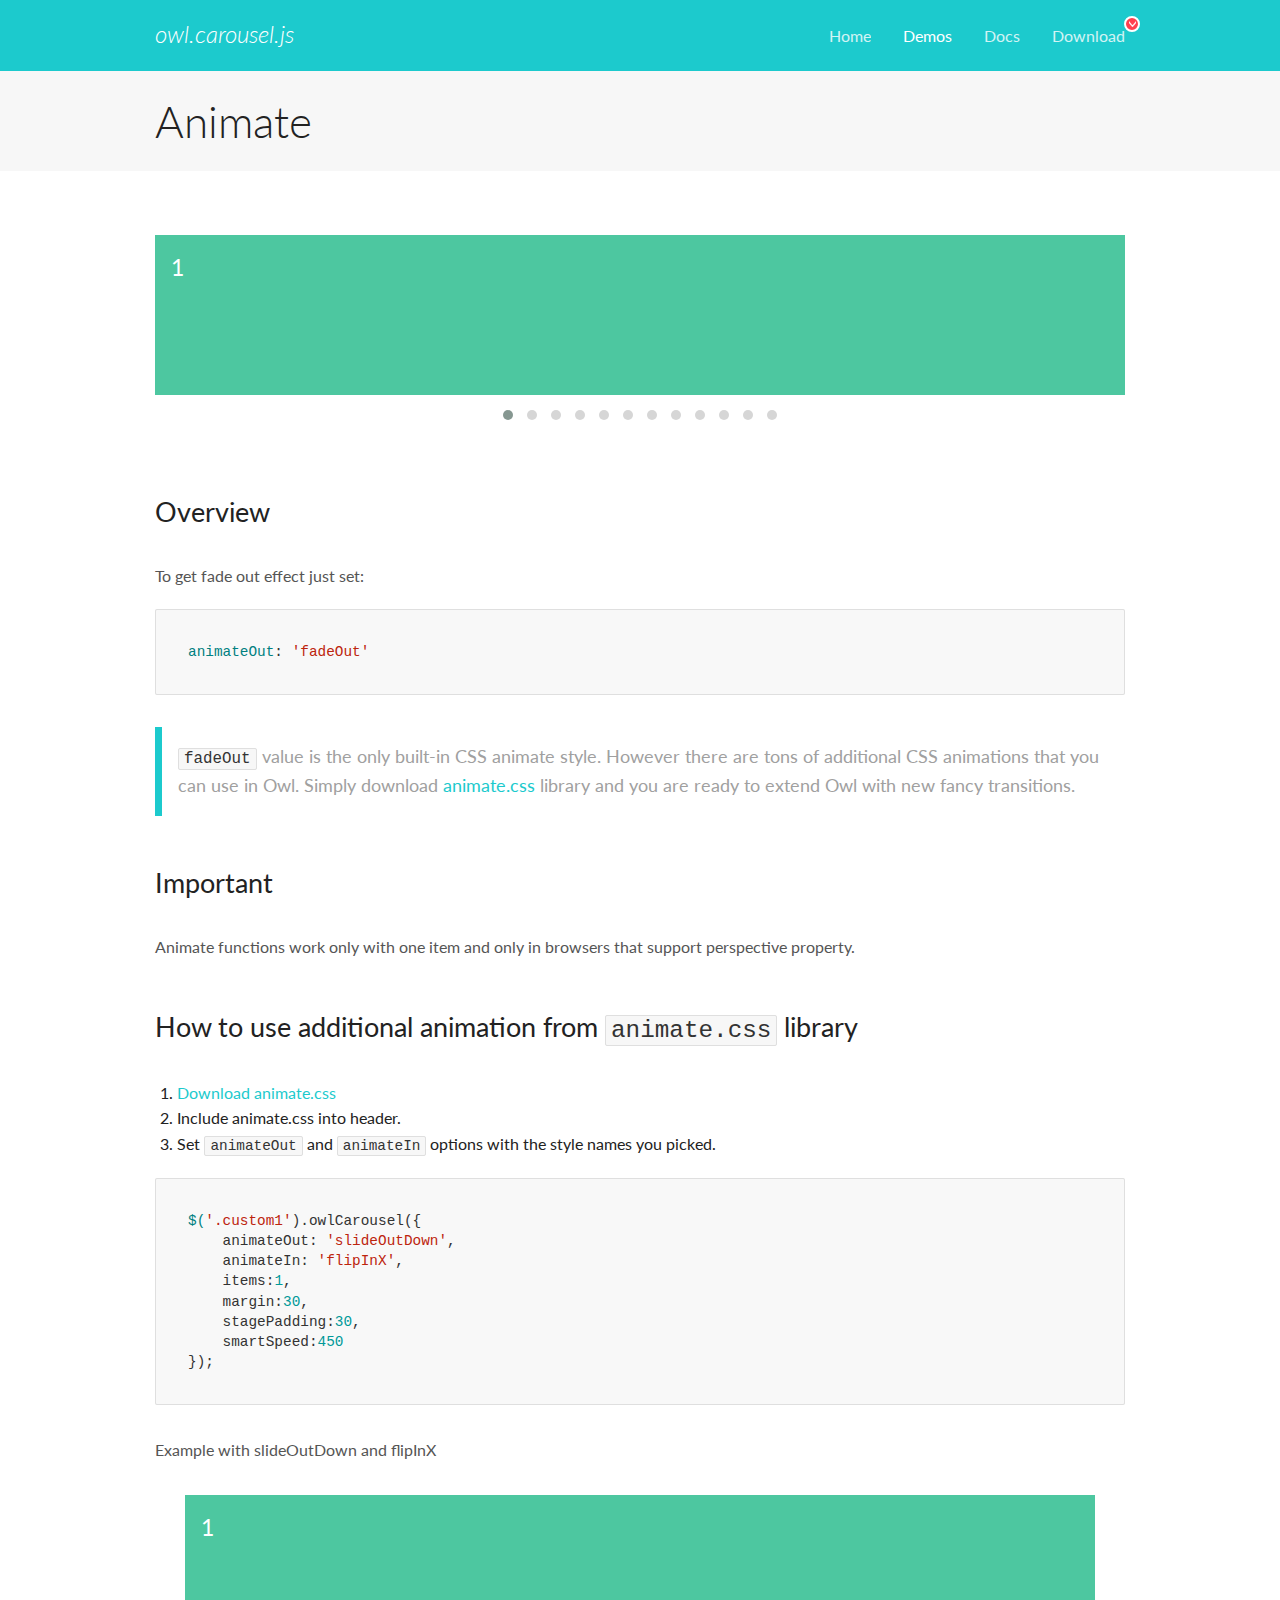
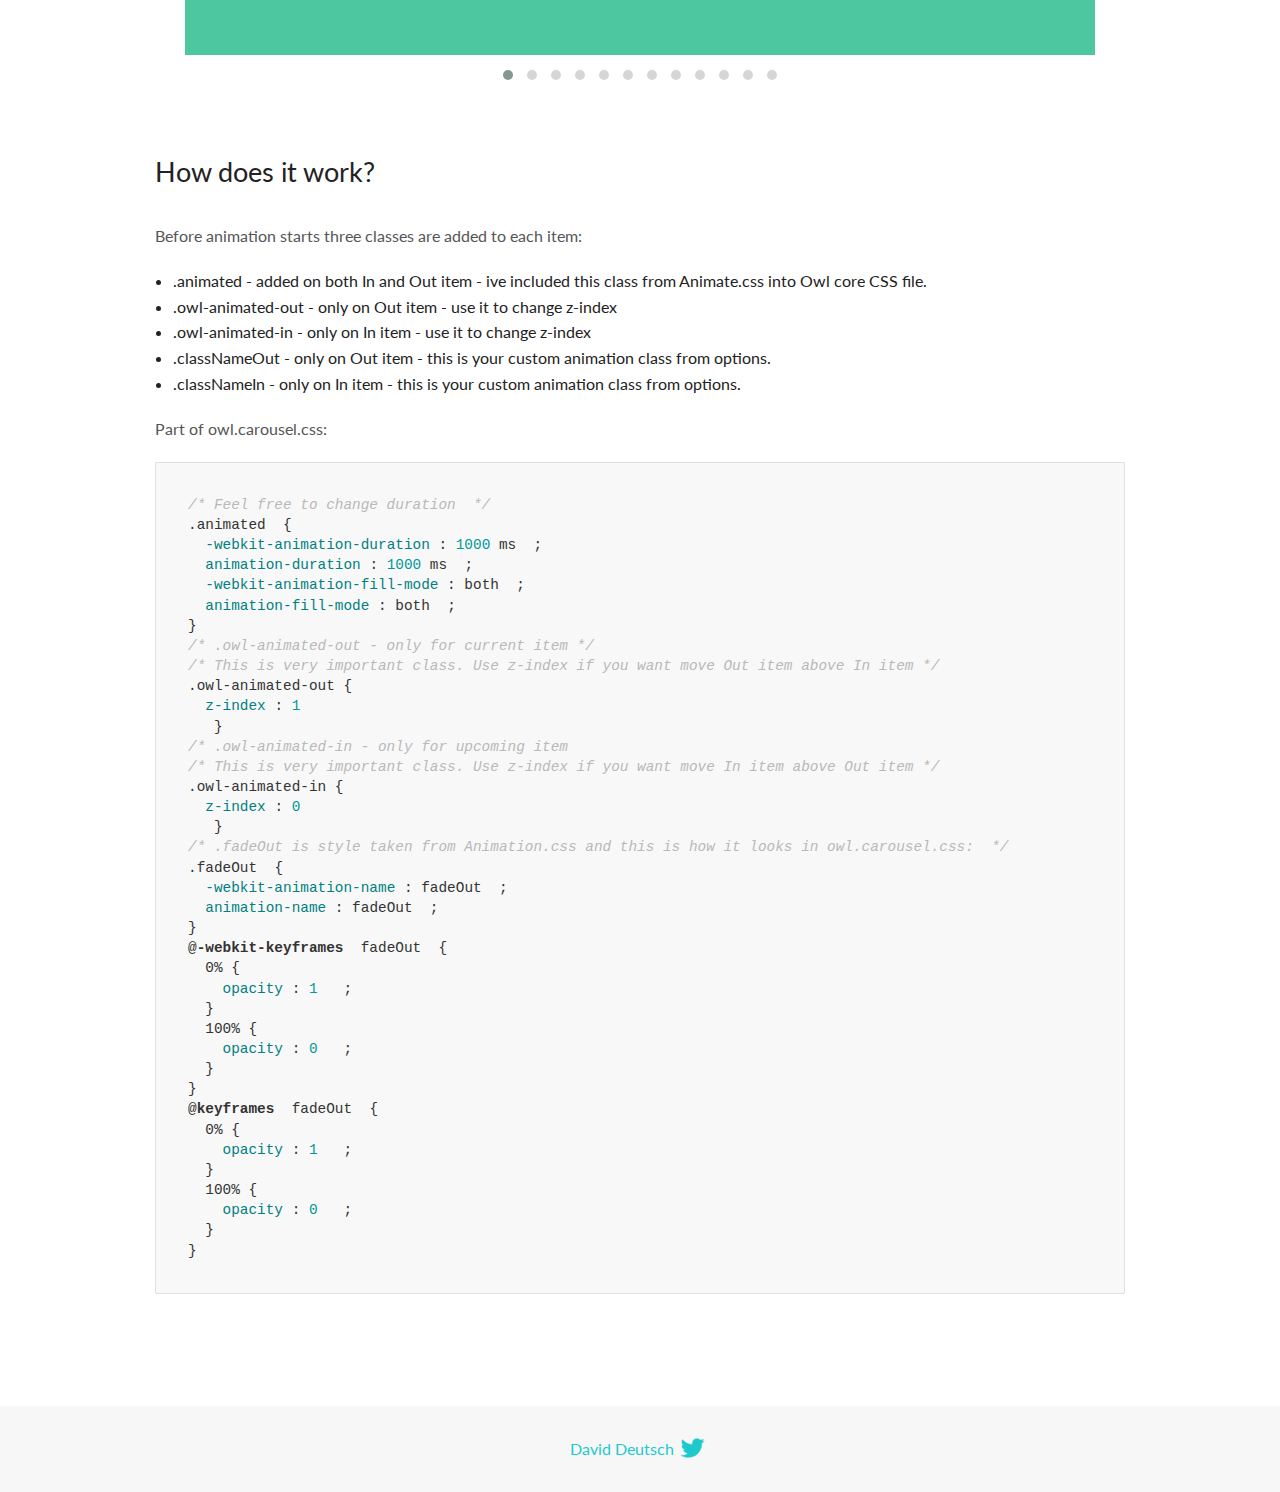
<file: owlcarousel/docs/demos/animate.html>
<!DOCTYPE html>
<html lang="en">
  <head>

    <!-- head -->
    <meta charset="utf-8">
    <meta name="msapplication-tap-highlight" content="no" />
    <meta name="viewport" content="width=device-width, initial-scale=1.0" />
    <meta name="description" content="Animate carousel">
    <meta name="author" content="David Deutsch">
    <title>
      Animate Demo | Owl Carousel | 2.3.4
    </title>

    <!-- Stylesheets -->
    <link href='https://fonts.googleapis.com/css?family=Lato:300,400,700,400italic,300italic' rel='stylesheet' type='text/css'>
    <link rel="stylesheet" href="../assets/css/docs.theme.min.css">

    <!-- Owl Stylesheets -->
    <link rel="stylesheet" href="../assets/owlcarousel/assets/owl.carousel.min.css">
    <link rel="stylesheet" href="../assets/owlcarousel/assets/owl.theme.default.min.css">

    <!-- HTML5 shim and Respond.js IE8 support of HTML5 elements and media queries -->

    <!--[if lt IE 9]>
      <script src="https://oss.maxcdn.com/libs/html5shiv/3.7.0/html5shiv.js"></script>
      <script src="https://oss.maxcdn.com/libs/respond.js/1.3.0/respond.min.js"></script>
    <![endif]-->

    <!-- Favicons -->
    <link rel="apple-touch-icon-precomposed" sizes="144x144" href="../assets/ico/apple-touch-icon-144-precomposed.png">
    <link rel="shortcut icon" href="../assets/ico/favicon.png">
    <link rel="shortcut icon" href="favicon.ico">

    <!-- Yeah i know js should not be in header. Its required for demos.-->

    <!-- javascript -->
    <script src="../assets/vendors/jquery.min.js"></script>
    <script src="../assets/owlcarousel/owl.carousel.js"></script>
  </head>
  <body>

    <!-- header -->
    <header class="header">
      <div class="row">
        <div class="large-12 columns">
          <div class="brand left">
            <h3>
              <a href="/OwlCarousel2/">owl.carousel.js</a> 
            </h3>
          </div>
          <a id="toggle-nav" class="right">
            <span></span> <span></span> <span></span> 
          </a> 
          <div class="nav-bar">
            <ul class="clearfix">
              <li> <a href="/OwlCarousel2/index.html">Home</a>  </li>
              <li class="active">
                <a href="/OwlCarousel2/demos/demos.html">Demos</a> 
              </li>
              <li> <a href="/OwlCarousel2/docs/started-welcome.html">Docs</a>  </li>
              <li>
                <a href="https://github.com/OwlCarousel2/OwlCarousel2/archive/2.3.4.zip">Download</a> 
                <span class="download"></span> 
              </li>
            </ul>
          </div>
        </div>
      </div>
    </header>

    <!-- title -->
    <section class="title">
      <div class="row">
        <div class="large-12 columns">
          <h1>Animate</h1>
        </div>
      </div>
    </section>

    <!--  Demos -->
    <section id="demos">
      <div class="row">
        <div class="large-12 columns">
          <div class="fadeOut owl-carousel owl-theme">
            <div class="item">
              <h4>1</h4>
            </div>
            <div class="item">
              <h4>2</h4>
            </div>
            <div class="item">
              <h4>3</h4>
            </div>
            <div class="item">
              <h4>4</h4>
            </div>
            <div class="item">
              <h4>5</h4>
            </div>
            <div class="item">
              <h4>6</h4>
            </div>
            <div class="item">
              <h4>7</h4>
            </div>
            <div class="item">
              <h4>8</h4>
            </div>
            <div class="item">
              <h4>9</h4>
            </div>
            <div class="item">
              <h4>10</h4>
            </div>
            <div class="item">
              <h4>11</h4>
            </div>
            <div class="item">
              <h4>12</h4>
            </div>
          </div>
          <h3 id="overview">Overview</h3>
          <p>To get fade out effect just set:</p>
          <pre><code>animateOut: &#39;fadeOut&#39;</code></pre>
          <blockquote>
            <p><code>fadeOut</code> value is the only built-in CSS animate style. However there are tons of additional CSS animations that you can use in Owl. Simply download
              <a href="https://daneden.github.io/animate.css/">animate.css</a>  library and you are ready to extend Owl with new fancy transitions.</p>
          </blockquote>
          <h3 id="important">Important</h3>
          <p>Animate functions work only with one item and only in browsers that support perspective property.</p>
          <h3 id="how-to-use-additional-animation-from-animate-css-library">How to use additional animation from <code>animate.css</code> library</h3>
          <ol>
            <li> <a href="https://daneden.github.io/animate.css/">Download animate.css</a>  </li>
            <li>Include animate.css into header.</li>
            <li>Set <code>animateOut</code> and <code>animateIn</code> options with the style names you picked.</li>
          </ol>
          <pre><code>$(&#39;.custom1&#39;).owlCarousel({
    animateOut: &#39;slideOutDown&#39;,
    animateIn: &#39;flipInX&#39;,
    items:1,
    margin:30,
    stagePadding:30,
    smartSpeed:450
});</code></pre>
          <p>Example with slideOutDown and flipInX</p>
          <div class="custom1 owl-carousel owl-theme">
            <div class="item">
              <h4>1</h4>
            </div>
            <div class="item">
              <h4>2</h4>
            </div>
            <div class="item">
              <h4>3</h4>
            </div>
            <div class="item">
              <h4>4</h4>
            </div>
            <div class="item">
              <h4>5</h4>
            </div>
            <div class="item">
              <h4>6</h4>
            </div>
            <div class="item">
              <h4>7</h4>
            </div>
            <div class="item">
              <h4>8</h4>
            </div>
            <div class="item">
              <h4>9</h4>
            </div>
            <div class="item">
              <h4>10</h4>
            </div>
            <div class="item">
              <h4>11</h4>
            </div>
            <div class="item">
              <h4>12</h4>
            </div>
          </div>
          <h3 id="how-does-it-work-">How does it work?</h3>
          <p>Before animation starts three classes are added to each item:</p>
          <ul>
            <li>.animated - added on both In and Out item - ive included this class from Animate.css into Owl core CSS file.</li>
            <li>.owl-animated-out - only on Out item - use it to change z-index</li>
            <li>.owl-animated-in - only on In item - use it to change z-index</li>
            <li>.classNameOut - only on Out item - this is your custom animation class from options.</li>
            <li>.classNameIn - only on In item - this is your custom animation class from options.</li>
          </ul>
          <p>Part of owl.carousel.css:</p>
          <pre><code class="language-css"><span class="comment">/* Feel free to change duration  */</span> 
<span class="class">.animated</span>  <span class="rules">{
  <span class="rule"><span class="attribute">-webkit-animation-duration</span> :<span class="value"> <span class="number">1000</span> ms</span> </span> ;
  <span class="rule"><span class="attribute">animation-duration</span> :<span class="value"> <span class="number">1000</span> ms</span> </span> ;
  <span class="rule"><span class="attribute">-webkit-animation-fill-mode</span> :<span class="value"> both</span> </span> ;
  <span class="rule"><span class="attribute">animation-fill-mode</span> :<span class="value"> both</span> </span> ;
<span class="rule">}</span> </span> 
<span class="comment">/* .owl-animated-out - only for current item */</span> 
<span class="comment">/* This is very important class. Use z-index if you want move Out item above In item */</span> 
<span class="class">.owl-animated-out</span> <span class="rules">{
  <span class="rule"><span class="attribute">z-index</span> :<span class="value"> <span class="number">1</span> 
</span> </span> </span> }
<span class="comment">/* .owl-animated-in - only for upcoming item
/* This is very important class. Use z-index if you want move In item above Out item */</span> 
<span class="class">.owl-animated-in</span> <span class="rules">{
  <span class="rule"><span class="attribute">z-index</span> :<span class="value"> <span class="number">0</span> 
</span> </span> </span> }
<span class="comment">/* .fadeOut is style taken from Animation.css and this is how it looks in owl.carousel.css:  */</span> 
<span class="class">.fadeOut</span>  <span class="rules">{
  <span class="rule"><span class="attribute">-webkit-animation-name</span> :<span class="value"> fadeOut</span> </span> ;
  <span class="rule"><span class="attribute">animation-name</span> :<span class="value"> fadeOut</span> </span> ;
<span class="rule">}</span> </span> 
<span class="at_rule">@<span class="keyword">-webkit-keyframes</span>  fadeOut </span> {
  0% <span class="rules">{
    <span class="rule"><span class="attribute">opacity</span> :<span class="value"> <span class="number">1</span> </span> </span> ;
  <span class="rule">}</span> </span> 
  100% <span class="rules">{
    <span class="rule"><span class="attribute">opacity</span> :<span class="value"> <span class="number">0</span> </span> </span> ;
  <span class="rule">}</span> </span> 
}
<span class="at_rule">@<span class="keyword">keyframes</span>  fadeOut </span> {
  0% <span class="rules">{
    <span class="rule"><span class="attribute">opacity</span> :<span class="value"> <span class="number">1</span> </span> </span> ;
  <span class="rule">}</span> </span> 
  100% <span class="rules">{
    <span class="rule"><span class="attribute">opacity</span> :<span class="value"> <span class="number">0</span> </span> </span> ;
  <span class="rule">}</span> </span> 
}</code></pre>
          <link rel="stylesheet" href="../assets/css/animate.css">
          <script>
            jQuery(document).ready(function($) {
              $('.fadeOut').owlCarousel({
                items: 1,
                animateOut: 'fadeOut',
                loop: true,
                margin: 10,
              });
              $('.custom1').owlCarousel({
                animateOut: 'slideOutDown',
                animateIn: 'flipInX',
                items: 1,
                margin: 30,
                stagePadding: 30,
                smartSpeed: 450
              });
            });
          </script>
        </div>
      </div>
    </section>

    <!-- footer -->
    <footer class="footer">
      <div class="row">
        <div class="large-12 columns">
          <h5>
            <a href="/OwlCarousel2/docs/support-contact.html">David Deutsch</a> 
            <a id="custom-tweet-button" href="https://twitter.com/share?url=https://github.com/OwlCarousel2/OwlCarousel2&text=Owl Carousel - This is so awesome! " target="_blank"></a> 
          </h5>
        </div>
      </div>
    </footer>

    <!-- vendors -->
    <script src="../assets/vendors/highlight.js"></script>
    <script src="../assets/js/app.js"></script>
  </body>
</html>
</file>
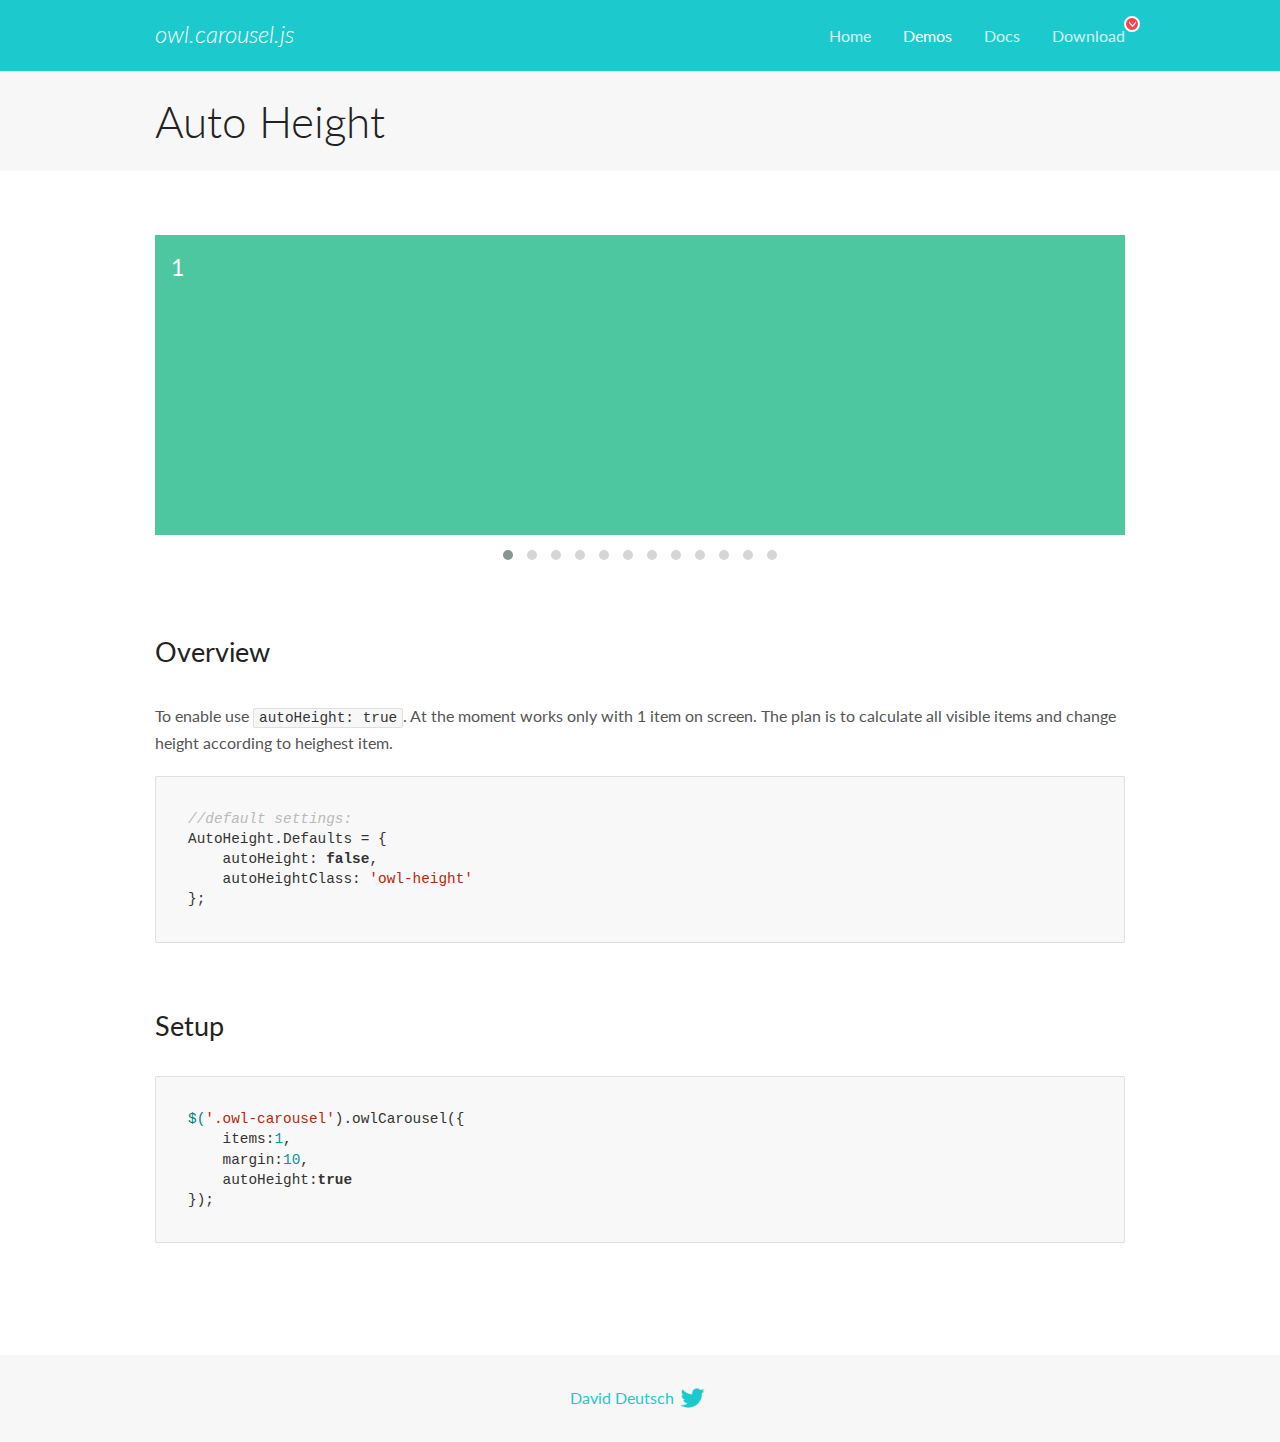
<file: owlcarousel/docs/demos/autoheight.html>
<!DOCTYPE html>
<html lang="en">
  <head>

    <!-- head -->
    <meta charset="utf-8">
    <meta name="msapplication-tap-highlight" content="no" />
    <meta name="viewport" content="width=device-width, initial-scale=1.0" />
    <meta name="description" content="autoHeight usage demo">
    <meta name="author" content="David Deutsch">
    <title>
      Auto Height Demo | Owl Carousel | 2.3.4
    </title>

    <!-- Stylesheets -->
    <link href='https://fonts.googleapis.com/css?family=Lato:300,400,700,400italic,300italic' rel='stylesheet' type='text/css'>
    <link rel="stylesheet" href="../assets/css/docs.theme.min.css">

    <!-- Owl Stylesheets -->
    <link rel="stylesheet" href="../assets/owlcarousel/assets/owl.carousel.min.css">
    <link rel="stylesheet" href="../assets/owlcarousel/assets/owl.theme.default.min.css">

    <!-- HTML5 shim and Respond.js IE8 support of HTML5 elements and media queries -->

    <!--[if lt IE 9]>
      <script src="https://oss.maxcdn.com/libs/html5shiv/3.7.0/html5shiv.js"></script>
      <script src="https://oss.maxcdn.com/libs/respond.js/1.3.0/respond.min.js"></script>
    <![endif]-->

    <!-- Favicons -->
    <link rel="apple-touch-icon-precomposed" sizes="144x144" href="../assets/ico/apple-touch-icon-144-precomposed.png">
    <link rel="shortcut icon" href="../assets/ico/favicon.png">
    <link rel="shortcut icon" href="favicon.ico">

    <!-- Yeah i know js should not be in header. Its required for demos.-->

    <!-- javascript -->
    <script src="../assets/vendors/jquery.min.js"></script>
    <script src="../assets/owlcarousel/owl.carousel.js"></script>
  </head>
  <body>

    <!-- header -->
    <header class="header">
      <div class="row">
        <div class="large-12 columns">
          <div class="brand left">
            <h3>
              <a href="/OwlCarousel2/">owl.carousel.js</a> 
            </h3>
          </div>
          <a id="toggle-nav" class="right">
            <span></span> <span></span> <span></span> 
          </a> 
          <div class="nav-bar">
            <ul class="clearfix">
              <li> <a href="/OwlCarousel2/index.html">Home</a>  </li>
              <li class="active">
                <a href="/OwlCarousel2/demos/demos.html">Demos</a> 
              </li>
              <li> <a href="/OwlCarousel2/docs/started-welcome.html">Docs</a>  </li>
              <li>
                <a href="https://github.com/OwlCarousel2/OwlCarousel2/archive/2.3.4.zip">Download</a> 
                <span class="download"></span> 
              </li>
            </ul>
          </div>
        </div>
      </div>
    </header>

    <!-- title -->
    <section class="title">
      <div class="row">
        <div class="large-12 columns">
          <h1>Auto Height</h1>
        </div>
      </div>
    </section>

    <!--  Demos -->
    <section id="demos">
      <div class="row">
        <div class="large-12 columns">
          <div class="owl-carousel owl-theme">
            <div class="item" style="height:300px">
              <h4>1</h4>
            </div>
            <div class="item" style="height:100px">
              <h4>2</h4>
            </div>
            <div class="item" style="height:500px">
              <h4>3</h4>
            </div>
            <div class="item" style="height:250px">
              <h4>4</h4>
            </div>
            <div class="item" style="height:400px">
              <h4>5</h4>
            </div>
            <div class="item" style="height:500px">
              <h4>6</h4>
            </div>
            <div class="item" style="height:600px">
              <h4>7</h4>
            </div>
            <div class="item" style="height:400px">
              <h4>8</h4>
            </div>
            <div class="item" style="height:300px">
              <h4>9</h4>
            </div>
            <div class="item" style="height:350px">
              <h4>10</h4>
            </div>
            <div class="item" style="height:200px">
              <h4>11</h4>
            </div>
            <div class="item" style="height:150px">
              <h4>12</h4>
            </div>
          </div>
          <h3 id="overview">Overview</h3>
          <p>To enable use <code>autoHeight: true</code>. At the moment works only with 1 item on screen. The plan is to calculate all visible items and change height according to heighest item.</p>
          <pre><code>//default settings:
AutoHeight.Defaults = {
    autoHeight: false,
    autoHeightClass: &#39;owl-height&#39;
};</code></pre>
          <h3 id="setup">Setup</h3>
          <pre><code>$(&#39;.owl-carousel&#39;).owlCarousel({
    items:1,
    margin:10,
    autoHeight:true
});</code></pre>
          <script>
            $(document).ready(function() {
              $('.owl-carousel').owlCarousel({
                items: 1,
                margin: 10,
                autoHeight: true
              });
            })
          </script>
        </div>
      </div>
    </section>

    <!-- footer -->
    <footer class="footer">
      <div class="row">
        <div class="large-12 columns">
          <h5>
            <a href="/OwlCarousel2/docs/support-contact.html">David Deutsch</a> 
            <a id="custom-tweet-button" href="https://twitter.com/share?url=https://github.com/OwlCarousel2/OwlCarousel2&text=Owl Carousel - This is so awesome! " target="_blank"></a> 
          </h5>
        </div>
      </div>
    </footer>

    <!-- vendors -->
    <script src="../assets/vendors/highlight.js"></script>
    <script src="../assets/js/app.js"></script>
  </body>
</html>
</file>
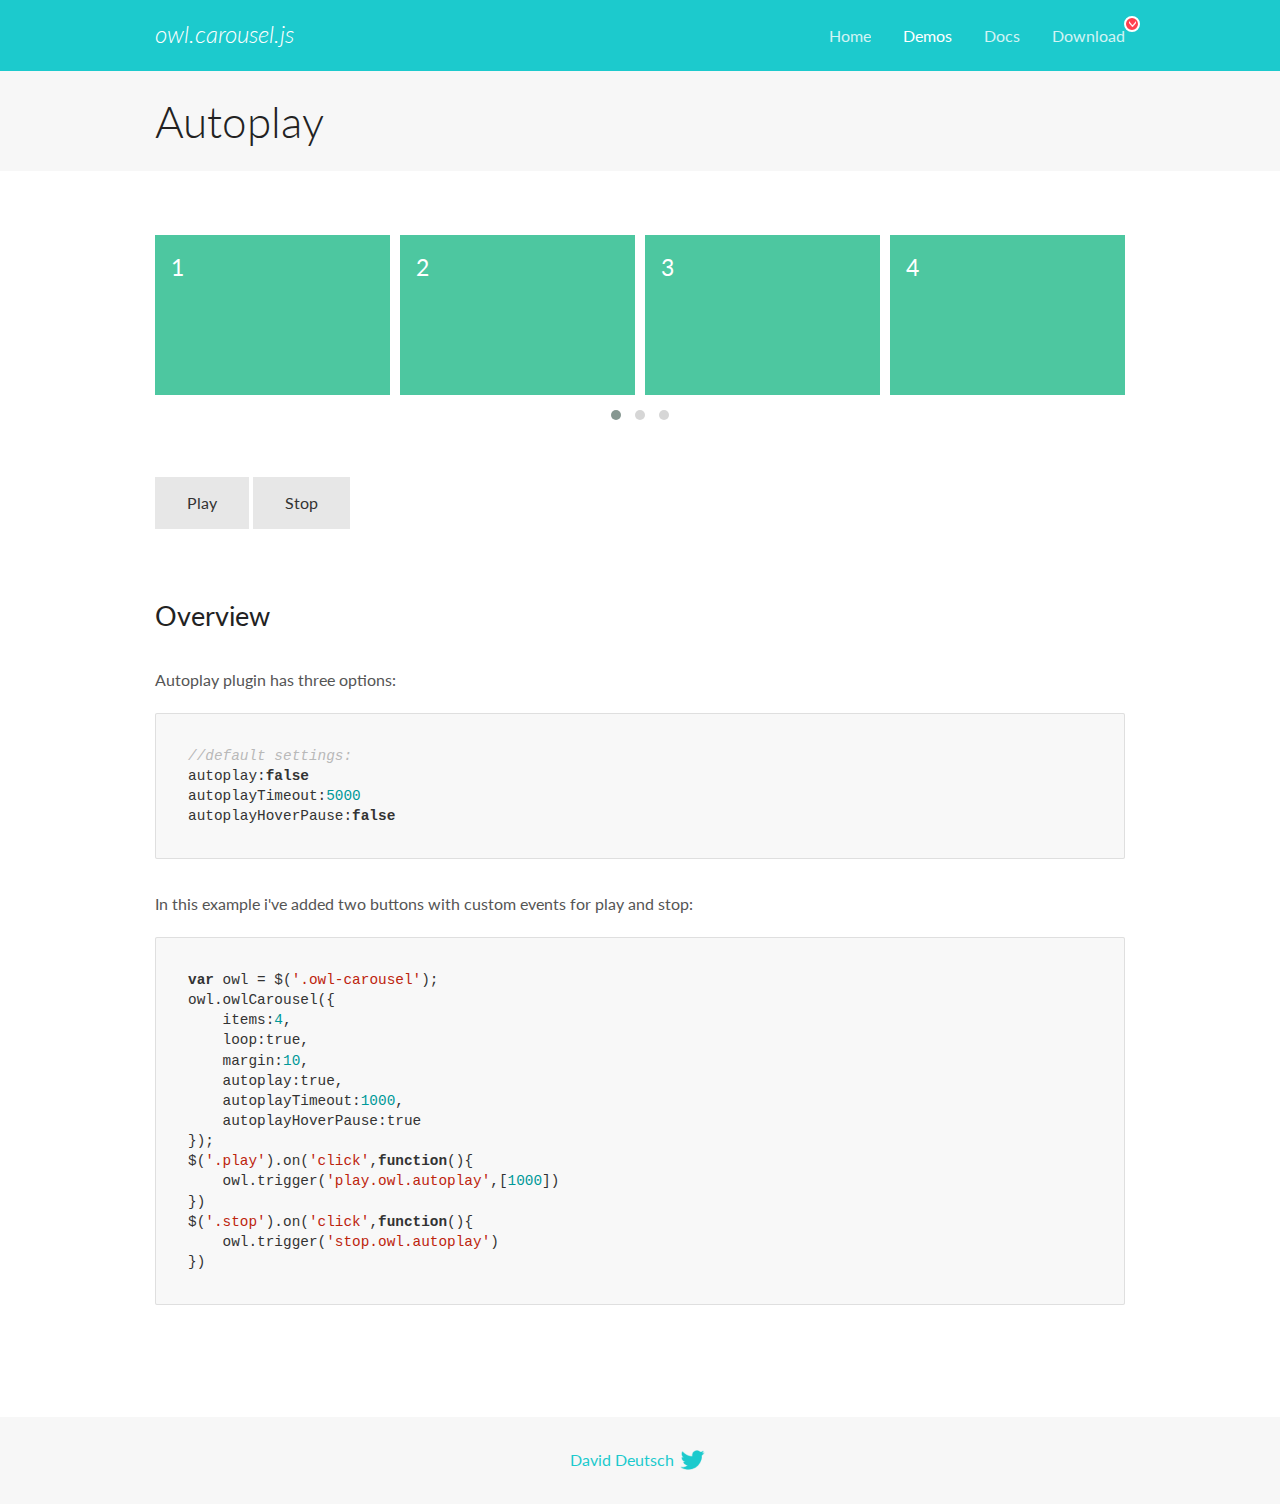
<file: owlcarousel/docs/demos/autoplay.html>
<!DOCTYPE html>
<html lang="en">
  <head>

    <!-- head -->
    <meta charset="utf-8">
    <meta name="msapplication-tap-highlight" content="no" />
    <meta name="viewport" content="width=device-width, initial-scale=1.0" />
    <meta name="description" content="Autoplay usage demo">
    <meta name="author" content="David Deutsch">
    <title>
      Autoplay Demo | Owl Carousel | 2.3.4
    </title>

    <!-- Stylesheets -->
    <link href='https://fonts.googleapis.com/css?family=Lato:300,400,700,400italic,300italic' rel='stylesheet' type='text/css'>
    <link rel="stylesheet" href="../assets/css/docs.theme.min.css">

    <!-- Owl Stylesheets -->
    <link rel="stylesheet" href="../assets/owlcarousel/assets/owl.carousel.min.css">
    <link rel="stylesheet" href="../assets/owlcarousel/assets/owl.theme.default.min.css">

    <!-- HTML5 shim and Respond.js IE8 support of HTML5 elements and media queries -->

    <!--[if lt IE 9]>
      <script src="https://oss.maxcdn.com/libs/html5shiv/3.7.0/html5shiv.js"></script>
      <script src="https://oss.maxcdn.com/libs/respond.js/1.3.0/respond.min.js"></script>
    <![endif]-->

    <!-- Favicons -->
    <link rel="apple-touch-icon-precomposed" sizes="144x144" href="../assets/ico/apple-touch-icon-144-precomposed.png">
    <link rel="shortcut icon" href="../assets/ico/favicon.png">
    <link rel="shortcut icon" href="favicon.ico">

    <!-- Yeah i know js should not be in header. Its required for demos.-->

    <!-- javascript -->
    <script src="../assets/vendors/jquery.min.js"></script>
    <script src="../assets/owlcarousel/owl.carousel.js"></script>
  </head>
  <body>

    <!-- header -->
    <header class="header">
      <div class="row">
        <div class="large-12 columns">
          <div class="brand left">
            <h3>
              <a href="/OwlCarousel2/">owl.carousel.js</a> 
            </h3>
          </div>
          <a id="toggle-nav" class="right">
            <span></span> <span></span> <span></span> 
          </a> 
          <div class="nav-bar">
            <ul class="clearfix">
              <li> <a href="/OwlCarousel2/index.html">Home</a>  </li>
              <li class="active">
                <a href="/OwlCarousel2/demos/demos.html">Demos</a> 
              </li>
              <li> <a href="/OwlCarousel2/docs/started-welcome.html">Docs</a>  </li>
              <li>
                <a href="https://github.com/OwlCarousel2/OwlCarousel2/archive/2.3.4.zip">Download</a> 
                <span class="download"></span> 
              </li>
            </ul>
          </div>
        </div>
      </div>
    </header>

    <!-- title -->
    <section class="title">
      <div class="row">
        <div class="large-12 columns">
          <h1>Autoplay</h1>
        </div>
      </div>
    </section>

    <!--  Demos -->
    <section id="demos">
      <div class="row">
        <div class="large-12 columns">
          <div class="owl-carousel owl-theme">
            <div class="item">
              <h4>1</h4>
            </div>
            <div class="item">
              <h4>2</h4>
            </div>
            <div class="item">
              <h4>3</h4>
            </div>
            <div class="item">
              <h4>4</h4>
            </div>
            <div class="item">
              <h4>5</h4>
            </div>
            <div class="item">
              <h4>6</h4>
            </div>
            <div class="item">
              <h4>7</h4>
            </div>
            <div class="item">
              <h4>8</h4>
            </div>
            <div class="item">
              <h4>9</h4>
            </div>
            <div class="item">
              <h4>10</h4>
            </div>
            <div class="item">
              <h4>11</h4>
            </div>
            <div class="item">
              <h4>12</h4>
            </div>
          </div>
          <a class="button secondary play">Play</a> 
          <a class="button secondary stop">Stop</a> 
          <h3 id="overview">Overview</h3>
          <p>Autoplay plugin has three options:</p>
          <pre><code>//default settings:
autoplay:false
autoplayTimeout:5000
autoplayHoverPause:false</code></pre>
          <p>In this example i&#39;ve added two buttons with custom events for play and stop:</p>
          <pre><code>var owl = $(&#39;.owl-carousel&#39;);
owl.owlCarousel({
    items:4,
    loop:true,
    margin:10,
    autoplay:true,
    autoplayTimeout:1000,
    autoplayHoverPause:true
});
$(&#39;.play&#39;).on(&#39;click&#39;,function(){
    owl.trigger(&#39;play.owl.autoplay&#39;,[1000])
})
$(&#39;.stop&#39;).on(&#39;click&#39;,function(){
    owl.trigger(&#39;stop.owl.autoplay&#39;)
})</code></pre>
          <script>
            $(document).ready(function() {
              var owl = $('.owl-carousel');
              owl.owlCarousel({
                items: 4,
                loop: true,
                margin: 10,
                autoplay: true,
                autoplayTimeout: 1000,
                autoplayHoverPause: true
              });
              $('.play').on('click', function() {
                owl.trigger('play.owl.autoplay', [1000])
              })
              $('.stop').on('click', function() {
                owl.trigger('stop.owl.autoplay')
              })
            })
          </script>
        </div>
      </div>
    </section>

    <!-- footer -->
    <footer class="footer">
      <div class="row">
        <div class="large-12 columns">
          <h5>
            <a href="/OwlCarousel2/docs/support-contact.html">David Deutsch</a> 
            <a id="custom-tweet-button" href="https://twitter.com/share?url=https://github.com/OwlCarousel2/OwlCarousel2&text=Owl Carousel - This is so awesome! " target="_blank"></a> 
          </h5>
        </div>
      </div>
    </footer>

    <!-- vendors -->
    <script src="../assets/vendors/highlight.js"></script>
    <script src="../assets/js/app.js"></script>
  </body>
</html>
</file>
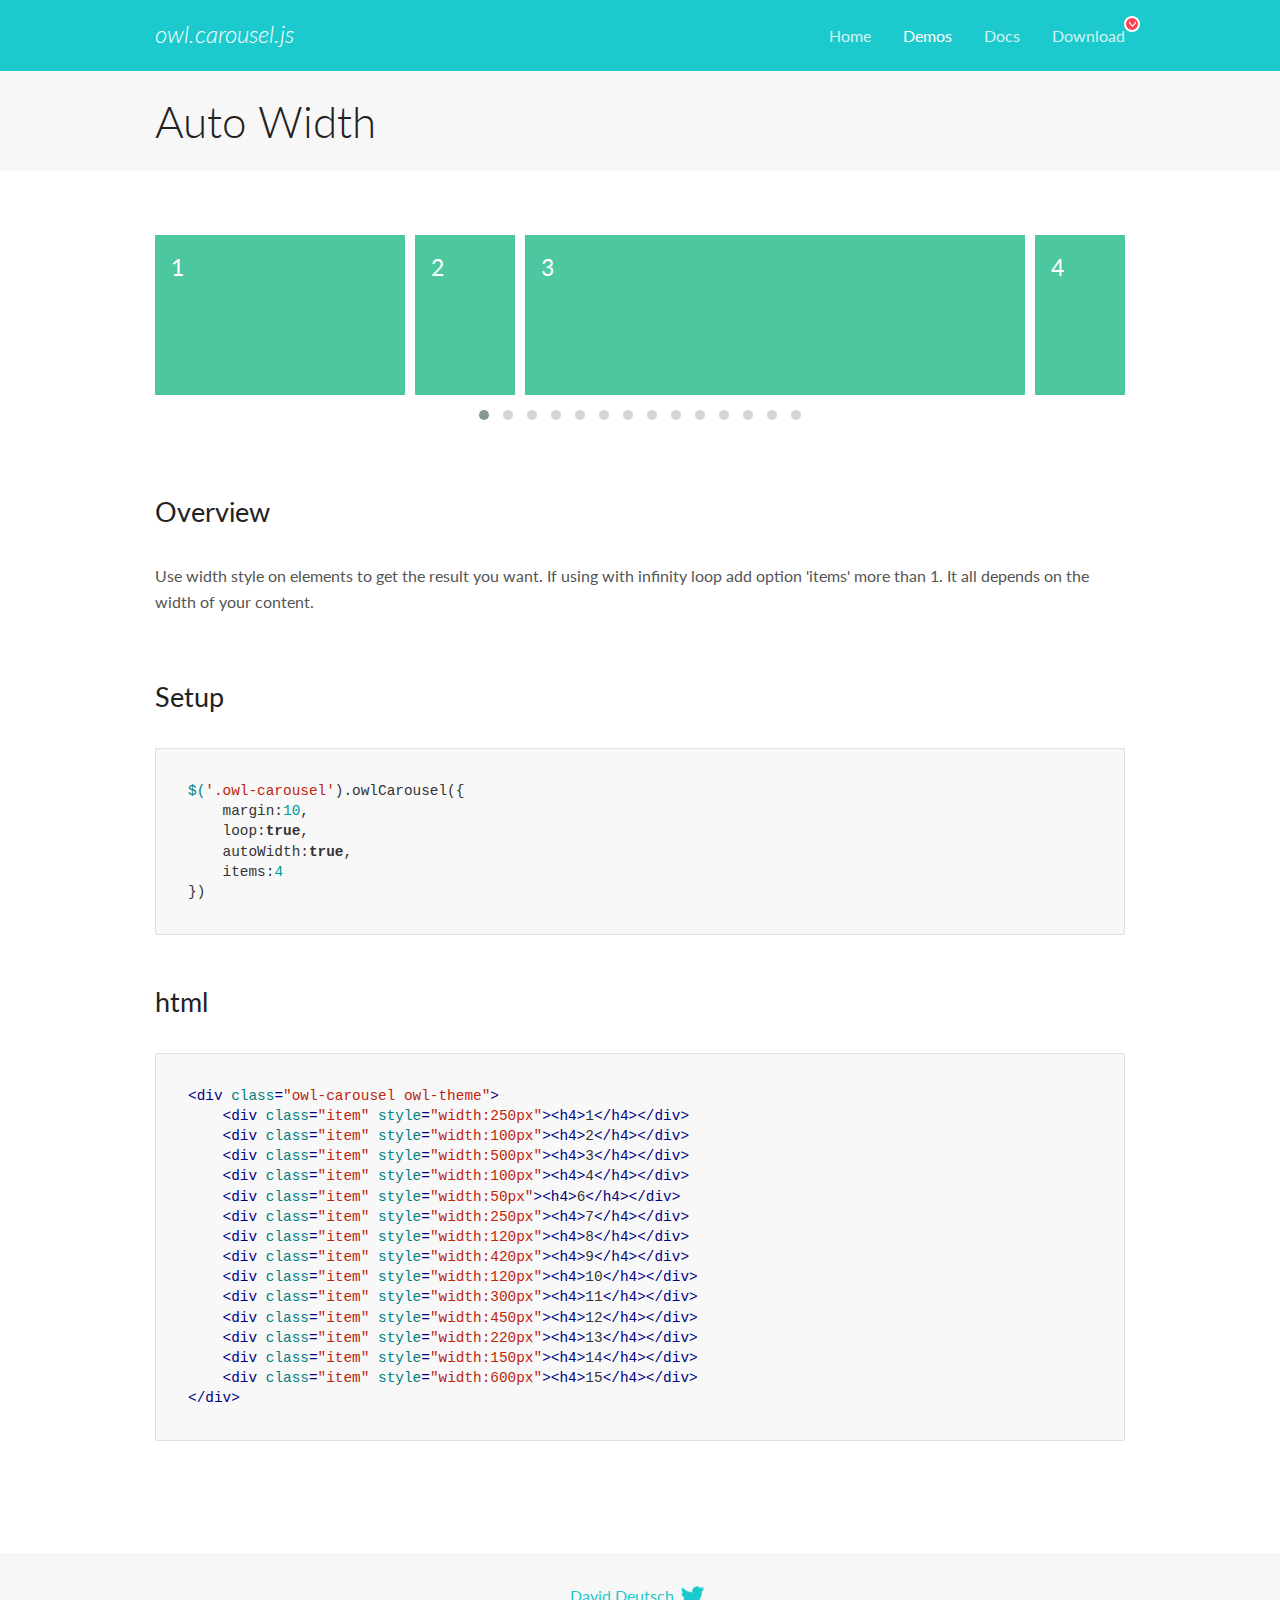
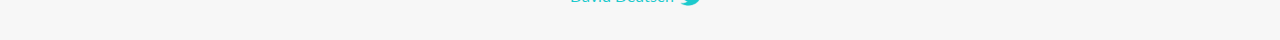
<file: owlcarousel/docs/demos/autowidth.html>
<!DOCTYPE html>
<html lang="en">
  <head>

    <!-- head -->
    <meta charset="utf-8">
    <meta name="msapplication-tap-highlight" content="no" />
    <meta name="viewport" content="width=device-width, initial-scale=1.0" />
    <meta name="description" content="Auto Width">
    <meta name="author" content="David Deutsch">
    <title>
      Auto Width Demo | Owl Carousel | 2.3.4
    </title>

    <!-- Stylesheets -->
    <link href='https://fonts.googleapis.com/css?family=Lato:300,400,700,400italic,300italic' rel='stylesheet' type='text/css'>
    <link rel="stylesheet" href="../assets/css/docs.theme.min.css">

    <!-- Owl Stylesheets -->
    <link rel="stylesheet" href="../assets/owlcarousel/assets/owl.carousel.min.css">
    <link rel="stylesheet" href="../assets/owlcarousel/assets/owl.theme.default.min.css">

    <!-- HTML5 shim and Respond.js IE8 support of HTML5 elements and media queries -->

    <!--[if lt IE 9]>
      <script src="https://oss.maxcdn.com/libs/html5shiv/3.7.0/html5shiv.js"></script>
      <script src="https://oss.maxcdn.com/libs/respond.js/1.3.0/respond.min.js"></script>
    <![endif]-->

    <!-- Favicons -->
    <link rel="apple-touch-icon-precomposed" sizes="144x144" href="../assets/ico/apple-touch-icon-144-precomposed.png">
    <link rel="shortcut icon" href="../assets/ico/favicon.png">
    <link rel="shortcut icon" href="favicon.ico">

    <!-- Yeah i know js should not be in header. Its required for demos.-->

    <!-- javascript -->
    <script src="../assets/vendors/jquery.min.js"></script>
    <script src="../assets/owlcarousel/owl.carousel.js"></script>
  </head>
  <body>

    <!-- header -->
    <header class="header">
      <div class="row">
        <div class="large-12 columns">
          <div class="brand left">
            <h3>
              <a href="/OwlCarousel2/">owl.carousel.js</a> 
            </h3>
          </div>
          <a id="toggle-nav" class="right">
            <span></span> <span></span> <span></span> 
          </a> 
          <div class="nav-bar">
            <ul class="clearfix">
              <li> <a href="/OwlCarousel2/index.html">Home</a>  </li>
              <li class="active">
                <a href="/OwlCarousel2/demos/demos.html">Demos</a> 
              </li>
              <li> <a href="/OwlCarousel2/docs/started-welcome.html">Docs</a>  </li>
              <li>
                <a href="https://github.com/OwlCarousel2/OwlCarousel2/archive/2.3.4.zip">Download</a> 
                <span class="download"></span> 
              </li>
            </ul>
          </div>
        </div>
      </div>
    </header>

    <!-- title -->
    <section class="title">
      <div class="row">
        <div class="large-12 columns">
          <h1>Auto Width</h1>
        </div>
      </div>
    </section>

    <!--  Demos -->
    <section id="demos">
      <div class="row">
        <div class="large-12 columns">
          <div class="owl-carousel owl-theme">
            <div class="item" style="width:250px">
              <h4>1</h4>
            </div>
            <div class="item" style="width:100px">
              <h4>2</h4>
            </div>
            <div class="item" style="width:500px">
              <h4>3</h4>
            </div>
            <div class="item" style="width:100px">
              <h4>4</h4>
            </div>
            <div class="item" style="width:50px">
              <h4>6</h4>
            </div>
            <div class="item" style="width:250px">
              <h4>7</h4>
            </div>
            <div class="item" style="width:120px">
              <h4>8</h4>
            </div>
            <div class="item" style="width:420px">
              <h4>9</h4>
            </div>
            <div class="item" style="width:120px">
              <h4>10</h4>
            </div>
            <div class="item" style="width:300px">
              <h4>11</h4>
            </div>
            <div class="item" style="width:450px">
              <h4>12</h4>
            </div>
            <div class="item" style="width:220px">
              <h4>13</h4>
            </div>
            <div class="item" style="width:150px">
              <h4>14</h4>
            </div>
            <div class="item" style="width:600px">
              <h4>15</h4>
            </div>
          </div>
          <h3 id="overview">Overview</h3>
          <p>Use width style on elements to get the result you want. If using with infinity loop add option &#39;items&#39; more than 1. It all depends on the width of your content.</p>
          <h3 id="setup">Setup</h3>
          <pre><code>$(&#39;.owl-carousel&#39;).owlCarousel({
    margin:10,
    loop:true,
    autoWidth:true,
    items:4
})</code></pre>
          <h3 id="html">html</h3>
          <pre><code>&lt;div class=&quot;owl-carousel owl-theme&quot;&gt;
    &lt;div class=&quot;item&quot; style=&quot;width:250px&quot;&gt;&lt;h4&gt;1&lt;/h4&gt;&lt;/div&gt;
    &lt;div class=&quot;item&quot; style=&quot;width:100px&quot;&gt;&lt;h4&gt;2&lt;/h4&gt;&lt;/div&gt;
    &lt;div class=&quot;item&quot; style=&quot;width:500px&quot;&gt;&lt;h4&gt;3&lt;/h4&gt;&lt;/div&gt;
    &lt;div class=&quot;item&quot; style=&quot;width:100px&quot;&gt;&lt;h4&gt;4&lt;/h4&gt;&lt;/div&gt;
    &lt;div class=&quot;item&quot; style=&quot;width:50px&quot;&gt;&lt;h4&gt;6&lt;/h4&gt;&lt;/div&gt;
    &lt;div class=&quot;item&quot; style=&quot;width:250px&quot;&gt;&lt;h4&gt;7&lt;/h4&gt;&lt;/div&gt;
    &lt;div class=&quot;item&quot; style=&quot;width:120px&quot;&gt;&lt;h4&gt;8&lt;/h4&gt;&lt;/div&gt;
    &lt;div class=&quot;item&quot; style=&quot;width:420px&quot;&gt;&lt;h4&gt;9&lt;/h4&gt;&lt;/div&gt;
    &lt;div class=&quot;item&quot; style=&quot;width:120px&quot;&gt;&lt;h4&gt;10&lt;/h4&gt;&lt;/div&gt;
    &lt;div class=&quot;item&quot; style=&quot;width:300px&quot;&gt;&lt;h4&gt;11&lt;/h4&gt;&lt;/div&gt;
    &lt;div class=&quot;item&quot; style=&quot;width:450px&quot;&gt;&lt;h4&gt;12&lt;/h4&gt;&lt;/div&gt;
    &lt;div class=&quot;item&quot; style=&quot;width:220px&quot;&gt;&lt;h4&gt;13&lt;/h4&gt;&lt;/div&gt;
    &lt;div class=&quot;item&quot; style=&quot;width:150px&quot;&gt;&lt;h4&gt;14&lt;/h4&gt;&lt;/div&gt;
    &lt;div class=&quot;item&quot; style=&quot;width:600px&quot;&gt;&lt;h4&gt;15&lt;/h4&gt;&lt;/div&gt;
&lt;/div&gt;</code></pre>
          <script>
            $(document).ready(function() {
              $('.owl-carousel').owlCarousel({
                margin: 10,
                loop: true,
                autoWidth: true,
                items: 4
              })
            })
          </script>
        </div>
      </div>
    </section>

    <!-- footer -->
    <footer class="footer">
      <div class="row">
        <div class="large-12 columns">
          <h5>
            <a href="/OwlCarousel2/docs/support-contact.html">David Deutsch</a> 
            <a id="custom-tweet-button" href="https://twitter.com/share?url=https://github.com/OwlCarousel2/OwlCarousel2&text=Owl Carousel - This is so awesome! " target="_blank"></a> 
          </h5>
        </div>
      </div>
    </footer>

    <!-- vendors -->
    <script src="../assets/vendors/highlight.js"></script>
    <script src="../assets/js/app.js"></script>
  </body>
</html>
</file>
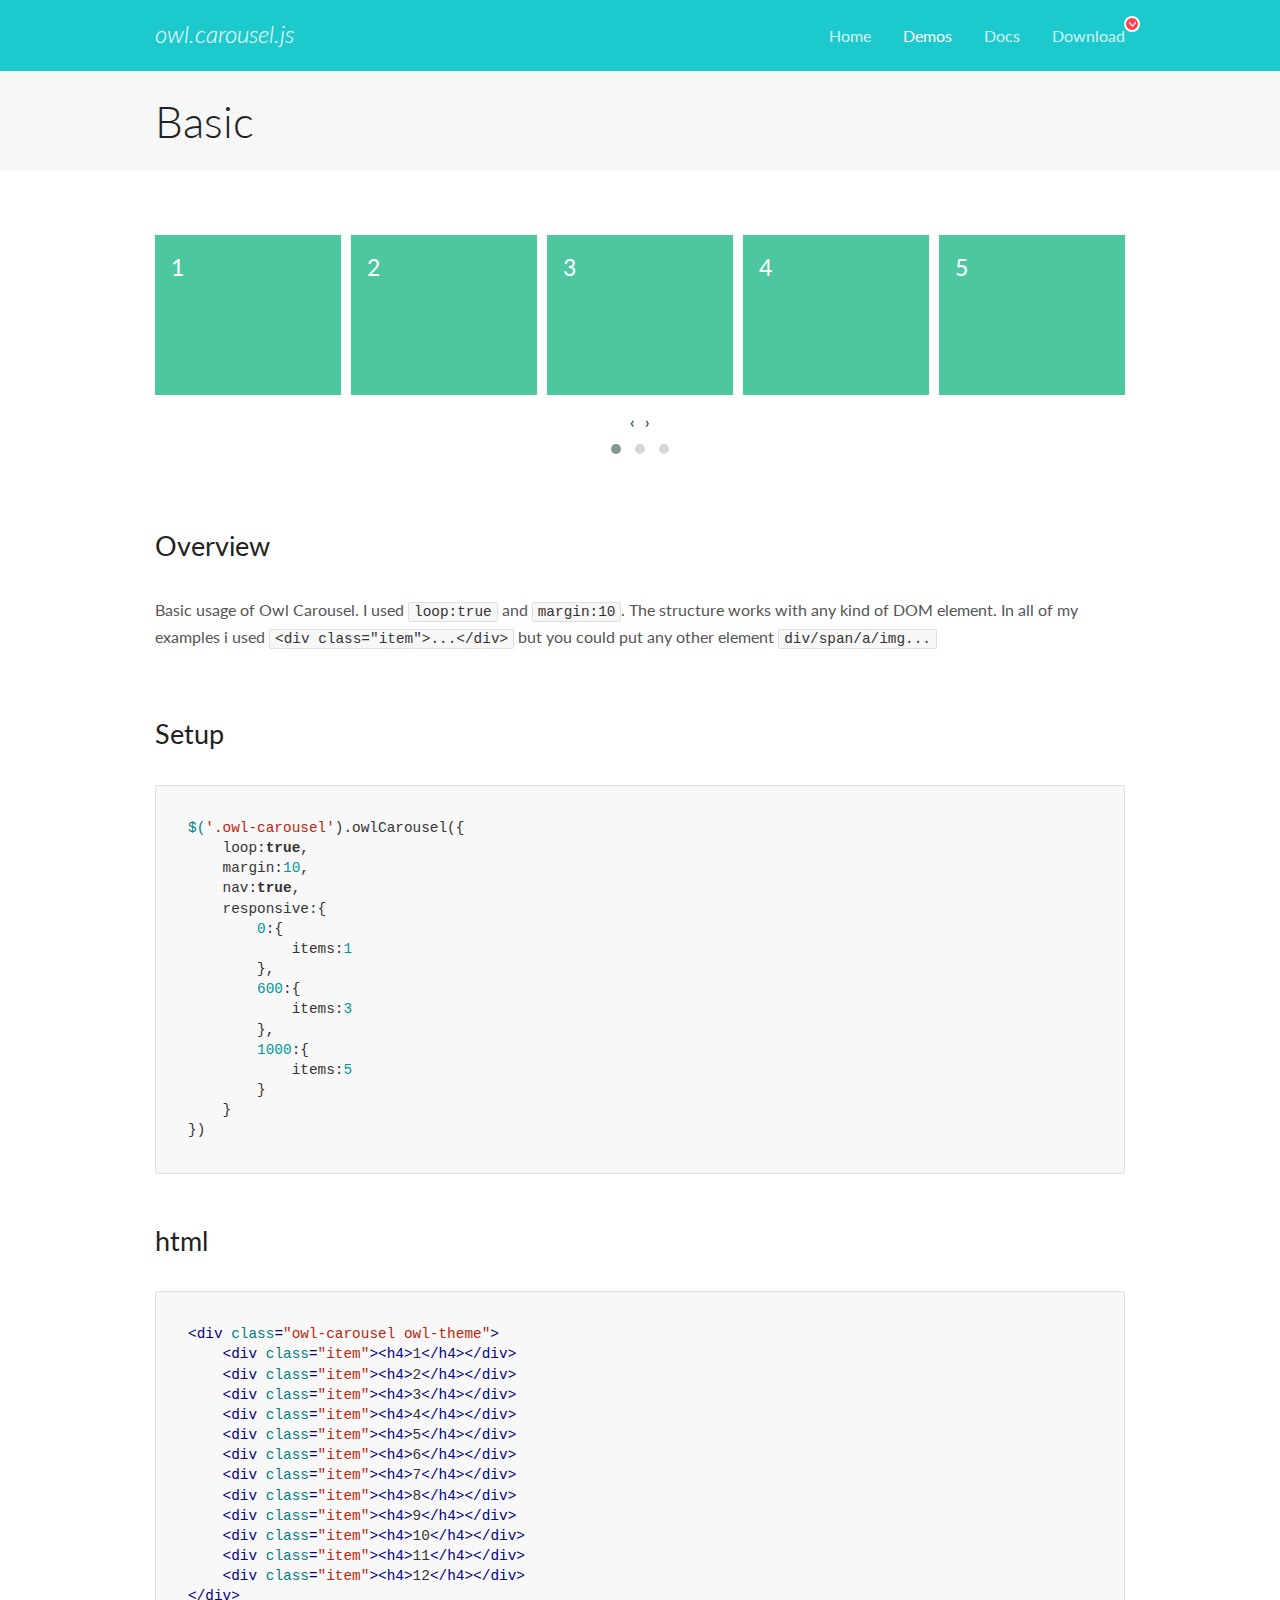
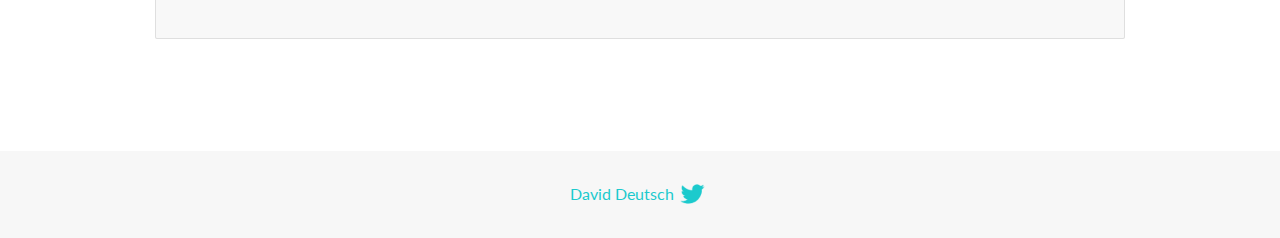
<file: owlcarousel/docs/demos/basic.html>
<!DOCTYPE html>
<html lang="en">
  <head>

    <!-- head -->
    <meta charset="utf-8">
    <meta name="msapplication-tap-highlight" content="no" />
    <meta name="viewport" content="width=device-width, initial-scale=1.0" />
    <meta name="description" content="Basic usage demo">
    <meta name="author" content="David Deutsch">
    <title>
      Basic Demo | Owl Carousel | 2.3.4
    </title>

    <!-- Stylesheets -->
    <link href='https://fonts.googleapis.com/css?family=Lato:300,400,700,400italic,300italic' rel='stylesheet' type='text/css'>
    <link rel="stylesheet" href="../assets/css/docs.theme.min.css">

    <!-- Owl Stylesheets -->
    <link rel="stylesheet" href="../assets/owlcarousel/assets/owl.carousel.min.css">
    <link rel="stylesheet" href="../assets/owlcarousel/assets/owl.theme.default.min.css">

    <!-- HTML5 shim and Respond.js IE8 support of HTML5 elements and media queries -->

    <!--[if lt IE 9]>
      <script src="https://oss.maxcdn.com/libs/html5shiv/3.7.0/html5shiv.js"></script>
      <script src="https://oss.maxcdn.com/libs/respond.js/1.3.0/respond.min.js"></script>
    <![endif]-->

    <!-- Favicons -->
    <link rel="apple-touch-icon-precomposed" sizes="144x144" href="../assets/ico/apple-touch-icon-144-precomposed.png">
    <link rel="shortcut icon" href="../assets/ico/favicon.png">
    <link rel="shortcut icon" href="favicon.ico">

    <!-- Yeah i know js should not be in header. Its required for demos.-->

    <!-- javascript -->
    <script src="../assets/vendors/jquery.min.js"></script>
    <script src="../assets/owlcarousel/owl.carousel.js"></script>
  </head>
  <body>

    <!-- header -->
    <header class="header">
      <div class="row">
        <div class="large-12 columns">
          <div class="brand left">
            <h3>
              <a href="/OwlCarousel2/">owl.carousel.js</a> 
            </h3>
          </div>
          <a id="toggle-nav" class="right">
            <span></span> <span></span> <span></span> 
          </a> 
          <div class="nav-bar">
            <ul class="clearfix">
              <li> <a href="/OwlCarousel2/index.html">Home</a>  </li>
              <li class="active">
                <a href="/OwlCarousel2/demos/demos.html">Demos</a> 
              </li>
              <li> <a href="/OwlCarousel2/docs/started-welcome.html">Docs</a>  </li>
              <li>
                <a href="https://github.com/OwlCarousel2/OwlCarousel2/archive/2.3.4.zip">Download</a> 
                <span class="download"></span> 
              </li>
            </ul>
          </div>
        </div>
      </div>
    </header>

    <!-- title -->
    <section class="title">
      <div class="row">
        <div class="large-12 columns">
          <h1>Basic</h1>
        </div>
      </div>
    </section>

    <!--  Demos -->
    <section id="demos">
      <div class="row">
        <div class="large-12 columns">
          <div class="owl-carousel owl-theme">
            <div class="item">
              <h4>1</h4>
            </div>
            <div class="item">
              <h4>2</h4>
            </div>
            <div class="item">
              <h4>3</h4>
            </div>
            <div class="item">
              <h4>4</h4>
            </div>
            <div class="item">
              <h4>5</h4>
            </div>
            <div class="item">
              <h4>6</h4>
            </div>
            <div class="item">
              <h4>7</h4>
            </div>
            <div class="item">
              <h4>8</h4>
            </div>
            <div class="item">
              <h4>9</h4>
            </div>
            <div class="item">
              <h4>10</h4>
            </div>
            <div class="item">
              <h4>11</h4>
            </div>
            <div class="item">
              <h4>12</h4>
            </div>
          </div>
          <h3 id="overview">Overview</h3>
          <p>Basic usage of Owl Carousel. I used <code>loop:true</code> and <code>margin:10</code>. The structure works with any kind of DOM element. In all of my examples i used <code>&lt;div class=&quot;item&quot;&gt;...&lt;/div&gt;</code> but you could
            put any other element <code>div/span/a/img...</code></p>
          <h3 id="setup">Setup</h3>
          <pre><code>$(&#39;.owl-carousel&#39;).owlCarousel({
    loop:true,
    margin:10,
    nav:true,
    responsive:{
        0:{
            items:1
        },
        600:{
            items:3
        },
        1000:{
            items:5
        }
    }
})</code></pre>
          <h3 id="html">html</h3>
          <pre><code>&lt;div class=&quot;owl-carousel owl-theme&quot;&gt;
    &lt;div class=&quot;item&quot;&gt;&lt;h4&gt;1&lt;/h4&gt;&lt;/div&gt;
    &lt;div class=&quot;item&quot;&gt;&lt;h4&gt;2&lt;/h4&gt;&lt;/div&gt;
    &lt;div class=&quot;item&quot;&gt;&lt;h4&gt;3&lt;/h4&gt;&lt;/div&gt;
    &lt;div class=&quot;item&quot;&gt;&lt;h4&gt;4&lt;/h4&gt;&lt;/div&gt;
    &lt;div class=&quot;item&quot;&gt;&lt;h4&gt;5&lt;/h4&gt;&lt;/div&gt;
    &lt;div class=&quot;item&quot;&gt;&lt;h4&gt;6&lt;/h4&gt;&lt;/div&gt;
    &lt;div class=&quot;item&quot;&gt;&lt;h4&gt;7&lt;/h4&gt;&lt;/div&gt;
    &lt;div class=&quot;item&quot;&gt;&lt;h4&gt;8&lt;/h4&gt;&lt;/div&gt;
    &lt;div class=&quot;item&quot;&gt;&lt;h4&gt;9&lt;/h4&gt;&lt;/div&gt;
    &lt;div class=&quot;item&quot;&gt;&lt;h4&gt;10&lt;/h4&gt;&lt;/div&gt;
    &lt;div class=&quot;item&quot;&gt;&lt;h4&gt;11&lt;/h4&gt;&lt;/div&gt;
    &lt;div class=&quot;item&quot;&gt;&lt;h4&gt;12&lt;/h4&gt;&lt;/div&gt;
&lt;/div&gt;</code></pre>
          <script>
            $(document).ready(function() {
              var owl = $('.owl-carousel');
              owl.owlCarousel({
                margin: 10,
                nav: true,
                loop: true,
                responsive: {
                  0: {
                    items: 1
                  },
                  600: {
                    items: 3
                  },
                  1000: {
                    items: 5
                  }
                }
              })
            })
          </script>
        </div>
      </div>
    </section>

    <!-- footer -->
    <footer class="footer">
      <div class="row">
        <div class="large-12 columns">
          <h5>
            <a href="/OwlCarousel2/docs/support-contact.html">David Deutsch</a> 
            <a id="custom-tweet-button" href="https://twitter.com/share?url=https://github.com/OwlCarousel2/OwlCarousel2&text=Owl Carousel - This is so awesome! " target="_blank"></a> 
          </h5>
        </div>
      </div>
    </footer>

    <!-- vendors -->
    <script src="../assets/vendors/highlight.js"></script>
    <script src="../assets/js/app.js"></script>
  </body>
</html>
</file>
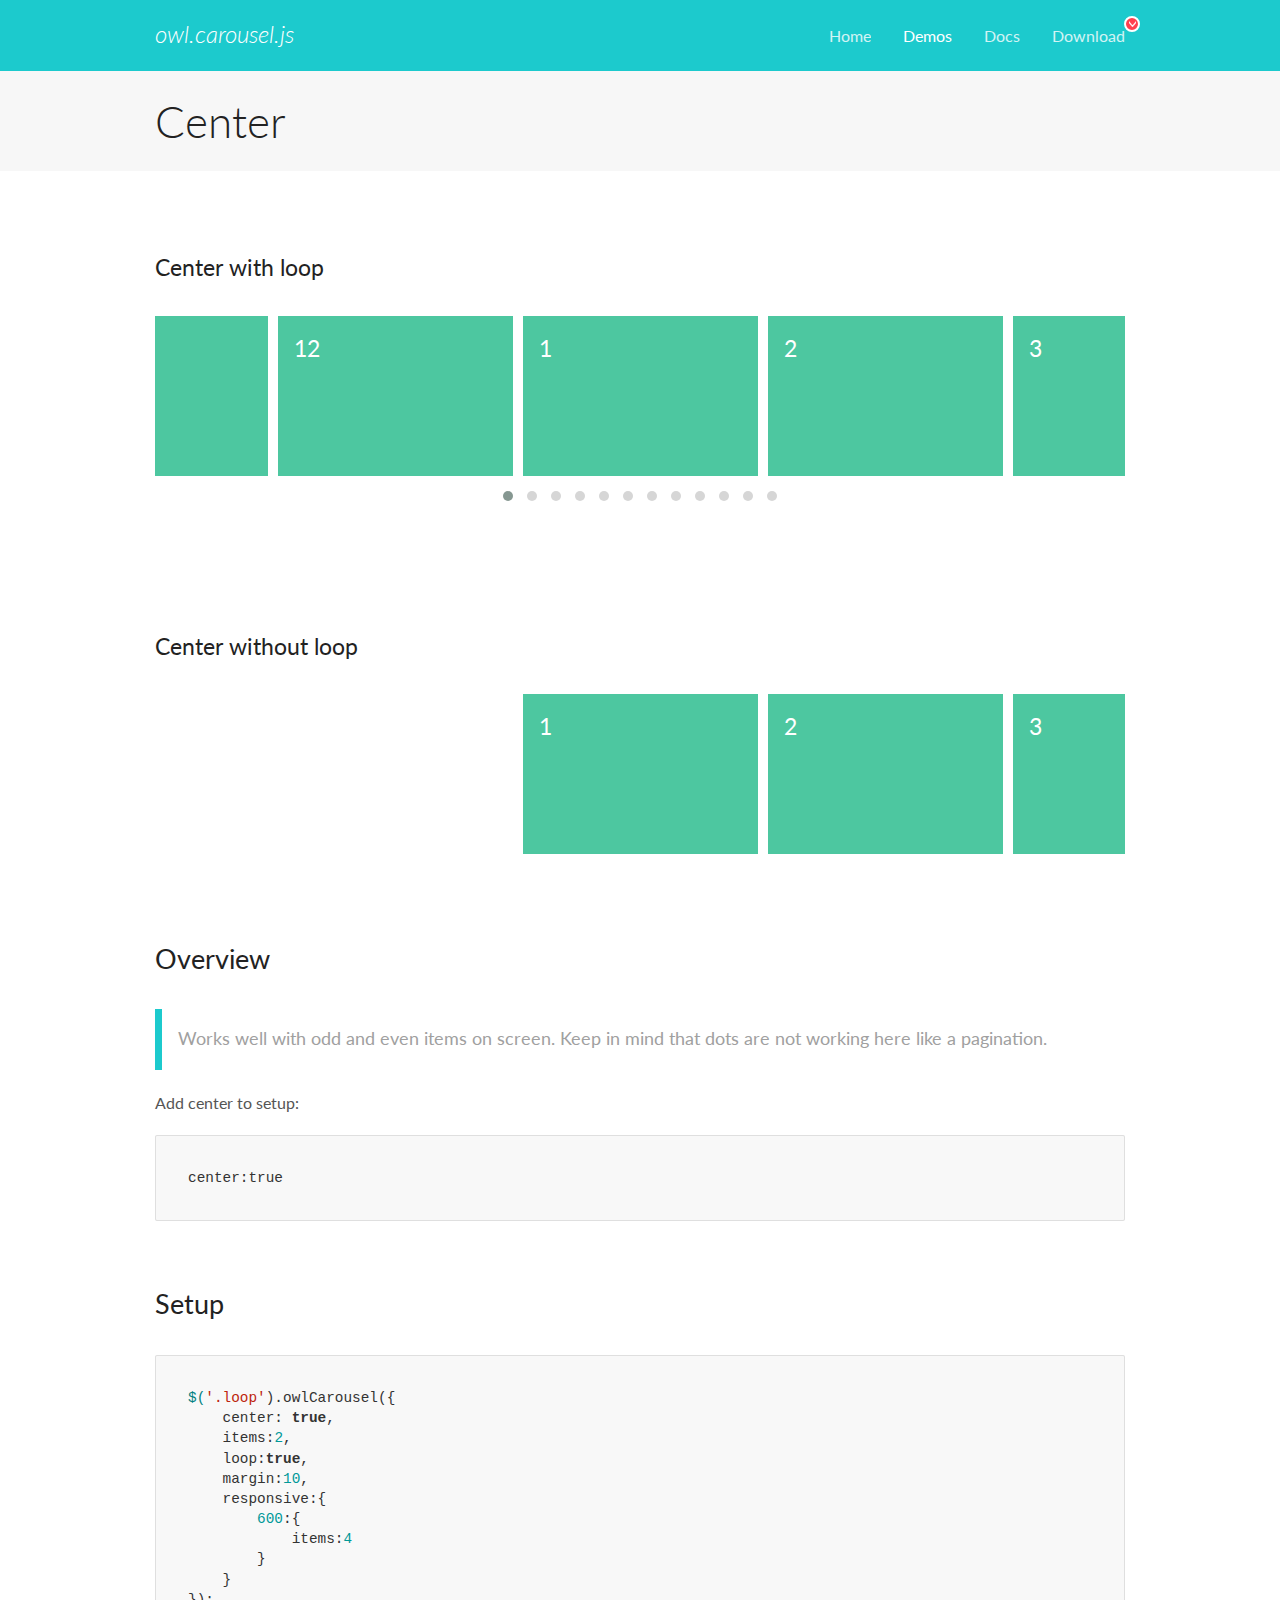
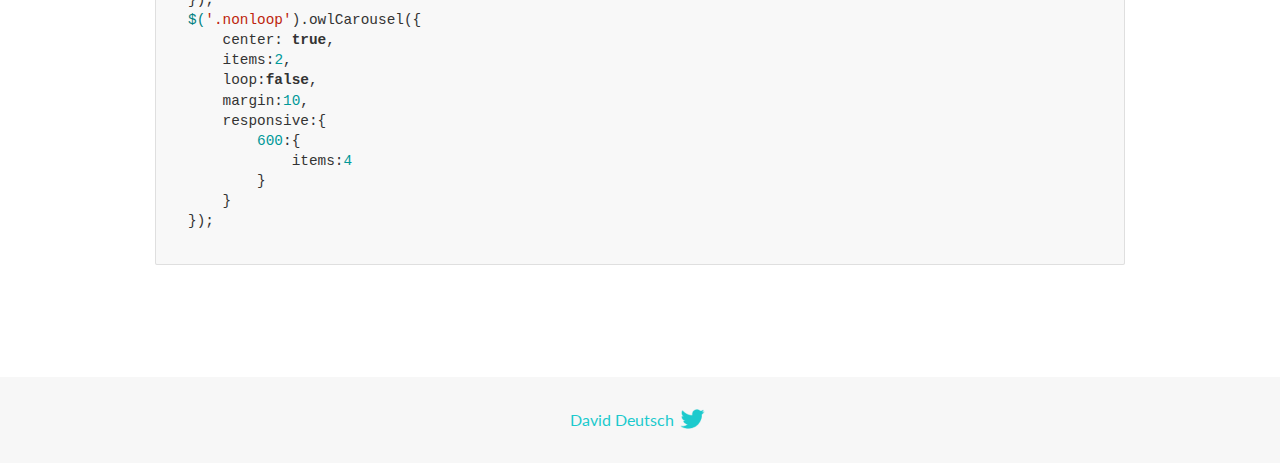
<file: owlcarousel/docs/demos/center.html>
<!DOCTYPE html>
<html lang="en">
  <head>

    <!-- head -->
    <meta charset="utf-8">
    <meta name="msapplication-tap-highlight" content="no" />
    <meta name="viewport" content="width=device-width, initial-scale=1.0" />
    <meta name="description" content="Center carousel">
    <meta name="author" content="David Deutsch">
    <title>
      Center Demo | Owl Carousel | 2.3.4
    </title>

    <!-- Stylesheets -->
    <link href='https://fonts.googleapis.com/css?family=Lato:300,400,700,400italic,300italic' rel='stylesheet' type='text/css'>
    <link rel="stylesheet" href="../assets/css/docs.theme.min.css">

    <!-- Owl Stylesheets -->
    <link rel="stylesheet" href="../assets/owlcarousel/assets/owl.carousel.min.css">
    <link rel="stylesheet" href="../assets/owlcarousel/assets/owl.theme.default.min.css">

    <!-- HTML5 shim and Respond.js IE8 support of HTML5 elements and media queries -->

    <!--[if lt IE 9]>
      <script src="https://oss.maxcdn.com/libs/html5shiv/3.7.0/html5shiv.js"></script>
      <script src="https://oss.maxcdn.com/libs/respond.js/1.3.0/respond.min.js"></script>
    <![endif]-->

    <!-- Favicons -->
    <link rel="apple-touch-icon-precomposed" sizes="144x144" href="../assets/ico/apple-touch-icon-144-precomposed.png">
    <link rel="shortcut icon" href="../assets/ico/favicon.png">
    <link rel="shortcut icon" href="favicon.ico">

    <!-- Yeah i know js should not be in header. Its required for demos.-->

    <!-- javascript -->
    <script src="../assets/vendors/jquery.min.js"></script>
    <script src="../assets/owlcarousel/owl.carousel.js"></script>
  </head>
  <body>

    <!-- header -->
    <header class="header">
      <div class="row">
        <div class="large-12 columns">
          <div class="brand left">
            <h3>
              <a href="/OwlCarousel2/">owl.carousel.js</a> 
            </h3>
          </div>
          <a id="toggle-nav" class="right">
            <span></span> <span></span> <span></span> 
          </a> 
          <div class="nav-bar">
            <ul class="clearfix">
              <li> <a href="/OwlCarousel2/index.html">Home</a>  </li>
              <li class="active">
                <a href="/OwlCarousel2/demos/demos.html">Demos</a> 
              </li>
              <li> <a href="/OwlCarousel2/docs/started-welcome.html">Docs</a>  </li>
              <li>
                <a href="https://github.com/OwlCarousel2/OwlCarousel2/archive/2.3.4.zip">Download</a> 
                <span class="download"></span> 
              </li>
            </ul>
          </div>
        </div>
      </div>
    </header>

    <!-- title -->
    <section class="title">
      <div class="row">
        <div class="large-12 columns">
          <h1>Center</h1>
        </div>
      </div>
    </section>

    <!--  Demos -->
    <section id="demos">
      <div class="row">
        <div class="large-12 columns">
          <h4 id="center-with-loop">Center with loop</h4>
          <div class="loop owl-carousel owl-theme">
            <div class="item">
              <h4>1</h4>
            </div>
            <div class="item">
              <h4>2</h4>
            </div>
            <div class="item">
              <h4>3</h4>
            </div>
            <div class="item">
              <h4>4</h4>
            </div>
            <div class="item">
              <h4>5</h4>
            </div>
            <div class="item">
              <h4>6</h4>
            </div>
            <div class="item">
              <h4>7</h4>
            </div>
            <div class="item">
              <h4>8</h4>
            </div>
            <div class="item">
              <h4>9</h4>
            </div>
            <div class="item">
              <h4>10</h4>
            </div>
            <div class="item">
              <h4>11</h4>
            </div>
            <div class="item">
              <h4>12</h4>
            </div>
          </div>
          <br>
          <h4 id="center-without-loop">Center without loop</h4>
          <div class="nonloop owl-carousel">
            <div class="item">
              <h4>1</h4>
            </div>
            <div class="item">
              <h4>2</h4>
            </div>
            <div class="item">
              <h4>3</h4>
            </div>
            <div class="item">
              <h4>4</h4>
            </div>
            <div class="item">
              <h4>5</h4>
            </div>
            <div class="item">
              <h4>6</h4>
            </div>
            <div class="item">
              <h4>7</h4>
            </div>
            <div class="item">
              <h4>8</h4>
            </div>
            <div class="item">
              <h4>9</h4>
            </div>
            <div class="item">
              <h4>10</h4>
            </div>
            <div class="item">
              <h4>11</h4>
            </div>
            <div class="item">
              <h4>12</h4>
            </div>
          </div>
          <h3 id="overview">Overview</h3>
          <blockquote>
            <p>Works well with odd and even items on screen. Keep in mind that dots are not working here like a pagination.</p>
          </blockquote>
          <p>Add center to setup:</p>
          <pre><code>center:true</code></pre>
          <h3 id="setup">Setup</h3>
          <pre><code>$(&#39;.loop&#39;).owlCarousel({
    center: true,
    items:2,
    loop:true,
    margin:10,
    responsive:{
        600:{
            items:4
        }
    }
});
$(&#39;.nonloop&#39;).owlCarousel({
    center: true,
    items:2,
    loop:false,
    margin:10,
    responsive:{
        600:{
            items:4
        }
    }
});</code></pre>
          <script>
            jQuery(document).ready(function($) {
              $('.loop').owlCarousel({
                center: true,
                items: 2,
                loop: true,
                margin: 10,
                responsive: {
                  600: {
                    items: 4
                  }
                }
              });
              $('.nonloop').owlCarousel({
                center: true,
                items: 2,
                loop: false,
                margin: 10,
                responsive: {
                  600: {
                    items: 4
                  }
                }
              });
            });
          </script>
        </div>
      </div>
    </section>

    <!-- footer -->
    <footer class="footer">
      <div class="row">
        <div class="large-12 columns">
          <h5>
            <a href="/OwlCarousel2/docs/support-contact.html">David Deutsch</a> 
            <a id="custom-tweet-button" href="https://twitter.com/share?url=https://github.com/OwlCarousel2/OwlCarousel2&text=Owl Carousel - This is so awesome! " target="_blank"></a> 
          </h5>
        </div>
      </div>
    </footer>

    <!-- vendors -->
    <script src="../assets/vendors/highlight.js"></script>
    <script src="../assets/js/app.js"></script>
  </body>
</html>
</file>
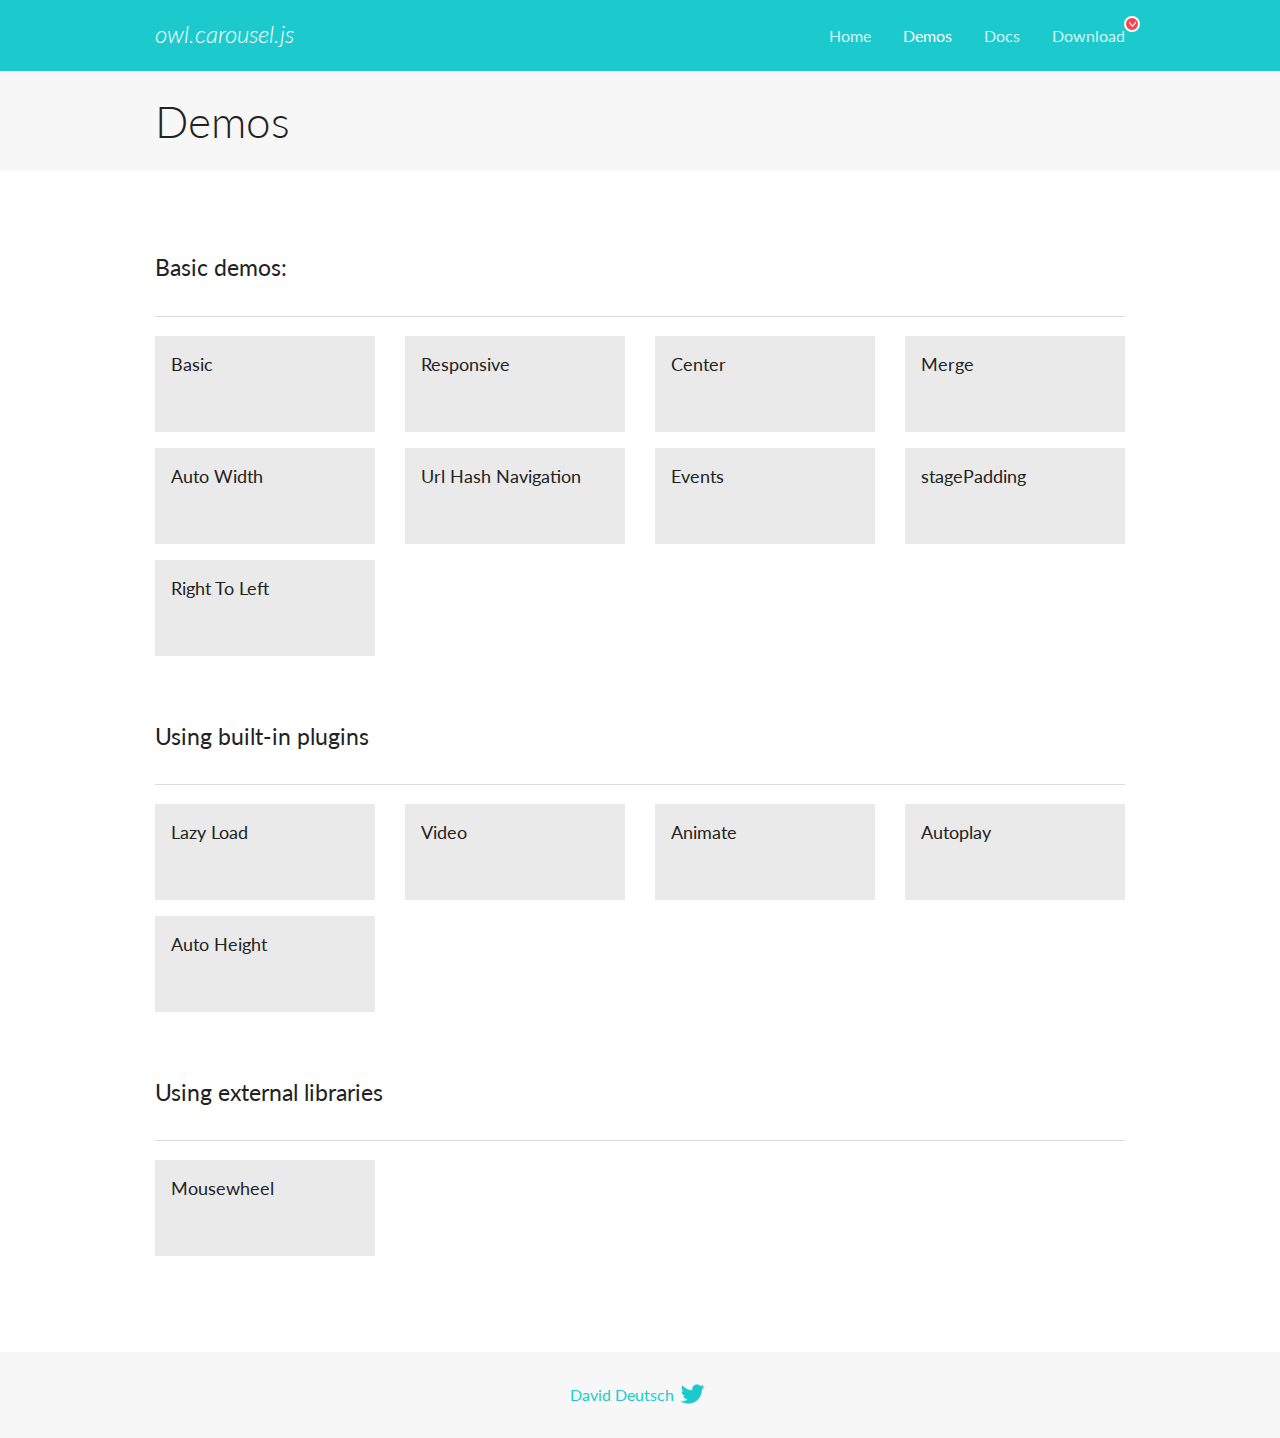
<file: owlcarousel/docs/demos/demos.html>
<!DOCTYPE html>
<html lang="en">
  <head>

    <!-- head -->
    <meta charset="utf-8">
    <meta name="msapplication-tap-highlight" content="no" />
    <meta name="viewport" content="width=device-width, initial-scale=1.0" />
    <meta name="description" content="A list of Owl Carousel examples.">
    <meta name="author" content="David Deutsch">
    <title>
      Demos | Owl Carousel | 2.3.4
    </title>

    <!-- Stylesheets -->
    <link href='https://fonts.googleapis.com/css?family=Lato:300,400,700,400italic,300italic' rel='stylesheet' type='text/css'>
    <link rel="stylesheet" href="../assets/css/docs.theme.min.css">

    <!-- Owl Stylesheets -->
    <link rel="stylesheet" href="../assets/owlcarousel/assets/owl.carousel.min.css">
    <link rel="stylesheet" href="../assets/owlcarousel/assets/owl.theme.default.min.css">

    <!-- HTML5 shim and Respond.js IE8 support of HTML5 elements and media queries -->

    <!--[if lt IE 9]>
      <script src="https://oss.maxcdn.com/libs/html5shiv/3.7.0/html5shiv.js"></script>
      <script src="https://oss.maxcdn.com/libs/respond.js/1.3.0/respond.min.js"></script>
    <![endif]-->

    <!-- Favicons -->
    <link rel="apple-touch-icon-precomposed" sizes="144x144" href="../assets/ico/apple-touch-icon-144-precomposed.png">
    <link rel="shortcut icon" href="../assets/ico/favicon.png">
    <link rel="shortcut icon" href="favicon.ico">

    <!-- Yeah i know js should not be in header. Its required for demos.-->

    <!-- javascript -->
    <script src="../assets/vendors/jquery.min.js"></script>
    <script src="../assets/owlcarousel/owl.carousel.js"></script>
  </head>
  <body>

    <!-- header -->
    <header class="header">
      <div class="row">
        <div class="large-12 columns">
          <div class="brand left">
            <h3>
              <a href="/OwlCarousel2/">owl.carousel.js</a> 
            </h3>
          </div>
          <a id="toggle-nav" class="right">
            <span></span> <span></span> <span></span> 
          </a> 
          <div class="nav-bar">
            <ul class="clearfix">
              <li> <a href="/OwlCarousel2/index.html">Home</a>  </li>
              <li class="active">
                <a href="/OwlCarousel2/demos/demos.html">Demos</a> 
              </li>
              <li> <a href="/OwlCarousel2/docs/started-welcome.html">Docs</a>  </li>
              <li>
                <a href="https://github.com/OwlCarousel2/OwlCarousel2/archive/2.3.4.zip">Download</a> 
                <span class="download"></span> 
              </li>
            </ul>
          </div>
        </div>
      </div>
    </header>

    <!-- title -->
    <section class="title">
      <div class="row">
        <div class="large-12 columns">
          <h1>Demos</h1>
        </div>
      </div>
    </section>

    <!--  Demos -->
    <section id="demos">
      <div class="row">
        <div class="large-12 columns">
          <h4 id="basic-demos-">Basic demos:</h4>
          <hr>
          <div class="demo-list">
            <div class="row">
              <div class="small-6 medium-4 large-3 columns">
                <a href="basic.html" class="demo-block">
                  <h5>Basic </h5>
                </a> 
              </div>
              <div class="small-6 medium-4 large-3 columns">
                <a href="responsive.html" class="demo-block">
                  <h5>Responsive </h5>
                </a> 
              </div>
              <div class="small-6 medium-4 large-3 columns">
                <a href="center.html" class="demo-block">
                  <h5>Center </h5>
                </a> 
              </div>
              <div class="small-6 medium-4 large-3 columns">
                <a href="merge.html" class="demo-block">
                  <h5>Merge </h5>
                </a> 
              </div>
              <div class="small-6 medium-4 large-3 columns">
                <a href="autowidth.html" class="demo-block">
                  <h5>Auto Width </h5>
                </a> 
              </div>
              <div class="small-6 medium-4 large-3 columns">
                <a href="urlhashnav.html" class="demo-block">
                  <h5>Url Hash Navigation </h5>
                </a> 
              </div>
              <div class="small-6 medium-4 large-3 columns">
                <a href="events.html" class="demo-block">
                  <h5>Events </h5>
                </a> 
              </div>
              <div class="small-6 medium-4 large-3 columns">
                <a href="stagepadding.html" class="demo-block">
                  <h5>stagePadding </h5>
                </a> 
              </div>
              <div class="small-6 medium-4 large-3 columns">
                <a href="rtl.html" class="demo-block">
                  <h5>Right To Left </h5>
                </a> 
              </div>
            </div>
          </div>
          <h4 id="using-built-in-plugins">Using built-in plugins</h4>
          <hr>
          <div class="demo-list">
            <div class="row">
              <div class="small-6 medium-4 large-3 columns">
                <a href="lazyLoad.html" class="demo-block">
                  <h5>Lazy Load </h5>
                </a> 
              </div>
              <div class="small-6 medium-4 large-3 columns">
                <a href="video.html" class="demo-block">
                  <h5>Video </h5>
                </a> 
              </div>
              <div class="small-6 medium-4 large-3 columns">
                <a href="animate.html" class="demo-block">
                  <h5>Animate </h5>
                </a> 
              </div>
              <div class="small-6 medium-4 large-3 columns">
                <a href="autoplay.html" class="demo-block">
                  <h5>Autoplay </h5>
                </a> 
              </div>
              <div class="small-6 medium-4 large-3 columns">
                <a href="autoheight.html" class="demo-block">
                  <h5>Auto Height </h5>
                </a> 
              </div>
            </div>
          </div>
          <h4 id="using-external-libraries">Using external libraries</h4>
          <hr>
          <div class="demo-list">
            <div class="row">
              <div class="small-6 medium-4 large-3 columns">
                <a href="mousewheel.html" class="demo-block">
                  <h5>Mousewheel </h5>
                </a> 
              </div>
            </div>
          </div>
        </div>
      </div>
    </section>

    <!-- footer -->
    <footer class="footer">
      <div class="row">
        <div class="large-12 columns">
          <h5>
            <a href="/OwlCarousel2/docs/support-contact.html">David Deutsch</a> 
            <a id="custom-tweet-button" href="https://twitter.com/share?url=https://github.com/OwlCarousel2/OwlCarousel2&text=Owl Carousel - This is so awesome! " target="_blank"></a> 
          </h5>
        </div>
      </div>
    </footer>

    <!-- vendors -->
    <script src="../assets/vendors/highlight.js"></script>
    <script src="../assets/js/app.js"></script>
  </body>
</html>
</file>
<file: css/main.css>
@import url(../assets/fonts/stylesheet.css);
    .wrapper {
        position: relative;
        overflow: hidden;
    }
    
    body {
        margin: 0;
    }
    
    .nav-link:hover {
        color: white;
    }
    
    .header {
        height: 850px;
        background-image: url("../assets/img/header-back.png");
        background-size: 100% 100%;
    }
    
    .container {
        max-width: 1450px;
    }
    
    .navbar {
        padding: 0;
        margin: 0 0 220px;
    }
    
    .header .container-fluid {
        padding: 51px 0 125px;
        width: 100%;
        height: 100%;
        background: rgba(21, 20, 20, 0.85);
    }
    
    .navbar-nav {
        padding: 0;
        margin: 0 0 0 114px;
    }
    
    .nav-item {
        padding: 0;
        margin: 0 0 0 17px;
    }
    
    .nav-item:nth-child(5) {
        margin: 0 0 0 65px;
        width: 23px;
        height: 23px;
    }
    /* .container {
        padding: 0;
    } */
    
    .nav-item:nth-child(6) {
        margin: 0 0 0 18px;
        width: 23px;
        height: 23px;
    }
    
    .nav-item:nth-child(7) {
        margin: 0 0 0 18px;
        width: 23px;
        height: 23px;
    }
    
    .nav-item:nth-child(8) {
        display: flex;
        align-items: center;
        margin: 0 0 0 60px;
        font-family: Montserrat;
        font-style: normal;
        font-weight: 500;
        font-size: 16px;
        line-height: 20px;
        /* identical to box height */
        color: #FFFFFF;
    }
    
    .nav-item:nth-child(8) img {
        margin: 0 6px 0 0;
        width: 21px;
        height: 21px;
    }
    
    .nav-link {
        font-family: Montserrat;
        font-style: normal;
        font-weight: 500;
        font-size: 17px;
        line-height: 21px;
        /* identical to box height */
        color: #FFFFFF;
    }
    
    .dropdown {
        position: absolute;
        right: 0;
    }
    
    .dropdown-toggle {
        width: 56px;
        border: 1px solid #FB6E01;
        box-sizing: border-box;
        border-radius: 100px;
        font-family: Montserrat;
        font-style: normal;
        font-weight: 500;
        font-size: 16px;
        line-height: 20px;
        /* identical to box height */
        color: #FB6E01;
    }
    
    .studio h1 {
        width: 514px;
        height: 116px;
        font-family: Montserrat;
        font-style: normal;
        font-weight: 800;
        font-size: 44px;
        line-height: 58px;
        /* or 132% */
        color: #FFFFFF;
        margin: 0 0 40px;
    }
    
    .studio h1 b {
        color: #FB6E01;
    }
    
    .studio .d-flex p {
        font-family: Montserrat;
        font-style: normal;
        font-weight: normal;
        font-size: 18px;
        line-height: 22px;
        color: #FFFFFF;
        margin: 0 0 0 10px;
    }
    
    .my-work__tilte {
        top: 840px;
        font-family: Montserrat;
        font-style: normal;
        font-weight: bold;
        font-size: 36px;
        line-height: 58px;
        color: #1D1B1B;
        z-index: 1;
    }
    
    .all-view {
        width: 170px;
        height: 36px;
        border: 1px solid #FB6E01;
        box-sizing: border-box;
        border-radius: 200px;
        font-family: Montserrat;
        font-style: normal;
        font-weight: 500;
        font-size: 16px;
        line-height: 20px;
        color: #FB6E01;
    }
    
    .studio .d-flex {
        margin: 0 0 28px;
    }
    
    .header-img {
        position: relative;
    }
    
    .back-one {
        width: 420px;
        height: 420px;
        border: 1px solid rgba(255, 255, 255, 0.1);
        box-sizing: border-box;
        border-radius: 50%;
    }
    
    .back-two {
        position: absolute;
        top: 20px;
        left: 20px;
        opacity: 60%;
    }
    
    .play {
        position: absolute;
        top: 170px;
        left: 178px;
    }
    
    .play-one {
        position: absolute;
        width: 64px;
        height: 64px;
        background: rgba(251, 110, 1, 0.3);
        border-radius: 50%;
    }
    
    .play-two {
        position: absolute;
        top: 7px;
        left: 7px;
        width: 50px;
        height: 50px;
        background: #FB6E01;
        border-radius: 50%;
    }
    
    .play img {
        position: absolute;
        top: 23px;
        left: 23px;
    }
    
    .play p {
        position: absolute;
        top: 74px;
        left: -26px;
        width: 124px;
        height: 20px;
        font-family: Montserrat;
        font-style: normal;
        font-weight: 600;
        font-size: 16px;
        line-height: 20px;
        /* identical to box height */
        color: #FFFFFF;
    }
    
    .my-work .container {
        padding: 90px 15px 0;
        position: relative;
    }
    
    .frame {
        position: absolute;
        top: 70px;
        left: -50px;
        z-index: 1;
    }
    
    .title__orange {
        position: absolute;
        top: 100px;
        left: 0;
        width: 80px;
        height: 200px;
        background: #FDEFE7;
        z-index: 0;
    }
    
    .owl__back {
        position: absolute;
        left: -255px;
        top: 194px;
        width: 1664px;
        height: 390px;
        background: #F3F3F3;
        border-radius: 3px
    }
    
    .owl-carousel {
        margin: 22px 0 0!important;
        z-index: 99;
    }
    
    .item__img {
        width: 570px!important;
        height: 420px;
    }
    
    .item {
        display: flex;
    }
    
    .p__bottom {
        margin: 0 0 37px;
    }
    
    .item__title {
        margin: 0 0 0 33px;
        padding: 40px 0 0;
        position: relative;
    }
    
    .item__title .d-flex {
        margin: 12px 0 0 0;
    }
    
    .item__title b {
        z-index: 99;
        font-family: Montserrat;
        font-style: normal;
        font-weight: bold;
        font-size: 18px;
        line-height: 25px;
        color: #1D1B1B;
    }
    
    .item__title img {
        width: 50px;
        height: 50px;
        margin: 0 0 -20px;
    }
    
    .item__title p {
        z-index: 99;
        font-family: Montserrat;
        font-style: normal;
        font-weight: normal;
        font-size: 16px;
        line-height: 25px;
        color: #615F5F;
        width: 675px;
    }
    
    .circle {
        width: 8px;
        height: 8px;
        border: 1px solid #FB6E01;
        box-sizing: border-box;
        margin: 8px 12px 0 0;
        border-radius: 50%;
    }
    
    .title__pencil {
        width: 50px!important;
        z-index: 1;
    }
    
    .title__request {
        width: 50px!important;
        z-index: 1;
    }
    
    .owl-nav {
        position: absolute;
        top: -89px;
        right: 210px;
    }
    
    .owl-next,
    .owl-prev {
        position: relative;
        font-size: 40px!important;
        width: 36px;
        height: 36px;
        border: 1px solid black!important;
        border-radius: 50%!important;
    }
    
    .owl-next:focus,
    .owl-prev:focus {
        background-color: transparent!important;
        color: black!important;
        outline: 0;
    }
    
    .owl-next span,
    .owl-prev span {
        position: absolute;
        top: -19px;
        left: 10px;
    }
    
    .img__p {
        z-index: 100;
        position: absolute;
        top: 37px;
        left: 30px;
        width: 82px;
        height: 25px;
        font-family: Montserrat;
        font-style: normal;
        font-weight: 500;
        font-size: 26px;
        line-height: 25px;
        color: rgba(255, 255, 255, 0.2);
    }
    
    .img__div {
        z-index: 100;
        position: absolute;
        top: 30px;
        left: -279px;
        width: 235px;
        height: 42px;
        background: rgba(0, 0, 0, 0.5);
        border-radius: 5px;
        font-family: Montserrat;
        font-style: normal;
        font-weight: 500;
        font-size: 15px;
        line-height: 18px;
        color: #FFFFFF;
        padding: 12px 26px
    }
    
    .contact__activ {
        border-bottom: 3px solid #FB6E01;
        position: absolute;
        bottom: -53px;
        left: -5px;
        width: 120px;
    }
    
    .more .container {
        padding: 80px 15px 90px;
    }
    
    .header__img {
        width: 100%;
        height: 100%;
        position: relative;
        z-index: 99;
    }
    
    .more .row .col-12 {
        margin: 30px 0 0;
    }
    
    .more__info {
        padding: 30px;
        height: 100%;
        background: #FFFFFF;
        box-shadow: 0px 4px 15px rgba(0, 0, 0, 0.08);
    }
    
    .more__info b {
        font-family: Montserrat;
        font-style: normal;
        font-weight: bold;
        font-size: 18px;
        line-height: 25px;
        color: #1D1B1B;
    }
    
    .more__info .d-flex {
        margin: 0 0 10px;
    }
    
    .more__info .d-flex:nth-child(3) {
        margin: 0;
    }
    
    .more__info .d-flex p {
        margin: 0;
    }
    
    .more__info p {
        font-family: Montserrat;
        font-style: normal;
        font-weight: normal;
        font-size: 17px;
        line-height: 24px;
        color: #1D1B1B;
        margin: 10px 0 35px;
    }
    
    .body__img {
        width: 100%;
        height: 100%;
    }
    
    .end__img {
        width: 100%;
        height: 100%;
    }
    
    .more__category {
        font-family: Montserrat;
        font-style: normal;
        font-weight: 600!important;
        font-size: 17px;
        line-height: 21px;
        color: #898989;
    }
    
    .work__order {
        width: 261px;
        display: flex;
        justify-content: space-between;
        font-family: Montserrat;
        font-style: normal;
        font-weight: 500;
        font-size: 18px;
        line-height: 25px;
        color: #615F5F;
        margin: 57px 7px -40px;
        text-decoration: none;
    }
    
    .work__order:hover {
        text-decoration: none;
        color: #615F5F;
    }
    
    .work__order:focus {
        text-decoration: none;
        color: #615F5F;
    }
    
    .work__orange {
        width: 30px;
        height: 50px;
        background: #FDEFE7;
    }
    
    .sevices__title {
        width: 286px;
        height: 58px;
        font-family: Montserrat;
        font-style: normal;
        font-weight: bold;
        font-size: 36px;
        line-height: 58px;
        color: #1D1B1B;
        margin: 0 0 25px;
    }
    
    .service__body {
        padding: 25px;
        z-index: 990;
        position: absolute;
        top: 0;
        left: 0;
    }
    
    .service__card {
        position: relative;
        width: 100%;
        height: 330px;
        background: #FFFFFF;
        box-shadow: 0px 4px 15px rgba(0, 0, 0, 0.08);
        z-index: 99;
    }
    
    .service__body b {
        font-family: Montserrat;
        font-style: normal;
        font-weight: 600;
        font-size: 17px;
        line-height: 21px;
        color: #898989;
        z-index: 99;
    }
    
    .service__body .d-flex {
        font-family: Montserrat;
        font-style: normal;
        font-weight: normal;
        font-size: 16px;
        line-height: 22px;
        /* or 137% */
        color: #1D1B1B;
        align-items: flex-start;
        z-index: 99;
    }
    
    .service__body .d-flex:nth-child(2) {
        margin: 20px 0 12px;
    }
    
    .service__body .d-flex img {
        margin: 5px 10px 0 0;
        z-index: 99;
    }
    
    .card__footer {
        width: 100%;
        position: absolute;
        padding: 0 25px;
        bottom: 0;
        left: 0;
        z-index: 99;
    }
    
    .card__footer div {
        border-top: 1px solid #E8E8E8;
        display: flex;
        justify-content: space-between;
        align-items: center;
        padding: 20px 0;
    }
    
    .card__footer p {
        font-family: Montserrat;
        font-style: normal;
        font-weight: normal;
        font-size: 16px;
        line-height: 22px;
        /* identical to box height, or 137% */
        color: #898989;
        margin: 0;
    }
    
    .card__footer p b {
        color: #1D1B1B;
        margin: 0 0 0 10px;
    }
    
    .service__back {
        position: absolute;
        display: none;
        top: 0;
        left: 0;
        z-index: 1;
        width: 100%;
        height: 100%;
        background: rgba(21, 20, 20, 0.85);
        box-shadow: 0px 4px 15px rgba(0, 0, 0, 0.08);
    }
    
    .service__card:hover {
        background-image: url(../assets/img/card-img.png);
        background-size: 120% 110%;
        background-repeat: no-repeat;
        background-position: center;
    }
    
    .service__card:hover .d-flex {
        color: white;
    }
    
    .service__card:hover .card__footer p {
        color: white;
    }
    
    .service__card:hover .card__footer p b {
        color: white;
    }
    
    .service__card:hover .service__back {
        display: block;
    }
    
    .services .container {
        padding: 90px 15px 0;
        position: relative;
    }
    
    .contact__tilte {
        width: 308px;
        height: 58px;
        font-family: Montserrat;
        font-style: normal;
        font-weight: bold;
        font-size: 36px;
        line-height: 58px;
        /* identical to box height, or 161% */
        color: #1D1B1B;
        z-index: 100;
    }
    
    .cotanct__info {
        position: relative;
        padding: 45px 40px;
        margin: 30px 0 0;
        z-index: 100;
        width: 100%;
        height: 425px;
        background: #F3F3F3;
        border-radius: 3px;
    }
    
    .contact .container {
        padding: 90px 15px;
    }
    
    .map {
        margin: 30px 0 0;
        width: 100%!important;
    }
    
    .contact__orange {
        position: absolute;
        top: -50px;
        left: 0;
        width: 80px;
        height: 200px;
        background: #FDEFE7;
        z-index: 0;
    }
    
    .info__link {
        position: absolute;
        right: 69px;
        top: 113px;
        display: flex;
        flex-direction: column;
    }
    
    .info__link img {
        margin: 35px 0 0;
        width: 20px;
        height: 20px;
    }
    
    .cotanct__info p {
        margin: 0 0 40px;
        font-family: Montserrat;
        font-style: normal;
        font-weight: normal;
        font-size: 16px;
        line-height: 22px;
        color: #1D1B1B;
    }
    
    .cotanct__info b {
        margin: 0 0 7px;
        font-family: Montserrat;
        font-style: normal;
        font-weight: 600;
        font-size: 18px;
        line-height: 25px;
        color: #615F5F;
    }
    
    .footer p {
        font-family: Montserrat;
        font-style: normal;
        font-weight: normal;
        font-size: 15px;
        line-height: 22px;
        color: #FFFFFF;
        margin: 0;
    }
    
    .footer {
        background: #1D1B1B;
        padding: 19px 0;
    }
    
    .menu {
        background-image: url("../assets/img/menu.svg");
        background-size: 100%;
        background-repeat: no-repeat;
        width: 30px;
        height: 30px;
        position: absolute;
        right: 0;
        top: 10px;
        display: none;
    }
    
    li {
        position: relative;
    }
    
    .activ {
        border-bottom: 3px solid #FB6E01;
        position: absolute;
        bottom: -53px;
        left: -3px;
        width: 150px;
    }
    
    .wrapper {
        position: relative;
        overflow: hidden;
    }
    
    body {
        background-color: #FCFCFC;
    }
    
    .work .container {
        position: relative;
        padding: 80px 15px 90px;
    }
    
    .work__frame {
        z-index: 0;
        position: absolute;
        top: -20px;
        left: -50px;
    }
    
    .wor__title {
        width: 266px;
        height: 58px;
        font-family: Montserrat;
        font-style: normal;
        font-weight: bold;
        font-size: 36px;
        line-height: 58px;
        /* identical to box height, or 161% */
        color: #1D1B1B;
    }
    
    .work__category .b {
        font-family: Montserrat;
        font-weight: 600;
        color: #898989;
        text-decoration: none;
    }
    
    .nav-tabs {
        border: none;
    }
    
    .nav-tabs .nav-link:hover {
        border: none;
        padding: 0;
        margin: 0;
    }
    
    .nav-tabs .nav-link.active {
        color: #FB6E01;
        border: none;
        background-color: transparent;
    }
    
    .nav-tabs .nav-link {
        border: none;
        padding: 0;
    }
    
    .nav-tabs .nav-item {
        margin: 0 0 0 50px;
    }
    
    .work__category .b:hover {
        color: #FB6E01;
    }
    
    .work__card {
        margin: 34px 0 0;
        display: flex;
        justify-content: space-between;
        flex-wrap: wrap;
        margin: 0 -15px;
        position: relative;
        z-index: 99;
    }
    
    .tab-pane {
        margin: 20px 0px;
    }
    
    .card {
        width: 100%;
        height: 100%;
        border-radius: 3px;
    }
    
    .work__card .col-xl-4 {
        margin: 30px 0 0;
    }
    
    .work__card .col-xl-4 :nth-child(1),
    .work__card .col-xl-4 :nth-child(2),
    .work__card .col-xl-4 :nth-child(3) {
        margin: 0;
    }
    
    .card img {
        border-radius: 3px;
    }
    
    .card:hover .card__hover {
        display: block;
    }
    
    .card__hover {
        display: none;
        position: absolute;
        top: 0;
        left: 0;
        width: 100%;
        height: 100%;
        z-index: 99;
        background: rgba(251, 110, 1, 0.9);
        border-radius: 3px;
    }
    
    .hover__title b {
        width: 155px;
        height: 25px;
        font-family: Montserrat;
        font-style: normal;
        font-weight: 600;
        font-size: 24px;
        line-height: 25px;
        color: #FFFFFF;
    }
    
    .hover__title {
        margin: 190px 0 84px 30px!important;
    }
    
    .hover__title p {
        width: 72px;
        height: 25px;
        font-family: Montserrat;
        font-style: normal;
        font-weight: 500;
        font-size: 17px;
        line-height: 25px;
        color: #FFFFFF;
    }
    
    .title__line {
        margin: 12px 0;
        width: 80px;
        height: 0px;
        border: 1px solid #FFFFFF;
    }
    
    .work__navbar {
        margin: 0;
    }
    
    .work__nav {
        padding: 50px 0;
        background: #1D1B1B;
    }
    
    .img__end {
        position: absolute;
        bottom: 210px;
        left: 150px;
        display: flex;
        align-items: center;
    }
    
    .studio__activ {
        border-bottom: 3px solid #FB6E01;
        position: absolute;
        bottom: -53px;
        left: -5px;
        width: 120px;
    }
    
    .img__end b {
        font-family: Montserrat;
        font-style: normal;
        font-weight: 600;
        font-size: 16px;
        line-height: 25px;
        color: #FB6E01;
        margin: 0 0 0 15px;
    }
    
    .img__ellepse-one {
        width: 40px;
        height: 40px;
        background: rgba(251, 110, 1, 0.3);
        border-radius: 50%;
    }
    
    .img__ellepse-two {
        position: absolute;
        left: 5px;
        top: 5px;
        width: 30px;
        height: 30px;
        background: #FB6E01;
        border-radius: 50%;
    }
    
    .ellepse__img {
        position: absolute;
        top: 15px;
        left: 15px;
        width: 10px;
        height: 10px;
    }
    
    .studio__link .container {
        padding: 80px 15px 90px;
    }
    
    .box {
        z-index: 99;
        width: 100%;
        height: 550px;
        background: #FFFFFF;
        box-shadow: 0px 4px 15px rgba(0, 0, 0, 0.08);
        margin: 35px 0 60px;
        transform: translate(0, 0);
        padding: 40px 30px;
        display: flex;
        position: relative;
        z-index: 99;
    }
    
    .box__img {
        width: 450px;
    }
    
    .img__two {
        transform: translate(155px, -215px);
    }
    
    .img__three {
        transform: translate(80px, -285px);
    }
    
    .box__title {
        width: 100%;
    }
    
    .box__title p {
        margin: 0 0 25px;
        font-family: Montserrat;
        font-style: normal;
        font-weight: normal;
        font-size: 17px;
        line-height: 25px;
        color: #3A3A3A;
    }
    
    .box__title p:nth-last-child(5) {
        margin: 0;
    }
    
    .box__title .d-flex {
        margin: 0 0 10px;
    }
    
    .box__title .d-flex p {
        margin: 0;
    }
    
    .box__title .d-flex:nth-child(3) {
        margin: 0 0 25px;
    }
    
    .box__title a {
        text-decoration: none;
        color: #FB6E01;
    }
    
    .box__title a:hover {
        text-decoration: none;
        color: #FB6E01;
    }
    
    .service .container {
        padding: 80px 15px 90px;
    }
    
    .card {
        width: 100%;
        background: #FFFFFF;
        box-shadow: 0px 4px 15px rgba(0, 0, 0, 0.08);
        padding: 25px 18px 25px 25px;
    }
    
    .img {
        position: relative;
        top: 0;
        left: 0;
    }
    
    .card h1 {
        margin: 23px 0 0;
        height: 22px;
        font-family: Montserrat;
        font-style: normal;
        font-weight: 600;
        font-size: 32px;
        line-height: 22px;
        color: #FFE1CA;
    }
    
    .card b {
        margin: 51px 0 0;
        width: 101%;
        height: 44px;
        font-family: Montserrat;
        font-style: normal;
        font-weight: 500;
        font-size: 17px;
        line-height: 22px;
        color: #1D1B1B;
    }
    
    .card:hover {
        border: 3px solid #FFE5D1;
        box-sizing: border-box;
        filter: drop-shadow(0px 4px 15px rgba(0, 0, 0, 0.08));
        padding: 23px 16.5px 23px 23px;
    }
    
    .img img {
        position: absolute;
        top: 13px;
        left: 15px;
    }
    
    .card:nth-child(1) .img img {
        left: 18px;
        top: 17px;
    }
    
    .ellepse__one {
        border-radius: 50%;
        position: absolute;
        left: 4;
        top: 4;
        width: 70px;
        height: 70px;
        background: rgba(251, 110, 1, 0.2);
    }
    
    .ellepse__two {
        border-radius: 50%;
        position: absolute;
        width: 62px;
        height: 62px;
        left: 4px;
        top: 4px;
        background: #FB6E01;
    }
    
    .service__box {
        margin: 35px -15px 80px;
        z-index: 99;
        position: relative;
    }
    
    .graphik {
        height: 670px;
        background: linear-gradient(to right, #f3f3f3 75%, #0000 25%);
        padding: 35px 0 37px;
    }
    
    .graphik b {
        font-family: Montserrat;
        font-style: normal;
        font-weight: bold;
        font-size: 18px;
        line-height: 25px;
        color: #FB6E01;
    }
    
    .graphik p {
        font-family: Montserrat;
        font-style: normal;
        font-weight: normal;
        font-size: 17px;
        line-height: 25px;
        color: #3A3A3A;
        margin: 18px 0 0;
    }
    
    .p__one {
        width: 823px;
        height: 50px;
    }
    
    .p__two {
        width: 884px;
        height: 175px;
    }
    
    .p__three {
        width: 796px;
        height: 50px;
    }
    
    .p__four {
        margin: 18px 0 40px!important;
    }
    
    .p__four b {
        color: black;
    }
    
    .list {
        width: 1064px;
        margin: 25px 0 0;
        display: flex;
        justify-content: space-between;
    }
    
    .list-one {
        width: 292px;
    }
    
    .list .d-flex {
        margin: 15px 0 0;
    }
    
    .list-one .d-flex:nth-child(1) {
        margin: 0;
    }
    
    .list-two .d-flex:nth-child(1) {
        margin: 0;
    }
    
    .list-three .d-flex:nth-child(1) {
        margin: 0;
    }
    
    .list-two {
        width: 225px;
    }
    
    .list-three {
        width: 348px;
    }
    
    .list p {
        margin: 0 0 0 4px;
    }
    
    .graphik__img {
        position: absolute;
        right: 0;
        top: 10px;
        width: 450px;
        height: 340px;
    }
    
    .graphik__img img:nth-child(1) {
        width: 100%;
        height: 100%;
    }
    
    .icon {
        position: absolute;
        top: 135px;
        left: 190px;
    }
    
    .sloy {
        position: absolute;
        top: 0;
        left: 0;
        width: 450px;
        height: 340px;
        background: rgba(46, 46, 46, 0.2);
    }
    
    .animat {
        height: 630px;
        padding: 100px 0;
    }
    
    .box__back {
        position: absolute;
        z-index: 0;
        right: 0;
        top: 100px;
        width: 1425px;
        height: 430px;
        background: #FFFFFF;
        box-shadow: 0px 4px 15px rgba(0, 0, 0, 0.08);
    }
    
    .animat__img {
        position: absolute;
        left: 0;
        top: 41px;
        width: 450px;
        height: 340px;
    }
    
    .animat__img img:nth-child(1) {
        width: 100%;
        height: 100%;
    }
    
    .animat__title {
        position: absolute;
        right: 0;
        top: 35px;
    }
    
    .animat__title b {
        font-family: Montserrat;
        font-style: normal;
        font-weight: bold;
        font-size: 20px;
        line-height: 25px;
        color: #FB6E01;
    }
    
    .animat__p {
        width: 861px;
    }
    
    .animat__title p {
        font-family: Montserrat;
        font-style: normal;
        font-weight: normal;
        font-size: 17px;
        line-height: 25px;
        color: #3A3A3A;
        margin: 10px 0 40px;
    }
    
    .title__list {
        margin: 25px 0;
        width: 865px;
        display: flex;
        justify-content: space-between;
    }
    
    .list__one {
        width: 251px;
    }
    
    .list__one .d-flex {
        margin: 15px 0 0;
    }
    
    .list__one .d-flex b {
        margin: 0 4px 0 0;
    }
    
    .list__two .d-flex b {
        margin: 0 4px 0 0;
    }
    
    .list__three .d-flex b {
        margin: 0 4px 0 0;
    }
    
    .list__one .d-flex p {
        margin: 0;
    }
    
    .list__one .d-flex:nth-child(1) {
        margin: 0;
    }
    
    .list__two .d-flex {
        margin: 15px 0 0;
    }
    
    .list__two .d-flex:nth-child(1) {
        margin: 0;
    }
    
    .list__two .d-flex p {
        margin: 0;
    }
    
    .list__three .d-flex {
        margin: 15px 0 0;
    }
    
    .list__three .d-flex:nth-child(1) {
        margin: 0;
    }
    
    .list__three .d-flex p {
        margin: 0;
    }
    
    .list__two {
        width: 233px;
    }
    
    .list__three {
        width: 235px;
    }
    
    .imidj {
        height: 625px;
        background: linear-gradient(to right, #f3f3f3 75%, #0000 25%);
        padding: 35px 0 40px;
    }
    
    .imidj b {
        font-family: Montserrat;
        font-style: normal;
        font-weight: bold;
        font-size: 18px;
        line-height: 25px;
        color: #FB6E01;
    }
    
    .imidj p {
        font-family: Montserrat;
        font-style: normal;
        font-weight: normal;
        font-size: 17px;
        line-height: 25px;
        color: #3A3A3A;
        margin: 18px 0 0;
    }
    
    .imidj__one {
        width: 927px;
        height: 150px;
        margin: 20px 0 40px!important;
    }
    
    .imidj__list {
        width: 920px;
        margin: 25px 0 0;
        display: flex;
        justify-content: space-between;
    }
    
    .imidj__list-one {
        width: 396px;
    }
    
    .imidj__list .d-flex {
        margin: 15px 0 0;
    }
    
    .imidj__list-one .d-flex:nth-child(1) {
        margin: 0;
    }
    
    .imidj__list-two .d-flex:nth-child(1) {
        margin: 0;
    }
    
    .imidj__list-two {
        width: 421px;
    }
    
    .imidj__list p {
        margin: 0 0 0 4px;
    }
    
    .imidj__img {
        position: absolute;
        right: 0;
        top: 10px;
        width: 450px;
        height: 340px;
    }
    
    .imidj__img img:nth-child(1) {
        width: 100%;
        height: 100%;
    }
    
    .imidj__end {
        width: 1085px;
        height: 50px;
        margin: 45px 0 0!important;
    }
    
    .reportaj b {
        font-family: Montserrat;
        font-style: normal;
        font-weight: bold;
        font-size: 18px;
        line-height: 25px;
        color: #FB6E01;
    }
    
    .reportaj p {
        font-family: Montserrat;
        font-style: normal;
        font-weight: normal;
        font-size: 17px;
        line-height: 25px;
        color: #3A3A3A;
    }
    
    .reportaj__one {
        margin: 20px 0 40px!important;
    }
    
    .reportaj {
        height: 430px;
        background: linear-gradient(to right, #f3f3f3 75%, #0000 25%);
        padding: 35px 0 40px;
    }
    
    .advenst__list {
        margin: 25px 0;
        width: 865px;
        display: flex;
        justify-content: space-between;
    }
    
    .advenst__list-one {
        width: 418px;
    }
    
    .advenst__list-one .d-flex {
        margin: 15px 0 0;
    }
    
    .advenst__list-one .d-flex b {
        margin: 0 4px 0 0;
    }
    
    .advenst__list-two .d-flex b {
        margin: 0 4px 0 0;
    }
    
    .advenst__list-one .d-flex p {
        margin: 0;
    }
    
    .advenst__list-one .d-flex:nth-child(1) {
        margin: 0;
    }
    
    .advenst__list-two .d-flex {
        margin: 15px 0 0;
    }
    
    .advenst__list-two .d-flex:nth-child(1) {
        margin: 0;
    }
    
    .advenst__list-two .d-flex p {
        margin: 0;
    }
    
    .advenst__list-two {
        width: 366px;
    }
    
    .info__title {
        margin: 100px 0 60px;
        padding: 35px 0;
        width: 100%;
        height: 100%;
        background: #FFFFFF;
        box-shadow: 0px 4px 15px rgba(0, 0, 0, 0.08);
    }
    
    .info__title .container {
        display: flex;
        justify-content: space-between;
    }
    
    .info__title b {
        font-family: Montserrat;
        font-style: normal;
        font-weight: bold;
        font-size: 20px;
        line-height: 25px;
        color: #FB6E01;
    }
    
    .info__title p {
        font-family: Montserrat;
        font-style: normal;
        font-weight: normal;
        font-size: 17px;
        line-height: 25px;
        color: #3A3A3A;
    }
    
    .info__one {
        width: 100%;
    }
    
    .info__one p {
        margin: 20px 0 0
    }
    
    .info__two {
        width: 100%;
    }
    
    .info__two p {
        margin: 20px 0 0
    }
    
    .info__one-p {
        margin: 20px 0 50px!important;
    }
    
    .serice__link {
        padding: 0 15px 40px;
    }
</file>
<file: css/media.css>
@media (min-width:1201px) and (max-width: 1371px) {
    .navbar {
        margin: 0 0 100px;
    }
    .header .row {
        margin: 70px 0 0;
    }
    .header {
        height: 100%;
    }
    .navbar-nav {
        margin: 0 0 0 auto;
    }
    .nav-item {
        /* border-bottom: 2px solid orange; */
        margin: 0 0 0 15px;
        text-align: center;
    }
    .nav-item a {
        font-size: 17px;
        color: white;
        font-weight: bold;
    }
    .nav-item:nth-child(5) {
        display: none;
    }
    .nav-item:nth-child(8) {
        display: block;
    }
    .nav-link:nth-child(8) {
        width: 100%;
    }
    .nav-item:nth-child(6) {
        display: none;
    }
    .nav-item:nth-child(7) {
        display: none;
    }
    .dropdown {
        text-align: center;
        margin: 0;
        height: 45px;
        margin-left: 3rem;
        position: static;
    }
    .nav-tabs .nav-item {
        margin: 0 0 0 20px;
    }
    .service__body {
        padding: 25px 13px;
    }
    .item__title p {
        width: 100%;
    }
    .p__bottom {
        margin: 0 0 10px;
    }
    .item__title {
        padding: 20px 0 0;
    }
    .work__nav {
        padding: 30px 15px;
    }
    .navbar {
        margin: 0;
    }
    .activ,
    .contact__activ,
    .studio__activ {
        bottom: -28px;
    }
    .p__one {
        width: 100%;
    }
    .p__two {
        width: 100%;
    }
    .p__three {
        width: 100%;
    }
    .p__four {
        width: 100%;
        margin: 18px 0 40px!important;
    }
    .graphik {
        background-color: #f3f3f3;
        height: 100%;
    }
    .graphik .container {
        padding: 300px 15px 0;
    }
    .graphik__img {
        right: 24rem;
        top: -20px;
    }
    .service .container {
        padding: 30px 15px;
    }
    .animat__img {
        width: 326px;
        height: 260px;
    }
    .animat__img .sloy {
        width: 326px;
        height: 260px;
    }
    .animat__img .icon {
        top: 120px;
        left: 140px;
        width: 50px;
    }
    .imidj__one {
        width: 736px;
    }
    .imidj__end {
        width: 913px;
    }
    .imidj__list {
        width: 795px;
    }
    .imidj__list-two {
        width: 374px;
    }
    .reportaj__one {
        width: 736px;
    }
}

@media (min-width:993px) and (max-width: 1200px) {
    /* Home Page */
    .navbar {
        margin: 0;
    }
    .work__nav {
        padding: 30px 15px;
    }
    .activ,
    .contact__activ,
    .studio__activ {
        bottom: -28px;
    }
    .navbar-nav {
        margin: 0 0 0 auto;
    }
    .nav-item {
        /* border-bottom: 2px solid orange; */
        margin: 0 0 0 30px;
        text-align: center;
    }
    .nav-item a {
        font-size: 17px;
        color: white;
        font-weight: bold;
    }
    .nav-item:nth-child(5) {
        display: none;
    }
    .nav-item:nth-child(8) {
        display: none;
    }
    .nav-link:nth-child(8) {
        width: 100%;
    }
    .nav-item:nth-child(6) {
        display: none;
    }
    .nav-item:nth-child(7) {
        display: none;
    }
    .dropdown {
        text-align: center;
        margin: 0;
        height: 45px;
        margin-left: 3rem;
        position: static;
    }
    .nav-tabs .nav-item {
        margin: 0 0 0 20px;
    }
    .work__category {
        display: flex;
        align-items: flex-start;
    }
    .work__category .nav-item {
        margin: 0 0 0 13px;
    }
    .work__category .b {
        font-size: 20px;
        line-height: 32px;
    }
    .work .d-flex {
        display: block!important;
    }
    .services .col-sm-12 {
        margin: 2rem 0 0;
    }
    .item {
        display: block;
    }
    .owl__back {
        top: 176px;
        height: 77%;
    }
    .item__img {
        width: 100%!important;
    }
    .img__div {
        top: -395px;
    }
    .work__order {
        margin: 100px 7px -40px;
    }
    .services .work__order {
        margin: 57px 7px -40px;
    }
    .header {
        height: 100%;
    }
    .container-fluid {
        padding: 51px 0 45px!important;
    }
    .studio h1 {
        font-size: 35px;
        line-height: 52px;
        margin: 20px 0 0;
    }
    .box__img {
        margin: 0 auto;
        position: relative;
        height: 70%;
    }
    .box {
        height: 100%;
    }
    .img__end {
        bottom: 0;
        left: 110px;
    }
    .box .col-xl-8 {
        margin-top: -130px;
    }
    .service__box .col-xl-3 {
        margin: 2rem 0 0;
    }
    .service .container {
        padding: 40px 15px;
    }
    .service__box {
        margin: 0 -15px;
    }
    .p__one {
        width: 100%;
    }
    .p__two {
        width: 100%;
    }
    .p__three {
        width: 100%;
    }
    .p__four {
        width: 100%;
        margin: 18px 0 40px!important;
    }
    .graphik {
        background-color: #f3f3f3;
        height: 100%;
    }
    .graphik .container {
        padding: 300px 15px 0;
    }
    .graphik__img {
        right: 18.5rem;
        top: -20px;
    }
    .list {
        width: 100%;
    }
    .animat__img {
        top: 10px;
        left: auto;
        right: 18.5rem;
    }
    .box__back {
        height: 112%;
        top: 50px;
    }
    .animat {
        padding: 50px 0;
    }
    .animat__title {
        top: 327px;
        right: auto;
        left: 15px;
    }
    .imidj__one {
        width: 100%;
        height: 100%;
    }
    .imidj__end {
        width: 100%;
        height: 100%;
        margin: 15px 0 0!important;
    }
    .imidj {
        background-color: #f3f3f3;
        height: 100%;
        padding: 0;
        margin: 11rem 0 0;
    }
    .imidj .container {
        padding: 320px 15px 0;
    }
    .imidj__img {
        right: 18.5rem;
        top: 15px;
    }
    .imidj__img img:nth-child(1) {
        width: 100%;
    }
    .imidj__list-one,
    .imidj__list-two {
        width: 100%;
    }
    .imidj__list-one .d-flex,
    .imidj__list-two .d-flex {
        margin: 0;
    }
    .advenst__list {
        width: 100%;
    }
    .reportaj {
        background-color: #f3f3f3;
        height: 100%;
        padding: 0;
        margin: 11rem 0 0;
    }
    .reportaj .container {
        padding: 320px 15px 0;
    }
    .reportaj__one {
        width: 100%;
        height: 100%;
    }
    .info__title {
        margin: 50px 0;
    }
}

@media (min-width:769px) and (max-width: 992px) {
    /* Home Page */
    .work__category {
        display: flex;
        flex-direction: column;
        align-items: flex-start;
    }
    .box__img {
        margin: 0 auto;
        position: relative;
        height: 70%;
    }
    .box {
        height: 100%;
    }
    .img__end {
        bottom: 0;
        left: 110px;
    }
    .box .col-xl-8 {
        margin-top: -130px;
    }
    .work__category .nav-item {
        margin: 0;
    }
    .work__category .b {
        font-size: 20px;
        line-height: 32px;
    }
    .work .d-flex {
        display: block!important;
    }
    .navbar {
        margin: 0;
    }
    .navbar-nav {
        margin: 0 0 0 auto;
    }
    .nav-item {
        /* border-bottom: 2px solid orange; */
        margin: 0 0 0 13px;
        text-align: center;
    }
    .nav-item a {
        font-size: 15px;
        color: white;
        font-weight: bold;
    }
    .nav-item:nth-child(5) {
        display: none;
    }
    .nav-item:nth-child(8) {
        display: none;
    }
    .nav-link:nth-child(8) {
        width: 100%;
    }
    .nav-item:nth-child(6) {
        display: none;
    }
    .nav-item:nth-child(7) {
        display: none;
    }
    .dropdown {
        text-align: center;
        margin: 0;
        height: 45px;
        margin-left: 0.5rem;
        position: static;
    }
    .activ {
        display: none;
    }
    .studio__activ {
        display: none;
    }
    .contact__activ {
        display: none;
    }
    .w .service__card {
        margin: 2rem 0 0;
    }
    .item {
        display: block;
    }
    .owl__back {
        top: 176px;
        height: 77%;
    }
    .item__img {
        width: 100%!important;
    }
    .img__div {
        top: -395px;
    }
    .work__order {
        margin: 100px 7px -40px;
    }
    .services .work__order {
        margin: 57px 7px -40px;
    }
    .header {
        height: 100%;
    }
    .container-fluid {
        padding: 51px 0 45px!important;
    }
    .studio h1 {
        font-size: 35px;
        line-height: 52px;
        margin: 20px 0 0;
    }
    .service__box .col-xl-3 {
        margin: 2rem 0 0;
    }
    .service .container {
        padding: 40px 15px;
    }
    .service__box {
        margin: 0 -15px;
    }
    .p__one {
        width: 100%;
    }
    .p__two {
        width: 100%;
    }
    .p__three {
        width: 100%;
    }
    .p__four {
        width: 100%;
        margin: 18px 0 40px!important;
    }
    .graphik {
        background-color: #f3f3f3;
        height: 100%;
    }
    .graphik .container {
        padding: 235px 15px 0;
    }
    .graphik__img {
        right: 13rem;
        top: -20px;
        height: 240px;
        width: 300px;
    }
    .sloy {
        width: 300px;
        height: 240px;
    }
    .icon {
        position: absolute;
        top: 95px;
        left: 130px;
        width: 50px;
    }
    .list {
        width: 100%;
    }
    .animat__img {
        width: 300px;
        height: 240px;
        top: 10px;
        left: auto;
        right: 12rem;
    }
    .animat__img .sloy {
        width: 300px;
        height: 240px;
    }
    .animat__img .icon {
        top: 110px;
        left: 130px;
        width: 50px;
    }
    .box__back {
        height: 100%;
        top: 50px;
    }
    .animat {
        padding: 50px 0;
    }
    .animat__title {
        top: 277px;
        right: auto;
        left: 15px;
    }
    .title__list {
        width: 100%;
    }
    .list__one,
    .list__two,
    .list__three {
        width: 100%;
    }
    .animat__title p {
        width: 100%;
    }
    .imidj__one {
        width: 100%;
        height: 100%;
    }
    .imidj__end {
        width: 100%;
        height: 100%;
        margin: 15px 0 0!important;
    }
    .imidj {
        background-color: #f3f3f3;
        height: 100%;
        padding: 0;
        margin: 6rem 0 0;
    }
    .imidj .container {
        padding: 235px 15px 0;
    }
    .imidj__img {
        right: 12rem;
        top: 15px;
        width: 300px;
        height: 240px;
    }
    .imidj__img img:nth-child(1) {
        width: 100%;
    }
    .imidj__list-one,
    .imidj__list-two {
        width: 100%;
    }
    .imidj__list-one .d-flex,
    .imidj__list-two .d-flex {
        margin: 0;
    }
    .imidj__list {
        display: block;
    }
    .advenst__list {
        width: 100%;
    }
    .advenst__list-one {
        width: 100%;
    }
    .advenst__list-two {
        width: 100%;
    }
    .reportaj {
        background-color: #f3f3f3;
        height: 100%;
        padding: 0;
        margin: 6rem 0 0;
    }
    .reportaj .container {
        padding: 235px 15px 0;
    }
    .reportaj__one {
        width: 100%;
        height: 100%;
    }
    .reportaj .imidj__list {
        display: flex;
        width: 100%;
    }
    .info__title {
        margin: 50px 0;
    }
}

@media (min-width: 576px) and (max-width: 768px) {
    /* Home Page */
    .menu {
        display: block;
        width: 50px;
        height: 50px;
        top: 0;
    }
    .box__img {
        margin: 0 auto;
        position: relative;
        height: 70%;
    }
    .box {
        height: 100%;
    }
    .img__end {
        bottom: 0;
        left: 110px;
    }
    .box .col-xl-8 {
        margin-top: -130px;
    }
    .work__category {
        display: flex;
        flex-direction: column;
        align-items: flex-start;
    }
    .work__category .nav-item {
        margin: 0;
    }
    .work__category .b {
        font-size: 20px;
        line-height: 32px;
    }
    .work .d-flex {
        display: block!important;
    }
    .navbar {
        margin: 0;
    }
    .navbar-nav {
        position: absolute;
        top: 35px;
        left: 0;
        background: white;
        z-index: 100;
        display: none;
        margin: 10px 0 0;
        width: 100%;
        border-radius: 10px;
    }
    .nav-item {
        /* border-bottom: 2px solid orange; */
        margin: 0;
        text-align: center;
    }
    .nav-item a {
        font-size: 15px;
        color: black;
        font-weight: bold;
    }
    .nav-item:nth-child(5) {
        display: none;
    }
    .nav-item:nth-child(8) {
        margin: 0 auto;
        justify-content: center;
    }
    .nav-link:nth-child(8) {
        width: 100%;
    }
    .nav-item:nth-child(6) {
        display: none;
    }
    .nav-item:nth-child(7) {
        display: none;
    }
    .dropdown {
        text-align: center;
        margin: 0;
        height: 45px;
        margin-left: 0;
        position: static;
    }
    .header .container-fluid {
        padding: 30px 0;
    }
    .header {
        height: 100%;
    }
    .studio h1 {
        font-size: 36px;
        width: 100%;
        height: 45px;
        line-height: 36px;
        margin: 20px 0 50px;
    }
    .header-img {
        width: 422px;
        margin: 0 auto;
    }
    .services .row .col-sm-12 {
        margin: 1.5rem 0 0;
    }
    .sevices__title {
        margin: 0;
    }
    .cotanct__info {
        margin: 0;
        width: 100%;
    }
    .map {
        width: 100%;
    }
    .owl-nav {
        position: absolute;
        top: -83px;
        right: 139px;
    }
    .item__title {
        padding: 0 10px;
        margin: 0;
    }
    .my-work__tilte {
        font-size: 36px;
    }
    .navbar-brand img {
        width: 240px;
    }
    .owl-next,
    .owl-prev {
        font-size: 30px!important;
        width: 30px;
        height: 30px;
        margin: 2px!important;
    }
    .owl-next span,
    .owl-prev span {
        position: absolute;
        top: -13px;
        left: 9px;
    }
    .item {
        display: block;
    }
    .item__img {
        width: 100%!important;
        height: 100%;
        margin: 0 auto;
    }
    .img__div {
        display: none;
    }
    .contact .container {
        padding: 90px 15px 50px;
    }
    .p__bottom {
        width: 100%!important;
    }
    .owl__back {
        top: 176px;
        height: 79%;
    }
    .all-view {
        width: 126px;
        height: 30px;
        border: 1px solid #FB6E01;
        font-size: 12px;
        line-height: 16px;
    }
    .work__card {
        margin: 0 -15px;
    }
    .activ {
        display: none;
    }
    .service__box .col-xl-3 {
        margin: 2rem 0 0;
        padding: 0;
    }
    .service .my-work__tilte {
        font-size: 25px;
    }
    .service .container {
        padding: 40px 15px;
    }
    .service__box {
        margin: 0;
    }
    .service .frame {
        width: 70px;
    }
    .p__one {
        width: 100%;
        height: 100%;
    }
    .p__two {
        width: 100%;
        height: 100%;
    }
    .p__three {
        width: 100%;
        height: 100%;
    }
    .p__four {
        width: 100%;
        height: 100%;
    }
    .graphik {
        background-color: #f3f3f3;
        height: 100%;
    }
    .graphik .container {
        padding: 235px 15px 0;
    }
    .graphik__img {
        right: 9rem;
        top: -20px;
        height: 240px;
        width: 300px;
    }
    .sloy {
        width: 300px;
        height: 240px;
    }
    .icon {
        position: absolute;
        top: 95px;
        left: 130px;
        width: 50px;
    }
    .list {
        width: 100%;
        display: block;
    }
    .list-one .d-flex {
        margin: 0;
    }
    .list-two .d-flex {
        margin: 0;
    }
    .list-three .d-flex {
        margin: 0;
    }
    .graphik p {
        font-size: 13px;
        line-height: 19px;
    }
    .p__four b {
        font-size: 14px;
    }
    .animat__img {
        height: 240px;
        width: 300px;
        top: 10px;
        left: auto;
        right: 8rem;
    }
    .animat__img .sloy {
        height: 240px;
        width: 300px;
    }
    .animat__img .icon {
        top: 110px;
        left: 130px;
        width: 40px;
    }
    .box__back {
        height: 100%;
        top: 50px;
    }
    .animat__title {
        top: 277px;
        right: auto;
        left: 15px;
    }
    .title__list {
        width: 100%;
        /* display: block; */
    }
    .list__one,
    .list__two,
    .list__three {
        width: 100%;
    }
    /* .list__one .d-flex,
    .list__two .d-flex,
    .list__three .d-flex {
        margin: 0;
    } */
    .animat__title p {
        width: 100%;
        font-size: 13px;
        line-height: 19px;
    }
    .animat p {
        font-size: 13px;
        line-height: 19px;
    }
    .imidj__one {
        width: 100%;
        height: 100%;
    }
    .imidj__end {
        width: 100%;
        height: 100%;
        margin: 15px 0 0!important;
    }
    .imidj {
        background-color: #f3f3f3;
        height: 100%;
        padding: 0;
        margin: 6rem 0 0;
    }
    .imidj .container {
        padding: 255px 15px 0;
    }
    .imidj__img {
        right: 8rem;
        top: 15px;
        width: 300px;
        height: 240px;
    }
    .imidj__img img:nth-child(1) {
        width: 100%;
    }
    .imidj p {
        font-size: 13px;
        line-height: 19px;
    }
    .imidj__list-one,
    .imidj__list-two {
        width: 100%;
    }
    .imidj__list-one .d-flex,
    .imidj__list-two .d-flex {
        margin: 0;
    }
    .imidj__list {
        display: block;
    }
    .imidj__list b {
        font-size: 13px;
        line-height: 19px;
    }
    .animat {
        padding: 50px 0;
    }
    .advenst__list {
        width: 100%;
    }
    .advenst__list b {
        font-size: 13px;
        line-height: 19px;
    }
    .advenst__list-one {
        width: 100%;
    }
    .advenst__list-two {
        width: 100%;
    }
    .reportaj__one {
        width: 100%;
        height: 100%;
    }
    .reportaj {
        background-color: #f3f3f3;
        height: 100%;
        padding: 0;
        margin: 6rem 0 0;
    }
    .reportaj .container {
        padding: 255px 15px 0;
    }
    .reportaj p {
        font-size: 13px;
        line-height: 19px;
    }
    .reportaj .imidj__list {
        display: flex;
        width: 100%;
    }
    .list b {
        font-size: 13px;
        line-height: 19px;
    }
    .title__list b {
        font-size: 13px;
        line-height: 19px;
    }
    .info__title {
        margin: 50px 0;
    }
    .info__one p {
        font-size: 13px;
        line-height: 19px;
    }
    .info__two p {
        font-size: 13px;
        line-height: 19px;
    }
    .info__two {
        margin: 20px 0 0;
    }
    .info__one-p {
        margin: 20px 0!important;
    }
    .info__two-p {
        margin: 20px 0!important;
    }
}

@media (max-width: 576px) {
    /* Home Page */
    .menu {
        display: block;
    }
    .img__two {
        display: none;
    }
    .img__three {
        display: none;
    }
    .box__img {
        margin: 0 auto;
        position: relative;
        height: 70%;
        width: 100%;
    }
    .box {
        height: 100%;
    }
    .img__end {
        bottom: -53px;
        left: 97px;
    }
    .box__img img:nth-child(1) {
        width: 100%;
        height: 100%;
    }
    .box .col-xl-8 {
        margin-top: -30px;
    }
    .navbar {
        margin: 0;
    }
    .box__title p {
        font-size: 11px;
    }
    .studio__link .my-work__tilte {
        font-size: 28px;
    }
    .studio__link .frame {
        top: 75px;
        left: 0px;
    }
    .navbar-nav {
        position: absolute;
        top: 35px;
        left: 0;
        background: white;
        z-index: 100;
        display: none;
        margin: 10px 0 0;
        width: 100%;
        border-radius: 10px;
    }
    .more .d-flex {
        display: block!important;
    }
    .more .my-work__tilte {
        font-size: 26px;
    }
    .nav-item {
        /* border-bottom: 2px solid orange; */
        margin: 0;
        text-align: center;
    }
    .nav-item a {
        font-size: 15px;
        color: black;
        font-weight: bold;
    }
    .nav-item:nth-child(5) {
        display: none;
    }
    .nav-item:nth-child(8) {
        margin: 0 auto;
        justify-content: center;
    }
    .nav-link:nth-child(8) {
        width: 100%;
    }
    .nav-item:nth-child(6) {
        display: none;
    }
    .nav-item:nth-child(7) {
        display: none;
    }
    .dropdown {
        text-align: center;
        margin: 0;
        height: 45px;
        margin-left: 0;
        position: static;
    }
    .header .container-fluid {
        padding: 30px 0;
    }
    .header {
        height: 100%;
    }
    .studio h1 {
        font-size: 16px;
        width: 200px;
        height: 45px;
        line-height: 22px;
        margin: 20px 0;
    }
    .studio .d-flex p {
        font-size: 10px;
        line-height: 14px;
    }
    .studio .d-flex {
        margin: 0px 0 6px;
    }
    .studio .d-flex img {
        width: 12px;
    }
    .header .justify-content-between {
        display: block!important;
    }
    .header-img {
        margin: 0 auto;
        width: 156px;
    }
    .back-one {
        width: 155px;
        height: 155px;
    }
    .back-two {
        top: 10px;
        left: 10px;
        width: 135px;
        height: 135px;
    }
    .back-two img {
        width: 100%;
    }
    .play {
        left: 50px;
        top: 50px;
    }
    .play-one {
        width: 54px;
        height: 54px;
    }
    .play-two {
        width: 40px;
        height: 40px;
    }
    .play img {
        width: 13px;
        top: 20px;
        left: 22px;
    }
    .play p {
        top: 50px;
        left: -10px;
        font-size: 10px;
    }
    .my-work .container {
        padding: 30px 15px;
    }
    .my-work__tilte {
        font-size: 16px;
        width: 100%;
        height: 100%;
        line-height: 100%;
    }
    .sevices__title {
        font-size: 16px;
        width: 100%;
        height: 100%;
        line-height: 100%;
        margin: 0;
    }
    .all-view {
        font-size: 8px;
        width: 100px;
        height: 20px;
        padding: 0;
        z-index: 99;
    }
    .title__orange {
        top: 20px;
        width: 30px;
        height: 100px;
    }
    .frame {
        width: 50px;
        top: 24px;
        left: -30px;
    }
    .owl-nav {
        position: absolute;
        top: -63px;
        right: 90px;
    }
    .owl-next,
    .owl-prev {
        font-size: 25px!important;
        width: 20px;
        height: 20px;
        margin: 2px;
        margin: 2px!important;
    }
    .owl-next span,
    .owl-prev span {
        position: absolute;
        top: -13px;
        left: 6px;
    }
    .owl__back {
        width: 100%;
        left: 0;
        top: 75px;
        height: 472px;
    }
    .item {
        display: block;
    }
    .item__img {
        width: 100%!important;
        height: 200px;
        margin: 0 auto;
    }
    .img__p {
        top: 10px;
        left: 10px;
        font-size: 18px;
    }
    .img__div {
        display: none;
    }
    .item__title {
        /* text-align: center; */
        margin: 0;
        padding: 0;
    }
    .item__title b {
        font-size: 12px;
    }
    .title__request {
        width: 34px!important;
        height: 37px!important;
        margin: 0 0 -18px!important;
    }
    .p__bottom {
        width: 100%!important;
        margin: 0;
        font-size: 10px!important;
        line-height: 14px!important;
    }
    .title__pencil {
        width: 34px!important;
        height: 37px!important;
        margin: 0 0 -18px!important;
    }
    .item__title p {
        width: 100%;
        font-size: 10px;
        line-height: 14px;
    }
    .circle {
        height: 7px;
        margin: 4px 8px 0 0px;
    }
    .work__order {
        font-size: 10px;
        line-height: 20px;
        width: 155px;
        align-items: center;
        margin: 40px 7px -26px;
    }
    .work__order img {
        width: 12px;
        height: 12px;
    }
    .work__orange {
        width: 25px;
        height: 30px;
    }
    .services .justify-content-between {
        display: block!important;
    }
    .service__card {
        margin: 20px 0 0;
        width: 100%;
        height: 260px;
    }
    .service__body b {
        font-size: 11px;
    }
    .service__body .d-flex {
        font-size: 10px;
        line-height: 17px;
    }
    .service__body .d-flex img {
        width: 10px;
    }
    .card__footer p {
        font-size: 12px;
    }
    .card__footer img {
        width: 25px;
    }
    .contact__tilte {
        font-size: 16px;
        width: 100%;
        height: 100%;
        line-height: 100%;
    }
    .contact__orange {
        top: -14px;
        width: 30px;
        height: 100px;
    }
    .services .container {
        padding: 30px 15px;
    }
    .contact .container {
        padding: 30px 15px;
    }
    .contact .justify-content-between {
        display: block!important;
    }
    .map {
        width: 100%!important;
        height: 280px!important;
        margin: 0;
    }
    .contact .row .col-sm-12 {
        margin-top: 1rem;
    }
    .cotanct__info {
        width: 100%;
        padding: 10px;
        margin: 0;
        text-align: center;
        height: 280px;
    }
    .cotanct__info b {
        font-size: 13px;
    }
    .cotanct__info p {
        font-size: 11px;
        margin: 0 0 5px;
    }
    .info__link {
        right: 20px;
    }
    .info__link img {
        margin: 0;
    }
    .footer .d-flex {
        display: block!important;
        text-align: center;
    }
    .footer p {
        font-size: 12px;
    }
    .activ {
        display: none;
    }
    .studio__activ {
        display: none;
    }
    .contact__activ {
        display: none;
    }
    .work__nav {
        padding: 30px 15px;
    }
    .work__card .col-xl-4 {
        margin: 1rem 0 0;
    }
    .work .d-flex {
        display: block!important;
    }
    .work__category {
        display: flex;
        flex-direction: column;
        align-items: flex-start;
    }
    .work__category .nav-item {
        margin: 0;
    }
    .work__category b {
        font-size: 10px;
        margin: 0;
    }
    .work__card {
        margin: 0;
    }
    .work .container {
        padding: 38px 15px 30px;
    }
    .work__card {
        margin: 0 -15px;
    }
    .service__box .col-xl-3 {
        margin: 2rem 0 0;
        padding: 0;
    }
    .service .my-work__tilte {
        font-size: 25px;
    }
    .service .container {
        padding: 40px 15px;
    }
    .service__box {
        margin: 0;
    }
    .service .frame {
        width: 70px;
    }
    .p__one {
        width: 100%;
        height: 100%;
    }
    .p__two {
        width: 100%;
        height: 100%;
    }
    .p__three {
        width: 100%;
        height: 100%;
    }
    .p__four {
        width: 100%;
        height: 100%;
    }
    .graphik {
        background-color: #f3f3f3;
        height: 100%;
    }
    .graphik .container {
        padding: 235px 15px 0;
    }
    .graphik__img {
        right: 2rem;
        top: -20px;
        height: 210px;
        width: 270px;
    }
    .sloy {
        height: 210px;
        width: 270px;
    }
    .icon {
        position: absolute;
        top: 95px;
        left: 130px;
        width: 40px;
    }
    .list {
        width: 100%;
        display: block;
    }
    .list-one .d-flex {
        margin: 0;
    }
    .list-two .d-flex {
        margin: 0;
    }
    .list-three .d-flex {
        margin: 0;
    }
    .list-three .d-flex p {
        width: 70%;
    }
    .graphik p {
        font-size: 13px;
        line-height: 19px;
    }
    .list b {
        font-size: 13px;
        line-height: 19px;
    }
    .p__four b {
        font-size: 14px;
    }
    .animat__img {
        right: 2rem;
        height: 210px;
        width: 270px;
        top: 10px;
        left: auto;
    }
    .box__back {
        height: 100%;
        top: 48px;
    }
    .animat {
        padding: 50px 0;
    }
    .animat__title {
        top: 227px;
        right: auto;
        left: 15px;
    }
    .title__list {
        width: 100%;
        display: block;
    }
    .list__one,
    .list__two,
    .list__three {
        width: 100%;
    }
    .list__one .d-flex,
    .list__two .d-flex,
    .list__three .d-flex {
        margin: 0;
    }
    .animat__title p {
        width: 100%;
        font-size: 13px;
        line-height: 19px;
    }
    .title__list b {
        font-size: 13px;
        line-height: 19px;
    }
    .animat p {
        font-size: 13px;
        line-height: 19px;
    }
    .animat__p {
        margin: 10px 0 20px!important;
    }
    .imidj__one {
        width: 100%;
        height: 100%;
    }
    .imidj__end {
        width: 100%;
        height: 100%;
        margin: 15px 0 0!important;
    }
    .imidj {
        background-color: #f3f3f3;
        height: 100%;
        padding: 0;
        margin: 6rem 0 0;
    }
    .imidj .container {
        padding: 235px 15px 0;
    }
    .imidj__img {
        right: 2rem;
        top: 15px;
        height: 210px;
        width: 270px;
    }
    .imidj__img img:nth-child(1) {
        width: 100%;
    }
    .imidj p {
        font-size: 13px;
        line-height: 19px;
    }
    .imidj__list-one,
    .imidj__list-two {
        width: 100%;
    }
    .imidj__list-one .d-flex,
    .imidj__list-two .d-flex {
        margin: 0;
    }
    .imidj__list {
        display: block;
    }
    .imidj__list b {
        font-size: 13px;
        line-height: 19px;
    }
    .advenst__list {
        width: 100%;
        display: block;
    }
    .advenst__list b {
        font-size: 13px;
        line-height: 19px;
    }
    .advenst__list-one {
        width: 100%;
    }
    .advenst__list-two {
        width: 100%;
    }
    .advenst__list-one .d-flex,
    .advenst__list-two .d-flex {
        margin: 0;
    }
    .child__two {
        padding: 50px 0 0;
    }
    .child__two .box__back {
        height: 90%!important;
    }
    .reportaj__one {
        width: 100%;
        height: 100%;
    }
    .reportaj {
        background-color: #f3f3f3;
        height: 100%;
        padding: 0;
        margin: 2rem 0 0;
    }
    .reportaj .container {
        padding: 235px 15px 0;
    }
    .reportaj p {
        font-size: 13px;
        line-height: 19px;
    }
    .info__title {
        margin: 50px 0;
    }
    .info__title {
        margin: 50px 0;
    }
    .info__one p {
        font-size: 13px;
        line-height: 19px;
    }
    .info__two p {
        font-size: 13px;
        line-height: 19px;
    }
    .info__two {
        margin: 20px 0 0;
    }
    .info__one-p {
        margin: 20px 0!important;
    }
    .info__two-p {
        margin: 20px 0!important;
    }
}

@media (max-width:441px) {
    .box__back {
        height: 112%!important;
    }
    .imidj {
        margin: 10rem 0 0;
    }
    .reportaj {
        margin: 2rem 0 0;
    }
}
</file>
